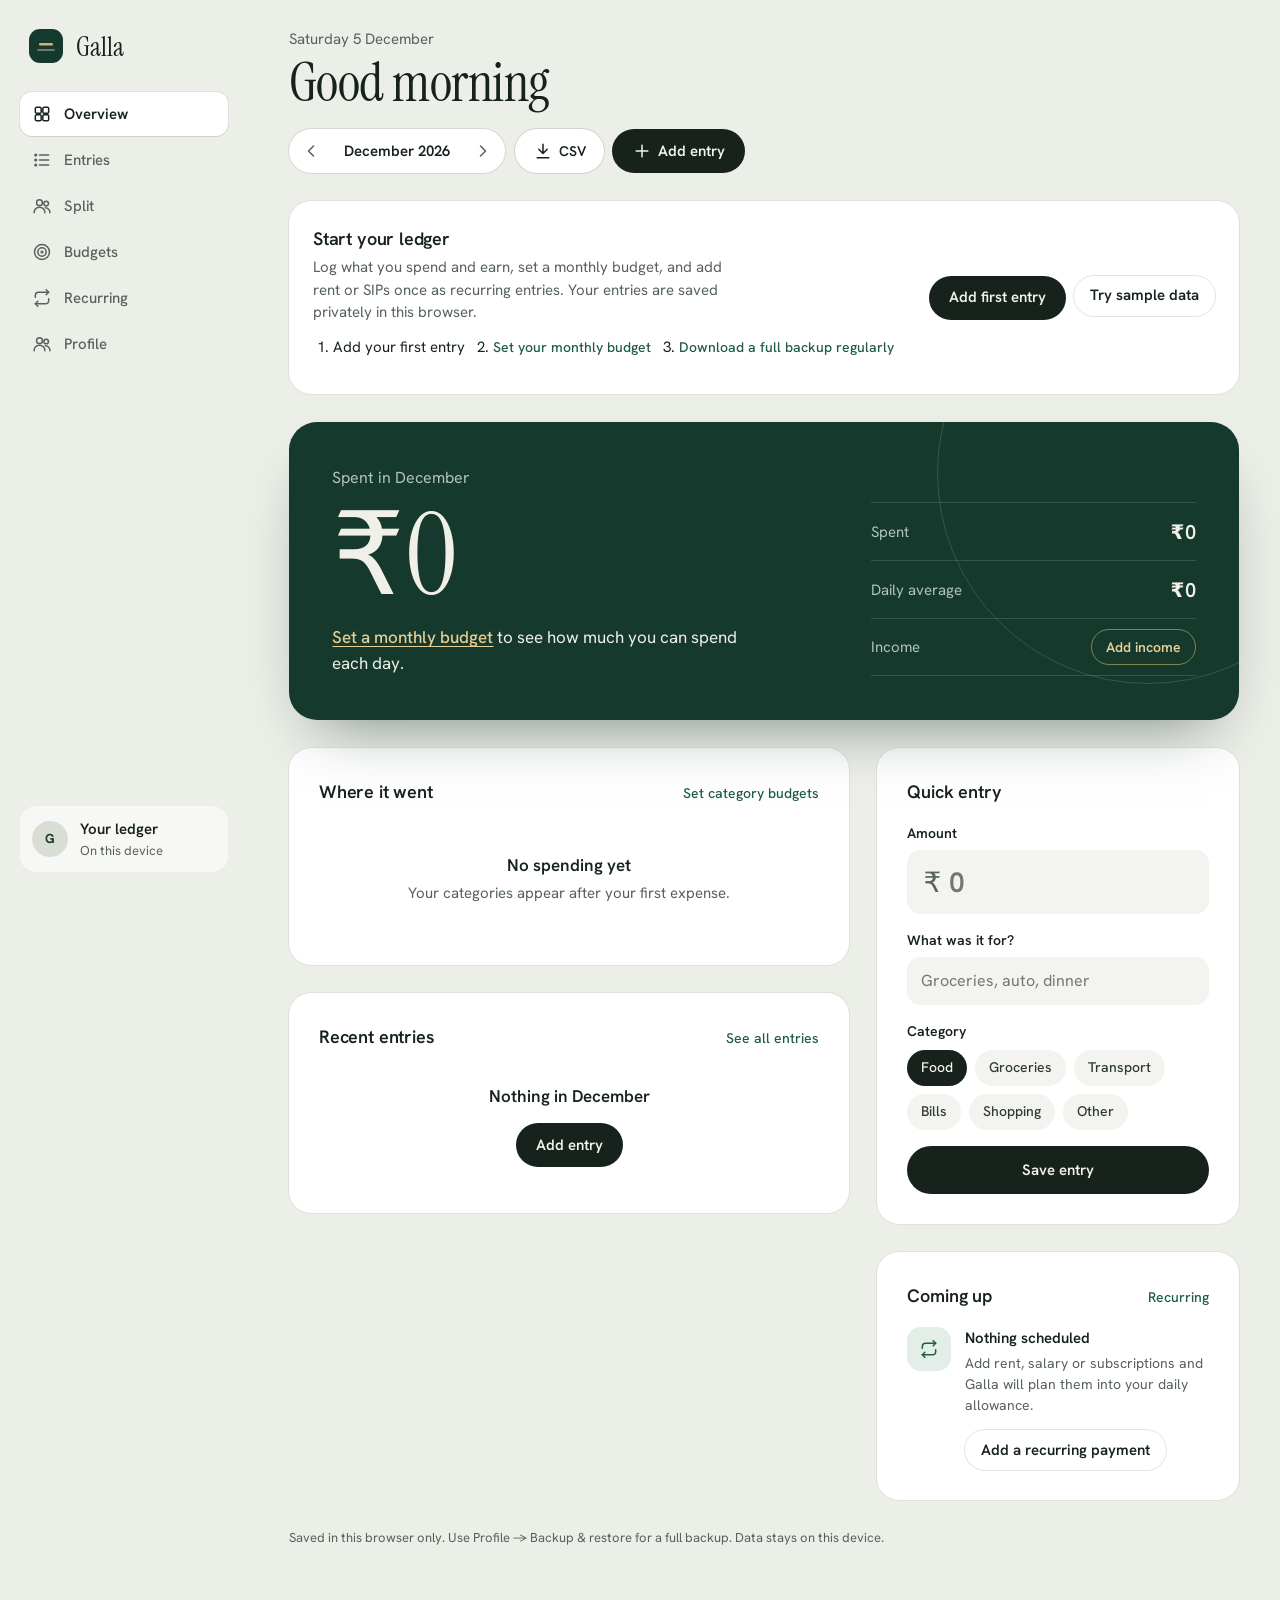
<file: index.html>
<!doctype html>
<html lang="en">
<head>
<meta charset="utf-8">
<meta name="viewport" content="width=device-width,initial-scale=1,viewport-fit=cover">
<meta name="description" content="Galla: track personal spending and split shared expenses with friends, in rupees.">
<meta name="theme-color" content="#ECEEE8">
<title>Galla — Expense Tracker, Budgets &amp; Bill Splitting</title>
<link rel="canonical" href="https://abhi23raj472.github.io/Galla/">
<meta name="robots" content="index,follow">
<meta property="og:type" content="website">
<meta property="og:title" content="Galla — Spend, Split, Settle">
<meta property="og:description" content="Track expenses in rupees, manage monthly budgets and split bills with friends. Your ledger stays in your browser.">
<meta property="og:url" content="https://abhi23raj472.github.io/Galla/">
<meta name="twitter:card" content="summary">
<meta name="twitter:title" content="Galla — Expense Tracker & Bill Splitting">
<meta name="twitter:description" content="A simpler way to track expenses, budget and settle shared bills in rupees.">
<script type="application/ld+json">{"@context":"https://schema.org","@type":"WebApplication","name":"Galla","url":"https://abhi23raj472.github.io/Galla/","description":"Personal expense tracking, monthly budgets and bill splitting in Indian rupees.","applicationCategory":"FinanceApplication","operatingSystem":"Any","browserRequirements":"Requires JavaScript","offers":{"@type":"Offer","price":"0","priceCurrency":"INR"}}</script>
<link rel="icon" type="image/svg+xml" href="assets/galla-logo.svg">
<link rel="preconnect" href="https://fonts.googleapis.com">
<link rel="preconnect" href="https://fonts.gstatic.com" crossorigin>
<link rel="stylesheet" href="https://fonts.googleapis.com/css2?family=Hanken+Grotesk:wght@400;500;600;700&family=Instrument+Serif:ital@0;1&display=swap">
<style>:root{color-scheme:light}body{margin:0;font:14px system-ui}img{max-width:100%}[hidden]{display:none!important}</style>
</head>
<body>

<style>
/* Layout: light, airy app shell — pastel hero card, white floating cards, pill tabs; bottom nav + add button on phones, top tabs on desktop; add/edit in a bottom sheet. Single light theme by design. */
:root{
  color-scheme:light;
  --bg:#F4F6FB; --surface:#FFFFFF; --surface-2:#F2F4F9; --ink:#141A2B; --muted:#6A7288; --line:#E5E8F0;
  --accent:#2F5BEA; --accent-ink:#FFFFFF; --accent-soft:#EAF0FF; --hero:#EAF7F1; --hero-ink:#141A2B;
  --mint:#DDF6EA; --sky:#E3ECFF; --marigold:#F5A524; --income:#12A150; --danger:#E5484D; --warn:#D98A06;
  --shadow:0 1px 2px rgba(20,26,43,.04),0 6px 20px rgba(20,26,43,.06);
  --display:"Plus Jakarta Sans",ui-sans-serif,system-ui,sans-serif;
  --body:"Plus Jakarta Sans",ui-sans-serif,system-ui,sans-serif;
  --mono:"Plus Jakarta Sans",ui-sans-serif,system-ui,sans-serif;
}
*{box-sizing:border-box}
body{background:var(--bg);color:var(--ink);font:15px/1.5 var(--body);font-feature-settings:'tnum' 1;-webkit-tap-highlight-color:transparent}
h1,h2,h3{font-family:var(--display);margin:0;text-wrap:balance}
h2{font-size:18px;font-weight:700;letter-spacing:-.02em}
h3{font-size:15px;font-weight:700}
.num{font-family:var(--mono);font-variant-numeric:tabular-nums;letter-spacing:-.01em}
.eyebrow{font-size:11px;letter-spacing:.12em;text-transform:uppercase;color:var(--muted);font-weight:600}
button,input,select{font:inherit;color:inherit}
button{cursor:pointer}
:focus-visible{outline:2px solid var(--accent);outline-offset:2px}
svg.i{width:20px;height:20px;flex:none}

.app{max-width:1080px;margin:0 auto;padding:18px 16px 110px;display:grid;grid-template-columns:minmax(0,1fr);gap:18px}
@media (min-width:1060px){.app{padding-bottom:48px}}

/* header */
.top{display:grid;gap:14px}
.top-row{display:flex;justify-content:space-between;align-items:center;gap:12px}
.top-row .brand{flex:1 1 auto;min-width:0}
.top-row .brand h1,.top-row .tagline{white-space:nowrap;overflow:hidden;text-overflow:ellipsis}
@media (max-width:520px){#exportBtn span{display:none}#exportBtn{padding:0;width:40px}.logo svg{width:40px;height:40px}}
@media (max-width:360px){.tagline{display:none}}
.brand{display:flex;align-items:center;gap:10px}
.logo{display:inline-flex;flex:none}
.logo svg{display:block;width:44px;height:44px;filter:drop-shadow(0 4px 10px rgba(47,91,234,.25))}
.tagline{font-size:12px;color:var(--muted);font-weight:600;letter-spacing:.02em}
.lock .logo svg{width:72px;height:72px}
.lock-brand{display:flex;align-items:center;gap:8px;font-weight:800;font-size:18px;letter-spacing:-.03em;color:var(--ink)}
.lock-brand .logo svg{width:28px;height:28px;filter:none}
.brand h1{font-size:clamp(24px,5vw,30px);font-weight:800;letter-spacing:-.035em;line-height:1.1}
.top-actions{display:flex;gap:8px;align-items:center;flex:none}
.iconbtn{display:inline-flex;align-items:center;justify-content:center;gap:6px;height:40px;min-width:40px;padding:0 14px;border:1px solid var(--line);background:var(--surface);border-radius:99px;box-shadow:var(--shadow);font-weight:500;font-size:14px}
.iconbtn:hover{background:var(--surface-2)}
.primary{display:inline-flex;align-items:center;justify-content:center;gap:6px;background:var(--accent);color:var(--accent-ink);border:0;border-radius:99px;padding:0 18px;height:42px;font-weight:600;white-space:nowrap;box-shadow:0 6px 16px rgba(47,91,234,.25)}
.primary:hover{filter:brightness(1.06)}
.desk{display:none}
@media (min-width:1060px){.desk{display:inline-flex}}
.month-bar{display:flex;align-items:center;justify-content:space-between;gap:10px;flex-wrap:wrap}
.month-nav{display:flex;align-items:center;gap:4px;background:var(--surface);border:1px solid var(--line);border-radius:99px;padding:4px;box-shadow:var(--shadow)}
.month-nav button{border:0;background:var(--surface-2);width:34px;height:34px;border-radius:50%;display:grid;place-items:center}
.month-nav button:hover{background:var(--surface-2)}
.month-nav span{min-width:140px;text-align:center;font-weight:600;font-size:15px}
.tabs{flex:none;display:none;gap:4px;background:var(--surface);border:1px solid var(--line);border-radius:99px;padding:4px;box-shadow:var(--shadow)}
@media (min-width:1060px){.tabs{display:flex}}
.tabs button{border:0;background:none;border-radius:99px;padding:7px 14px;font-weight:500;color:var(--muted);display:flex;gap:6px;align-items:center}
.tabs button[aria-selected="true"]{background:var(--accent);color:var(--accent-ink)}
.tabs svg.i{width:17px;height:17px}
@media (min-width:1060px){.tabs svg.i{display:none}.tabs button{padding:7px 13px}.acct .nm{display:none}.acct{padding:0 4px}}

/* bottom nav + fab */
.bottom-nav{position:fixed;left:0;right:0;bottom:0;z-index:20;background:rgba(255,255,255,.92);backdrop-filter:blur(14px);-webkit-backdrop-filter:blur(14px);border-top:1px solid var(--line);display:grid;grid-template-columns:repeat(5,1fr);padding:6px 4px calc(6px + env(safe-area-inset-bottom,0px))}
@media (min-width:1060px){.bottom-nav{display:none}}
.bottom-nav button{border:0;background:none;display:grid;justify-items:center;gap:2px;font-size:11px;font-weight:500;color:var(--muted);padding:6px 0;border-radius:10px}
.bottom-nav button[aria-selected="true"]{color:var(--accent)}
.bottom-nav button[aria-selected="true"] svg{background:var(--accent-soft);color:var(--accent);border-radius:99px;padding:2px 12px;width:44px;box-sizing:content-box}
.fab{position:fixed;right:16px;bottom:calc(78px + env(safe-area-inset-bottom,0px));z-index:21;width:58px;height:58px;border-radius:50%;border:0;background:var(--accent);color:var(--accent-ink);box-shadow:0 10px 24px rgba(47,91,234,.4);display:grid;place-items:center}
.fab svg{width:26px;height:26px}
@media (min-width:1060px){.fab{display:none}}

/* cards */
.card{background:var(--surface);border:1px solid rgba(229,232,240,.7);border-radius:22px;padding:20px;box-shadow:var(--shadow);min-width:0}
.card-h{display:flex;justify-content:space-between;align-items:center;gap:10px;margin-bottom:12px;flex-wrap:wrap}
.card-h .sub{font-size:13px;color:var(--muted)}
.grid2{display:grid;grid-template-columns:1fr;gap:18px}
@media (min-width:760px){.grid2{grid-template-columns:1fr 1fr}}
.grid3{display:grid;grid-template-columns:1fr;gap:12px}
@media (min-width:640px){.grid3{grid-template-columns:repeat(3,1fr)}}
.panel{display:grid;gap:18px}

/* hero */
.hero{background:linear-gradient(135deg,var(--mint) 0%,#E9F4FF 55%,var(--sky) 100%);color:var(--hero-ink);border-radius:26px;padding:22px;display:grid;gap:18px;position:relative;overflow:hidden;box-shadow:var(--shadow)}
.hero::after{content:"";position:absolute;right:-60px;top:-70px;width:220px;height:220px;border-radius:50%;background:radial-gradient(circle,rgba(47,91,234,.14),transparent 70%);pointer-events:none}
.hero>*{position:relative;z-index:1}
.hero .lbl{font-size:12.5px;color:var(--muted);font-weight:600}
.hero .big{font-family:var(--display);font-weight:800;font-size:clamp(36px,9vw,52px);line-height:1.05;letter-spacing:-.045em;margin-top:4px}
.hero .big.neg{color:var(--danger)}
.hero-stats{display:grid;grid-template-columns:repeat(3,1fr);gap:10px}
.hero-stat{background:rgba(255,255,255,.72);border:1px solid rgba(255,255,255,.9);border-radius:16px;padding:10px 12px;min-width:0;backdrop-filter:blur(6px)}
.hero-stat .v{font-weight:700;font-size:clamp(14px,3.6vw,18px);white-space:nowrap;overflow:hidden;text-overflow:ellipsis;letter-spacing:-.02em}
.hero-stat .l{font-size:11.5px;color:var(--muted);display:flex;align-items:center;gap:5px;font-weight:500}
.hero-stat .l i{width:7px;height:7px;border-radius:50%;display:inline-block}
.meter{height:10px;border-radius:99px;background:rgba(255,255,255,.8);overflow:hidden}
.meter i{display:block;height:100%;background:linear-gradient(90deg,var(--income),var(--marigold));border-radius:99px;transition:width .5s}
.meter.over i{background:var(--danger)}
.budget-line{display:flex;flex-wrap:wrap;justify-content:space-between;gap:6px 12px;font-size:13px;margin-top:8px;color:var(--muted);font-weight:500}
.hero .linkbtn{color:var(--accent);font-weight:600}
.linkbtn{background:none;border:0;padding:0;text-decoration:underline;text-underline-offset:3px;font-size:13px;color:var(--accent)}

/* welcome */
.welcome{display:flex;flex-wrap:wrap;gap:14px;align-items:center;justify-content:space-between}
.welcome p{margin:4px 0 0;color:var(--muted);max-width:52ch}
.welcome .btns{display:flex;gap:8px;flex-wrap:wrap}
.ghost{display:inline-flex;align-items:center;gap:6px;background:var(--surface);border:1px solid var(--line);border-radius:99px;padding:0 14px;height:40px;font-weight:500}
.ghost:hover{background:var(--surface-2)}

/* insights */
.insight{display:grid;gap:4px}
.insight .v{font-family:var(--display);font-weight:700;font-size:20px;letter-spacing:-.01em;overflow-wrap:anywhere}
.insight .d{font-size:13px;color:var(--muted)}
.up{color:var(--danger)} .down{color:var(--income)}

/* donut */
.donut-wrap{display:grid;grid-template-columns:150px 1fr;gap:18px;align-items:center}
@media (max-width:420px){.donut-wrap{grid-template-columns:1fr;justify-items:center}}
.donut svg{width:150px;height:150px;display:block}
.legend{display:grid;gap:8px;width:100%;min-width:0}
.legend-row{display:grid;grid-template-columns:12px 1fr auto;gap:8px;align-items:center;font-size:13.5px}
.legend-row .sw{width:10px;height:10px;border-radius:3px}
.legend-row .n{overflow:hidden;text-overflow:ellipsis;white-space:nowrap}
.legend-row .a{color:var(--muted)}

/* calendar */
.cal{display:grid;grid-template-columns:repeat(7,1fr);gap:5px}
.cal .dow{font-size:10.5px;color:var(--muted);text-align:center;font-weight:600;letter-spacing:.04em}
.cal button{aspect-ratio:1;border:0;border-radius:8px;background:var(--surface-2);font-size:12px;font-family:var(--mono);display:grid;place-items:center;color:var(--ink);padding:0;max-width:100%}
.cal button.today{outline:2px solid var(--marigold);outline-offset:-2px}
.cal button.future{opacity:.4}
.cal button.hot{color:var(--accent-ink)}
.cal-key{display:flex;align-items:center;gap:6px;font-size:11.5px;color:var(--muted);margin-top:10px}
.cal-key i{width:14px;height:10px;border-radius:3px;display:inline-block}

/* trend */
.trend svg{width:100%;height:auto;display:block}
.key{display:flex;gap:14px;font-size:12px;color:var(--muted)}
.key span{display:flex;align-items:center;gap:5px}
.key i{width:10px;height:10px;border-radius:3px;display:inline-block}

/* transactions */
.filters{display:flex;gap:8px;flex-wrap:wrap;align-items:center}
.search{position:relative;flex:1 1 200px;min-width:0}
.search svg{position:absolute;left:10px;top:50%;transform:translateY(-50%);width:17px;height:17px;color:var(--muted)}
.search input{width:100%;padding:9px 10px 9px 34px;border:1px solid var(--line);border-radius:99px;background:var(--surface)}
select.sel{padding:9px 10px;border:1px solid var(--line);border-radius:10px;background:var(--surface);min-width:0;max-width:100%}
.seg{display:inline-flex;background:var(--surface-2);border:1px solid var(--line);border-radius:99px;padding:3px;gap:2px}
.seg button{border:0;background:none;padding:6px 13px;border-radius:99px;font-size:13.5px;font-weight:500;color:var(--muted)}
.seg button[aria-pressed="true"]{background:var(--surface);color:var(--ink);box-shadow:0 1px 2px rgba(0,0,0,.08)}
.chip{display:inline-flex;align-items:center;gap:6px;background:var(--accent-soft);border-radius:99px;padding:4px 6px 4px 12px;font-size:13px;font-weight:500}
.chip button{border:0;background:none;display:grid;place-items:center;width:22px;height:22px;border-radius:50%}
.chip svg{width:14px;height:14px}
.filter-sum{display:flex;justify-content:space-between;flex-wrap:wrap;gap:8px;font-size:13px;color:var(--muted);margin-top:12px}
.day{margin-top:16px}
.day-h{display:flex;justify-content:space-between;font-size:12px;color:var(--muted);font-weight:600;letter-spacing:.04em;text-transform:uppercase;padding-bottom:6px;border-bottom:1px solid var(--line)}
.tx{display:grid;grid-template-columns:42px 1fr auto;gap:12px;align-items:center;padding:10px 4px;border-bottom:1px solid var(--line);border-radius:10px;cursor:pointer;width:100%;background:none;border-left:0;border-right:0;border-top:0;text-align:left}
.tx:hover{background:var(--surface-2)}
.tx:last-child{border-bottom:0}
.cat-ic{width:42px;height:42px;border-radius:14px;display:grid;place-items:center}
.cat-ic svg{width:20px;height:20px}
.tx .t{min-width:0}
.tx .d{font-weight:500;overflow-wrap:anywhere;display:flex;align-items:center;gap:6px;flex-wrap:wrap}
.tx .m{font-size:12.5px;color:var(--muted)}
.tx .amt{font-family:var(--mono);font-weight:600;font-variant-numeric:tabular-nums;white-space:nowrap}
.tx .amt.in{color:var(--income)}
.tag{font-size:10.5px;padding:1px 7px;border-radius:99px;background:var(--surface-2);border:1px solid var(--line);color:var(--muted);font-weight:500;display:inline-flex;gap:3px;align-items:center}
.tag svg{width:11px;height:11px}
.empty{text-align:center;padding:30px 12px;color:var(--muted)}
.empty strong{display:block;color:var(--ink);font-family:var(--display);font-size:18px;margin-bottom:4px}
.empty .btns{display:flex;gap:8px;justify-content:center;flex-wrap:wrap;margin-top:14px}

/* budgets */
.bud{display:grid;grid-template-columns:40px 1fr;gap:12px;padding:12px 0;border-bottom:1px solid var(--line);align-items:center}
.bud:last-child{border-bottom:0}
.bud .top{display:flex;justify-content:space-between;gap:8px;align-items:center;flex-wrap:wrap}
.bud .n{font-weight:500}
.bud .bar{height:8px;border-radius:99px;background:var(--surface-2);overflow:hidden;margin:7px 0 4px}
.bud .bar i{display:block;height:100%;border-radius:99px}
.bud .meta{display:flex;justify-content:space-between;gap:8px;font-size:12.5px;color:var(--muted);flex-wrap:wrap}
.limit{display:flex;align-items:center;gap:4px;font-size:13px;color:var(--muted)}
.limit input{width:96px;padding:5px 8px;border:1px solid var(--line);border-radius:8px;background:var(--surface-2);text-align:right;font-family:var(--mono)}
.status{font-size:11px;font-weight:600;padding:2px 8px;border-radius:99px}
.status.ok{background:color-mix(in srgb,var(--income) 16%,transparent);color:var(--income)}
.status.near{background:color-mix(in srgb,var(--warn) 18%,transparent);color:var(--warn)}
.status.over{background:color-mix(in srgb,var(--danger) 16%,transparent);color:var(--danger)}
.overall{display:flex;gap:10px;align-items:center;flex-wrap:wrap}
.overall input{width:150px;padding:9px 10px;border:1px solid var(--line);border-radius:10px;background:var(--surface-2);font-family:var(--mono)}

/* recurring */
.rule{display:grid;grid-template-columns:40px 1fr auto;gap:12px;align-items:center;padding:12px 0;border-bottom:1px solid var(--line)}
.rule:last-child{border-bottom:0}
.rule .d{font-weight:500;overflow-wrap:anywhere}
.rule .m{font-size:12.5px;color:var(--muted)}
.rule .acts{display:flex;gap:6px;align-items:center}
.rule.paused{opacity:.55}
.smallbtn{border:1px solid var(--line);background:var(--surface);border-radius:8px;padding:4px 10px;font-size:13px}
.smallbtn.danger{color:var(--danger)}
.note{font-size:13.5px;color:var(--muted);margin:0 0 6px;max-width:62ch}

/* sheet */
.scrim{position:fixed;inset:0;z-index:40;background:rgba(6,20,17,.45);display:flex;align-items:flex-end;justify-content:center}
@media (min-width:640px){.scrim{align-items:center;padding:16px}}
.sheet{background:var(--surface);width:100%;max-width:540px;border-radius:28px 28px 0 0;max-height:92dvh;overflow:auto;padding:10px 18px calc(18px + env(safe-area-inset-bottom,0px));animation:up .22s ease-out}
@media (min-width:640px){.sheet{border-radius:20px;padding:18px 22px 22px}}
@keyframes up{from{transform:translateY(24px);opacity:.4}to{transform:none;opacity:1}}
.grab{width:40px;height:4px;border-radius:99px;background:var(--line);margin:0 auto 12px}
@media (min-width:640px){.grab{display:none}}
.sheet-h{display:flex;justify-content:space-between;align-items:center;margin-bottom:14px}
.sheet form{display:grid;gap:14px}
.amount-field{display:flex;align-items:baseline;gap:6px;border-bottom:2px solid var(--line);padding-bottom:6px}
.amount-field:focus-within{border-color:var(--accent)}
.amount-field span{font-family:var(--display);font-size:30px;font-weight:700;color:var(--muted)}
.amount-field input::-webkit-outer-spin-button,.amount-field input::-webkit-inner-spin-button{-webkit-appearance:none;margin:0}
.amount-field input{letter-spacing:-.04em;-moz-appearance:textfield;appearance:textfield;border:0;background:none;font-family:var(--display);font-size:40px;font-weight:800;width:100%;min-width:0;letter-spacing:-.02em;outline:none}
.quick{display:flex;gap:6px;flex-wrap:wrap}
.quick button{border:1px solid var(--line);background:var(--surface-2);border-radius:99px;padding:4px 12px;font-size:13px;font-family:var(--mono)}
.fl{display:grid;gap:5px;font-size:12.5px;color:var(--muted);font-weight:500;min-width:0}
.fl input,.fl select{padding:10px 11px;border:1px solid var(--line);border-radius:10px;background:var(--surface-2);width:100%;min-width:0;font-size:15px;color:var(--ink)}
.row2{display:grid;grid-template-columns:1fr 1fr;gap:10px}
.catgrid{display:grid;grid-template-columns:repeat(auto-fill,minmax(88px,1fr));gap:6px}
.catgrid label{display:grid;justify-items:center;gap:4px;padding:8px 4px;border:1px solid var(--line);border-radius:12px;font-size:11.5px;text-align:center;cursor:pointer;line-height:1.2;color:var(--ink)}
.catgrid input{position:absolute;opacity:0;pointer-events:none}
.catgrid label:has(input:checked){border-color:var(--accent);background:var(--accent-soft)}
.catgrid label:has(input:focus-visible){outline:2px solid var(--accent)}
.catgrid .cat-ic{width:34px;height:34px;border-radius:10px}
.check{display:flex;gap:10px;align-items:flex-start;font-size:14px;padding:10px 12px;border:1px solid var(--line);border-radius:12px;background:var(--surface-2);cursor:pointer}
.check input{margin-top:3px;accent-color:var(--accent);width:17px;height:17px}
.check small{display:block;color:var(--muted);font-size:12.5px}
.sheet-actions{display:flex;gap:8px}
.sheet-actions .primary{flex:1;height:48px;font-size:16px}
.dangerbtn{border:1px solid var(--line);background:none;color:var(--danger);border-radius:10px;padding:0 14px;height:48px;font-weight:500}
.dangerbtn.confirm{background:var(--danger);color:#fff;border-color:var(--danger)}

/* split */
.av{width:40px;height:40px;border-radius:50%;display:grid;place-items:center;font-weight:700;font-family:var(--display);font-size:14px;flex:none;letter-spacing:-.02em}
.av.sm{width:28px;height:28px;font-size:10.5px}
.av.lg{width:52px;height:52px;font-size:18px}
.person{display:grid;grid-template-columns:40px 1fr auto;gap:12px;align-items:center;padding:10px 4px;width:100%;background:none;border:0;border-bottom:1px solid var(--line);text-align:left;border-radius:10px}
.person:hover{background:var(--surface-2)}
.person:last-child{border-bottom:0}
.person .n{font-weight:500;overflow-wrap:anywhere}
.person .m{font-size:12.5px;color:var(--muted)}
.bal{text-align:right;font-size:11.5px;color:var(--muted);white-space:nowrap}
.bal b{display:block;font-family:var(--mono);font-size:15px;font-weight:600;color:var(--ink)}
.bal.pos b{color:var(--income)} .bal.neg b{color:var(--danger)}
.groups{display:grid;gap:10px;grid-template-columns:repeat(auto-fill,minmax(230px,1fr))}
.group{border:1px solid var(--line);border-radius:18px;padding:16px;background:linear-gradient(160deg,var(--surface-2),var(--surface));text-align:left;display:grid;gap:10px;width:100%}
.group:hover{border-color:var(--accent)}
.group .gn{font-family:var(--display);font-weight:700;font-size:16px;overflow-wrap:anywhere}
.group .gm{display:flex;justify-content:space-between;align-items:center;gap:8px;font-size:12.5px;color:var(--muted)}
.stack{display:flex}
.stack .av{margin-left:-4px;box-shadow:0 0 0 2px var(--surface)}
.stack .av:first-child{margin-left:0}
.pos-t{color:var(--income)} .neg-t{color:var(--danger)}
.splitbox{display:grid;gap:12px;padding:12px;border:1px solid var(--line);border-radius:12px;background:var(--surface-2)}
.pchips{display:flex;flex-wrap:wrap;gap:6px}
.pchips label{display:inline-flex;align-items:center;gap:6px;border:1px solid var(--line);border-radius:99px;padding:3px 11px 3px 3px;font-size:13px;cursor:pointer;background:var(--surface);color:var(--ink)}
.pchips input{position:absolute;opacity:0;pointer-events:none}
.pchips label:has(input:checked){border-color:var(--accent);background:var(--accent-soft)}
.pchips label:has(input:focus-visible){outline:2px solid var(--accent)}
.shares{display:grid;gap:6px}
.share-row{display:grid;grid-template-columns:1fr 110px;gap:8px;align-items:center;font-size:14px;color:var(--ink)}
.share-row>span{display:flex;gap:8px;align-items:center;min-width:0}
.share-row input{padding:7px 9px;border:1px solid var(--line);border-radius:8px;background:var(--surface);text-align:right;font-family:var(--mono);width:100%}
.share-row .calc{font-family:var(--mono);text-align:right;color:var(--muted)}
.remain{font-size:12.5px;color:var(--muted)} .remain.bad{color:var(--danger)}
.inline-add{display:flex;gap:6px;flex-wrap:wrap}
.inline-add input{flex:1 1 140px;min-width:0;padding:8px 10px;border:1px solid var(--line);border-radius:8px;background:var(--surface)}
.dsec{display:grid;gap:8px;padding:14px 0;border-top:1px solid var(--line)}
.dsec:first-of-type{border-top:0}
.dsec h3{font-size:14px}
.dhead{display:flex;gap:12px;align-items:center;min-width:0}
.dhead .t{min-width:0}
.dhead h2{overflow-wrap:anywhere}
.dstatus{font-size:14px;color:var(--muted)}
.hist{display:grid;grid-template-columns:1fr auto;gap:10px;align-items:center;padding:8px 0;border-bottom:1px dashed var(--line);font-size:14px}
.hist:last-child{border-bottom:0}
.hist .m{font-size:12px;color:var(--muted)}
.hist .r{display:flex;gap:6px;align-items:center;font-family:var(--mono);white-space:nowrap}
.suggest{display:grid;grid-template-columns:auto 1fr auto;gap:10px;align-items:center;padding:8px 0;border-bottom:1px dashed var(--line);font-size:14px}
.suggest:last-child{border-bottom:0}
.upi{display:flex;gap:8px;align-items:center;font-size:13px;color:var(--muted);flex-wrap:wrap}
.upi code{font-family:var(--mono);color:var(--ink);background:var(--surface-2);padding:2px 6px;border-radius:6px;overflow-wrap:anywhere}
.acct{display:inline-flex;align-items:center;gap:8px;height:40px;padding:0 12px 0 4px;border:1px solid var(--line);background:var(--surface);border-radius:99px;box-shadow:var(--shadow);font-weight:600;font-size:14px;max-width:190px}
.acct .av{width:32px;height:32px;font-size:12px}
.acct .nm{overflow:hidden;text-overflow:ellipsis;white-space:nowrap}
.acct svg.i{width:16px;height:16px;color:var(--muted)}
@media (max-width:420px){.acct .nm{display:none}.acct{padding:0 4px}}
.lock{position:fixed;inset:0;z-index:80;background:linear-gradient(160deg,var(--mint),#EEF5FF 50%,var(--sky));display:grid;place-items:center;padding:24px 16px calc(24px + env(safe-area-inset-bottom,0px))}
.lock-box{width:100%;max-width:340px;display:grid;gap:18px;justify-items:center;text-align:center}
.lock-box h1{font-size:26px;font-weight:800;letter-spacing:-.035em}
.lock-box p{margin:0;color:var(--muted);font-size:14px}
.lock .av.lg{width:64px;height:64px;font-size:22px;box-shadow:0 6px 18px rgba(20,26,43,.1)}
.dots{display:flex;gap:14px;height:18px}
.dots i{width:14px;height:14px;border-radius:50%;border:2px solid var(--accent);transition:background .15s}
.dots i.on{background:var(--accent)}
.dots.err{animation:shake .35s}
.dots.err i{border-color:var(--danger)}
@keyframes shake{25%{transform:translateX(-8px)}50%{transform:translateX(8px)}75%{transform:translateX(-4px)}}
.keypad{display:grid;grid-template-columns:repeat(3,72px);gap:14px;justify-content:center}
.keypad button{width:72px;height:72px;border-radius:50%;border:0;background:rgba(255,255,255,.85);font-size:26px;font-weight:600;box-shadow:var(--shadow);color:var(--ink)}
.keypad button:active{background:var(--accent-soft)}
.keypad button.blank{visibility:hidden}
.keypad button.bk{background:none;box-shadow:none;font-size:15px;color:var(--muted)}
.lock-msg{min-height:20px;font-size:13.5px;color:var(--danger);font-weight:500}
.lock-loading{color:var(--muted);font-weight:500}
.pinrow{display:grid;grid-template-columns:1fr 1fr;gap:10px}
.pinrow input{padding:10px 12px;border:1px solid var(--line);border-radius:12px;background:var(--surface-2);font-size:18px;letter-spacing:.4em;text-align:center;width:100%;min-width:0}
.statusline{font-size:12px;color:var(--muted);text-align:center}
.toast{position:fixed;left:50%;top:calc(12px + env(safe-area-inset-top,0px));bottom:auto;transform:translate(-50%,-8px);max-width:calc(100% - 32px);text-align:center;box-shadow:0 8px 24px rgba(20,26,43,.18);border-radius:99px;background:var(--ink);color:var(--bg);padding:9px 16px;border-radius:10px;font-size:14px;opacity:0;transition:opacity .2s,transform .2s;pointer-events:none;z-index:90;white-space:normal}
.toast.show{transform:translate(-50%,0)}
.toast.show{opacity:1}
@media (prefers-reduced-motion:reduce){*{transition:none!important;animation:none!important}}
</style>

<link rel="stylesheet" href="premium.css">
<noscript><p class="card">Galla helps you track expenses, manage budgets and split bills in rupees. Enable JavaScript to use your private ledger.</p></noscript>
<a class="skip-link" href="#mainContent">Skip to dashboard</a>
<aside class="sidebar" aria-label="Galla navigation">
 <a class="sidebar-brand" href="./" aria-label="Galla home"><svg class="mark" width="36" height="36" viewBox="0 0 36 36" aria-hidden="true"><rect x="1" y="1" width="34" height="34" rx="11" fill="#16392D"/><rect x="11" y="15" width="14" height="2.4" rx="1.2" fill="#D4B26A"/><path d="M10 22h16" stroke="#F1F0E8" stroke-width="1.6" stroke-linecap="round" opacity=".5"/></svg><strong>Galla</strong></a>
 <nav class="tabs" id="topTabs" role="tablist" aria-label="Sections"></nav>
 <button class="sidebar-foot" data-goto="profile"><span class="side-av" id="sideAv" aria-hidden="true">G</span><span class="side-who"><strong id="sideName">Your ledger</strong><small id="sideSync">On this device</small></span></button>
</aside>
<div class="app">
  <header class="top"><div class="page-intro"><p class="page-date" id="pageDate" hidden></p><h1 id="pageTitle">Overview</h1><p id="pageSubtitle">A little clarity for your everyday money.</p></div>
    <div class="top-row">
      <div class="brand"><svg class="mark" width="30" height="30" viewBox="0 0 36 36" aria-hidden="true"><rect x="1" y="1" width="34" height="34" rx="11" fill="#16392D"/><rect x="11" y="15" width="14" height="2.4" rx="1.2" fill="#D4B26A"/><path d="M10 22h16" stroke="#F1F0E8" stroke-width="1.6" stroke-linecap="round" opacity=".5"/></svg><span class="mobile-brand-name">Galla</span><span class="logo" id="brandLogo" hidden></span></div>

      <div class="top-actions">

        <button class="iconbtn" id="exportBtn" hidden title="Export all entries as CSV" aria-label="Export CSV"><svg class="i" data-i="download"></svg><span>CSV</span></button>
        <button class="primary desk" id="addBtnDesk"><svg class="i" data-i="plus"></svg>Add entry</button>
      </div>
    </div>
    <div class="month-bar" id="monthBar">
      <div class="month-nav" aria-label="Choose month">
        <button id="prevM" aria-label="Previous month"><svg class="i" data-i="chevL"></svg></button>
        <span id="monthLabel">—</span>
        <button id="nextM" aria-label="Next month"><svg class="i" data-i="chevR"></svg></button>
      </div>
      <button class="linkbtn" id="thisMonth" hidden>Back to this month</button>
    </div>
  </header>

  <main id="mainContent">
    <!-- OVERVIEW -->
    <section class="panel" data-panel="overview">
      <div class="card welcome" id="welcome" hidden>
        <div><h2>Start your ledger</h2><p>Log what you spend and earn, set a monthly budget, and add rent or SIPs once as recurring entries. Your entries are saved privately in this browser.</p><ol class="setup-list"><li>Add your first entry</li><li><button class="linkbtn" data-goto="budgets">Set your monthly budget</button></li><li><button class="linkbtn" data-goto="profile">Download a full backup regularly</button></li></ol></div>
        <div class="btns"><button class="primary" data-add>Add first entry</button><button class="ghost" data-sample>Try sample data</button></div>
      </div>

      <section class="vault" aria-labelledby="balLbl">
        <div class="vault-grid">
          <div>
            <h2 class="vault-lbl" id="balLbl">Left this month</h2>
            <div class="figure num" id="balance">₹0</div>
            <p class="vault-note" id="budgetText">Set a monthly budget to see how much you can spend each day.</p>
            <ul class="cat-alerts" id="catAlerts" hidden></ul>
          </div>
          <div class="facts">
            <div class="fact"><span class="fact-l">Spent</span><span class="num"><strong id="hSpent">₹0</strong><span class="fact-of" id="hSpentOf"></span></span></div>
            <div class="fact" title="Daily spending excludes rent, investments and recurring entries"><span class="fact-l">Daily average</span><strong class="num" id="hDaily">₹0</strong></div>
            <div class="fact"><span class="fact-l">Income</span><span><strong class="num" id="hIncome">—</strong><button type="button" class="gold-btn" id="addIncome" hidden>Add income</button></span></div>
          </div>
        </div>
        <div class="runway" id="pace"></div>
      </section>

      <div class="ov-cols">
        <div class="ov-col">
          <section class="pcard" aria-labelledby="whereTitle"><div class="card-h"><h2 id="whereTitle">Where it went</h2><button class="linkbtn" data-goto="budgets">Set category budgets</button></div><div id="donut"></div></section>
          <section class="pcard" aria-labelledby="recentTitle"><div class="card-h"><h2 id="recentTitle">Recent entries</h2><button class="linkbtn" data-goto="transactions">See all entries</button></div><div id="recent"></div></section>
        </div>
        <div class="ov-col">
          <section class="pcard" aria-labelledby="quickTitle">
            <div class="card-h"><h2 id="quickTitle">Quick entry</h2></div>
            <form id="quickForm" class="quick-form" autocomplete="off" novalidate>
              <label class="qf" for="qAmount">Amount<span class="q-amount"><span aria-hidden="true">₹</span><input id="qAmount" type="number" inputmode="decimal" min="0" step="0.01" placeholder="0"></span></label>
              <label class="qf" for="qDesc">What was it for?<input id="qDesc" type="text" maxlength="80" placeholder="Groceries, auto, dinner"></label>
              <fieldset class="qf q-cats"><legend>Category</legend><div class="q-chips" id="qCats"></div></fieldset>
              <button class="q-save" type="submit" id="qSave">Save entry</button>
              <p class="q-status" id="qStatus" role="status" aria-live="polite"></p>
            </form>
          </section>
          <section class="pcard" aria-labelledby="upTitle"><div class="card-h"><h2 id="upTitle">Coming up</h2><button class="linkbtn" data-goto="recurring">Recurring</button></div><div id="upcomingPreview"></div></section>
        </div>
      </div>

      <details class="card spending-details"><summary>History and insights<span>Six months, daily spending and comparisons</span></summary><div class="details-content"><div class="grid3" id="insights"></div><div class="card-h"><h2>Income and spending, six months</h2><div class="key"><span><i style="background:var(--income)"></i>Income</span><span><i style="background:var(--accent)"></i>Spending</span></div></div><div class="trend" id="trend"></div><div class="card-h" style="margin-top:28px"><h2>Daily spending</h2><span class="sub">Choose a day to see its entries</span></div><div id="cal"></div></div></details>

    </section>

    <!-- TRANSACTIONS -->
    <section class="panel" data-panel="transactions" hidden>
      <section class="card">
        <div class="filters">
          <div class="search"><svg class="i" data-i="search"></svg><input id="search" type="search" placeholder="Search description or category" aria-label="Search entries"></div>
          <div class="seg" id="typeSeg" role="group" aria-label="Entry type">
            <button data-type="" aria-pressed="true">All</button><button data-type="expense" aria-pressed="false">Spent</button><button data-type="income" aria-pressed="false">Income</button>
          </div>
          <select class="sel" id="catFilter" aria-label="Filter by category"><option value="">All categories</option></select>
          <button class="ghost" id="importBtn" type="button"><svg class="i" data-i="download"></svg>Import statement</button>
        </div>
        <details class="entry-options"><summary>Date range &amp; sorting</summary><div class="range-filters"><label class="fl">From<input type="date" id="filterFrom"></label><label class="fl">To<input type="date" id="filterTo"></label><label class="fl">Sort entries<select id="entrySort"><option value="newest">Newest first</option><option value="oldest">Oldest first</option><option value="largest">Largest amount</option><option value="smallest">Smallest amount</option></select></label></div><p class="note">A date range searches across months.</p></details><p id="rangeStatus" role="status"></p><div id="recurringFilter" hidden><span class="chip">Generated recurring entries <button id="clearRecurring" aria-label="Show all entries">×</button></span></div><div id="dayChip"></div>
        <div class="filter-sum" id="filterSum"></div>
        <div id="list"></div>
        <div id="sampleRemove" hidden style="margin-top:14px;text-align:center"><button class="linkbtn" id="removeSamples">Remove all sample entries</button></div>
      </section>
    </section>

    <!-- SPLIT -->
    <section class="panel" data-panel="split" hidden><p class="card split-guide">Start with <button class="linkbtn" id="guideFriend">a friend</button>, optionally <button class="linkbtn" id="guideGroup">create a group</button>, then <button class="linkbtn" id="guideExpense">add a shared expense</button>. Recording a settlement does not send money.</p>
      <div class="hero">
        <div><div class="lbl">Across all friends, you are</div><div class="big" id="sNet" style="font-size:clamp(30px,7vw,44px)">all settled up</div></div>
        <div class="hero-stats" style="grid-template-columns:repeat(2,1fr)">
          <div class="hero-stat"><div class="l"><i style="background:var(--income)"></i>Owed to you</div><div class="v" id="sOwed">₹0</div></div>
          <div class="hero-stat"><div class="l"><i style="background:var(--danger)"></i>You owe</div><div class="v" id="sOwe">₹0</div></div>
        </div>
      </div>
      <section class="card">
        <div class="card-h"><h2>Groups</h2><button class="ghost" id="newGroup"><svg class="i" data-i="plus"></svg>New group</button></div>
        <div id="groups"></div>
      </section>
      <section class="card">
        <div class="card-h"><h2>Friends</h2><button class="ghost" id="newFriend"><svg class="i" data-i="plus"></svg>Add friend</button></div>
        <div id="friends"></div>
      </section>
      <section class="card">
        <div class="card-h"><h2>Recent activity</h2><button class="primary" id="addShared"><svg class="i" data-i="plus"></svg>Add shared expense</button></div>
        <div id="splitActivity"></div>
      </section>
    </section>

    <!-- BUDGETS -->
    <section class="panel" data-panel="budgets" hidden>
      <section class="card">
        <div class="card-h"><h2>Monthly budget</h2><span class="sub">Applies to every month</span></div>
        <div class="overall">
          <label class="limit" for="overallBudget">₹ <input id="overallBudget" type="number" min="0" step="500" inputmode="numeric" placeholder="No budget" aria-label="Monthly budget for every month"></label>
          <span class="note" id="overallNote" style="margin:0"></span>
        </div>
      </section>
      <section class="card">
        <div class="card-h"><h2>Category limits</h2><span class="sub" id="budMonth"></span></div>
        <p class="note">Limits apply to every month. The selected month changes spending totals only. Changes save when you leave a field; leave a limit blank to remove it.</p>
        <p id="budgetStatus" role="status" aria-live="polite">All changes saved</p><div id="budList"></div>
      </section>
    </section>

    <!-- RECURRING -->
    <section class="panel" data-panel="profile" hidden><div id="profileContent"></div></section>
    <section class="panel" data-panel="recurring" hidden>
      <section class="card">
        <div class="card-h"><h2>Recurring every month</h2><button class="primary" id="addRule"><svg class="i" data-i="plus"></svg>New</button></div>
        <p class="note">Rent, salary, SIPs, subscriptions and EMIs. Due entries are added when you open Galla, including missed months from the last 12 months. No payment is made. Pause a rule to stop future entries. Review generated entries below.</p>
        <div id="recurringStatus" role="status" aria-live="polite"></div><button class="ghost" id="reviewRecurring">Review generated entries</button><div id="rules"></div>
      </section>
    </section>
  </main>
  <div class="statusline" id="status">Loading your ledger…</div>
</div>

<nav class="bottom-nav" id="bottomNav" role="tablist" aria-label="Sections"></nav>
<button class="fab" id="fab" aria-label="Add entry"><svg class="i" data-i="plus"></svg></button>

<div class="scrim" id="scrim" hidden>
  <div class="sheet" role="dialog" aria-modal="true" aria-labelledby="sheetTitle">
    <div class="grab"></div>
    <div class="sheet-h"><h2 id="sheetTitle">Add entry</h2><button class="iconbtn" id="closeSheet" aria-label="Close"><svg class="i" data-i="x"></svg></button></div>
    <form id="form" autocomplete="off">
      <div class="seg" id="formType" role="group" aria-label="Entry type" style="justify-self:start">
        <button type="button" data-type="expense" aria-pressed="true">Expense</button><button type="button" data-type="income" aria-pressed="false">Income</button>
      </div>
      <div>
        <label class="amount-field" for="fAmount"><span>₹</span><input id="fAmount" type="number" inputmode="decimal" min="0" step="0.01" placeholder="0" required aria-label="Amount in rupees"></label>
        <div class="quick" id="quick" style="margin-top:10px"></div>
      </div>
      <label class="fl">What for<input id="fDesc" type="text" maxlength="80" placeholder="Lunch at office canteen" required></label>
      <div class="fl"><span>Category</span><div class="catgrid" id="catGrid" role="radiogroup" aria-label="Category"></div></div>
      <div id="splitWrap" style="display:grid;gap:10px">
        <label class="check"><input type="checkbox" id="fSplit"><span>Split with friends<small>Share this with a group or friends. Only your share counts as your spending.</small></span></label>
        <div class="splitbox" id="splitBox" hidden>
          <div class="row2">
            <label class="fl">Group<select id="fGroup"></select></label>
            <label class="fl">Paid by<select id="fPaidBy"></select></label>
          </div>
          <div class="fl"><span>Split between</span><div class="pchips" id="pChips"></div></div>
          <div class="inline-add"><input id="quickFriend" placeholder="Add someone new by name" maxlength="40" aria-label="New friend name"><button type="button" class="smallbtn" id="quickFriendBtn">Add</button></div>
          <div class="seg" id="splitMode" role="group" aria-label="How to split" style="justify-self:start"><button type="button" data-m="equal" aria-pressed="true">Equally</button><button type="button" data-m="exact" aria-pressed="false">Exact ₹</button><button type="button" data-m="pct" aria-pressed="false">Percent</button></div>
          <div class="shares" id="shares"></div>
          <div class="remain" id="remain"></div>
        </div>
      </div>
      <details class="entry-options" id="entryOptions"><summary>Payment, date &amp; repeat options</summary><div class="row2">
        <label class="fl">Paid via<select id="fPay"><option>UPI</option><option>Card</option><option>Cash</option><option>Net banking</option><option>Auto-debit</option></select></label>
        <label class="fl">Date<input id="fDate" type="date" required></label>
      </div>
      <label class="check" id="repeatWrap"><input type="checkbox" id="fRepeat"><span>Repeat every month<small id="repeatHint">Added when you open Galla after the due date</small></span></label>
      </details>
    </form><div class="entry-footer"><p id="entrySaveStatus" class="note" role="status" aria-live="polite"></p><div class="sheet-actions"><button type="button" class="dangerbtn" id="deleteBtn" hidden>Delete</button><button class="primary" id="submitBtn" type="submit" form="form">Add expense</button></div></div>
  </div>
</div>
<div class="scrim" id="scrim2" hidden>
  <div class="sheet" role="dialog" aria-modal="true" aria-label="Details"><div class="grab"></div><div id="detail"></div></div>
</div>

</div>
<div class="toast" id="toast" role="status" aria-live="polite"></div>

<script src="config.js"></script>
<script>
// ---------- constants ----------
const ICONS={
  food:'<path d="M7 3v8M5 3v5a2 2 0 0 0 4 0V3M7 11v10M17 3c-2 0-3 2-3 5s1 4 3 4v9"/>',
  basket:'<path d="M3 9h18l-2 11H5z"/><path d="M8 9l4-6 4 6M9 13v4M15 13v4"/>',
  car:'<path d="M4 16v-4l2-5h12l2 5v4z"/><circle cx="8" cy="16.5" r="1.8"/><circle cx="16" cy="16.5" r="1.8"/><path d="M4 12h16"/>',
  home:'<path d="M3 11l9-7 9 7"/><path d="M5 10v10h14V10"/><path d="M10 20v-6h4v6"/>',
  bolt:'<path d="M13 2L4 14h7l-1 8 9-12h-7z"/>',
  bag:'<path d="M5 8h14l-1 13H6z"/><path d="M9 8a3 3 0 0 1 6 0"/>',
  heart:'<path d="M12 20s-8-4.8-8-10.5A4.5 4.5 0 0 1 12 7a4.5 4.5 0 0 1 8 2.5C20 15.2 12 20 12 20z"/>',
  film:'<rect x="3" y="5" width="18" height="14" rx="2"/><path d="M7 5v14M17 5v14M3 12h4M17 12h4"/>',
  globe:'<circle cx="12" cy="12" r="9"/><path d="M3 12h18M12 3c3 3 3 15 0 18M12 3c-3 3-3 15 0 18"/>',
  book:'<path d="M4 5a2 2 0 0 1 2-2h14v16H6a2 2 0 0 0-2 2z"/><path d="M4 21V5M9 7h7"/>',
  chart:'<path d="M4 20V10M10 20V4M16 20v-7M22 20H2"/>',
  dots:'<circle cx="6" cy="12" r="1.3"/><circle cx="12" cy="12" r="1.3"/><circle cx="18" cy="12" r="1.3"/>',
  brief:'<rect x="3" y="7" width="18" height="13" rx="2"/><path d="M9 7V5h6v2M3 13h18"/>',
  laptop:'<rect x="5" y="5" width="14" height="10" rx="1.5"/><path d="M3 19h18"/>',
  pct:'<path d="M19 5L5 19"/><circle cx="7" cy="7" r="2.2"/><circle cx="17" cy="17" r="2.2"/>',
  back:'<path d="M9 14L4 9l5-5"/><path d="M4 9h11a5 5 0 0 1 0 10h-3"/>',
  gift:'<rect x="3" y="8" width="18" height="5" rx="1"/><path d="M5 13v8h14v-8M12 8v13M12 8S10 3 7.5 4.5 9 8 12 8zM12 8s2-5 4.5-3.5S15 8 12 8z"/>',
  plus:'<path d="M12 5v14M5 12h14"/>',
  grid:'<rect x="4" y="4" width="7" height="7" rx="1.5"/><rect x="13" y="4" width="7" height="7" rx="1.5"/><rect x="4" y="13" width="7" height="7" rx="1.5"/><rect x="13" y="13" width="7" height="7" rx="1.5"/>',
  list:'<path d="M9 6h11M9 12h11M9 18h11"/><circle cx="4.5" cy="6" r="1"/><circle cx="4.5" cy="12" r="1"/><circle cx="4.5" cy="18" r="1"/>',
  target:'<circle cx="12" cy="12" r="9"/><circle cx="12" cy="12" r="5"/><circle cx="12" cy="12" r="1"/>',
  repeat:'<path d="M17 2l3 3-3 3"/><path d="M4 11V9a4 4 0 0 1 4-4h12"/><path d="M7 22l-3-3 3-3"/><path d="M20 13v2a4 4 0 0 1-4 4H4"/>',
  download:'<path d="M12 4v11M7 10l5 5 5-5M5 20h14"/>',
  search:'<circle cx="11" cy="11" r="7"/><path d="M20 20l-4-4"/>',
  chevL:'<path d="M15 6l-6 6 6 6"/>', chevR:'<path d="M9 6l6 6-6 6"/>',
  x:'<path d="M6 6l12 12M18 6L6 18"/>',
  lock:'<rect x="5" y="11" width="14" height="10" rx="2"/><path d="M8 11V8a4 4 0 0 1 8 0v3"/>',
  users:'<circle cx="9" cy="8" r="3.5"/><path d="M2.5 20a6.5 6.5 0 0 1 13 0"/><circle cx="17" cy="9" r="2.8"/><path d="M16 14.2A5.5 5.5 0 0 1 21.5 20"/>',
  swap:'<path d="M7 4L3 8l4 4M3 8h14M17 12l4 4-4 4M21 16H7"/>'
};
let _logoN=0;
const LOGO_INNER='<defs><linearGradient id="gBg" x1="4" y1="2" x2="44" y2="46" gradientUnits="userSpaceOnUse"><stop offset="0" stop-color="#3B6BFF"/><stop offset=".55" stop-color="#2F5BEA"/><stop offset="1" stop-color="#14B87A"/></linearGradient><linearGradient id="gCoin" x1="17" y1="8" x2="31" y2="24" gradientUnits="userSpaceOnUse"><stop offset="0" stop-color="#FFD866"/><stop offset="1" stop-color="#F5A524"/></linearGradient></defs><rect width="48" height="48" rx="13" fill="url(#gBg)"/><circle cx="38" cy="9" r="14" fill="#FFFFFF" opacity=".08"/><circle cx="24" cy="16.5" r="7.6" fill="url(#gCoin)"/><circle cx="24" cy="16.5" r="5.9" fill="none" stroke="#FFF3C4" stroke-width=".8" opacity=".8"/><path d="M21.3 12.9h5.4M21.3 15h5.4M22.3 12.9c2.9 0 2.9 4.3 0 4.3h-1l3.9 3.3" fill="none" stroke="#8A5300" stroke-width="1.35" stroke-linecap="round" stroke-linejoin="round"/><rect x="9.5" y="21.5" width="29" height="17" rx="4.5" fill="#FFFFFF"/><rect x="16.5" y="20.3" width="15" height="3" rx="1.5" fill="#173A9E"/><path d="M9.5 28.4h29" stroke="#DCE6FF" stroke-width="1.2"/><rect x="19.5" y="31.4" width="9" height="3" rx="1.5" fill="#2F5BEA"/>';
function logo(label="Galla"){const n=++_logoN;return `<svg viewBox="0 0 48 48" role="img" aria-label="${label}">${LOGO_INNER.replace(/gBg/g,'gBg'+n).replace(/gCoin/g,'gCoin'+n)}</svg>`}
const svg=(n,cls="i")=>`<svg class="${cls}" viewBox="0 0 24 24" fill="none" stroke="currentColor" stroke-width="1.8" stroke-linecap="round" stroke-linejoin="round" aria-hidden="true">${ICONS[n]||ICONS.dots}</svg>`;
document.querySelectorAll("svg[data-i]").forEach(s=>s.outerHTML=svg(s.dataset.i));
document.getElementById("brandLogo").innerHTML=logo();


const EXP=[
  {n:"Food & dining",c:"#E0901B",i:"food"},{n:"Groceries",c:"#2F8F55",i:"basket"},{n:"Transport",c:"#3B7DD8",i:"car"},
  {n:"Rent & housing",c:"#8A5CC7",i:"home"},{n:"Bills & recharge",c:"#12867A",i:"bolt"},{n:"Shopping",c:"#D2557A",i:"bag"},
  {n:"Health",c:"#C9483A",i:"heart"},{n:"Entertainment",c:"#B37A1F",i:"film"},{n:"Travel",c:"#2AA0B8",i:"globe"},
  {n:"Education",c:"#5467C9",i:"book"},{n:"Investments",c:"#4E8F2A",i:"chart"},{n:"Other",c:"#7C8B87",i:"dots"}
];
const INC=[
  {n:"Salary",c:"#2E8B57",i:"brief"},{n:"Freelance",c:"#3B7DD8",i:"laptop"},{n:"Interest",c:"#8A5CC7",i:"pct"},
  {n:"Refund",c:"#12867A",i:"back"},{n:"Gift",c:"#D2557A",i:"gift"},{n:"Other income",c:"#7C8B87",i:"plus"}
];
const cat=n=>[...EXP,...INC].find(x=>x.n===n)||{n,c:"#7C8B87",i:"dots"};
const catIcon=(n,cls="cat-ic")=>{const c=cat(n);return `<span class="${cls}" style="background:color-mix(in srgb,${c.c} 16%,transparent);color:${c.c}">${svg(c.i)}</span>`};
const TABS=[["overview","Overview","grid"],["transactions","Entries","list"],["split","Split","users"],["budgets","Budgets","target"],["recurring","Recurring","repeat"],["profile","Profile","users"]];

const inr=new Intl.NumberFormat("en-IN",{style:"currency",currency:"INR",minimumFractionDigits:0,maximumFractionDigits:2});
const inr2=new Intl.NumberFormat("en-IN",{style:"currency",currency:"INR",minimumFractionDigits:0,maximumFractionDigits:2});
const $=id=>document.getElementById(id);
const esc=s=>String(s??"").replace(/[&<>"']/g,c=>({"&":"&amp;","<":"&lt;",">":"&gt;",'"':"&quot;","'":"&#39;"}[c]));
const pad=n=>String(n).padStart(2,"0");
const todayISO=()=>{const d=new Date();return `${d.getFullYear()}-${pad(d.getMonth()+1)}-${pad(d.getDate())}`};
const mKey=iso=>iso.slice(0,7);
const shiftM=(k,d)=>{const [y,m]=k.split("-").map(Number);const t=new Date(y,m-1+d,1);return `${t.getFullYear()}-${pad(t.getMonth()+1)}`};
const dim=k=>{const [y,m]=k.split("-").map(Number);return new Date(y,m,0).getDate()};
const mName=(k,o={month:"long",year:"numeric"})=>{const [y,m]=k.split("-").map(Number);return new Date(y,m-1,1).toLocaleDateString("en-IN",o)};
const dName=(iso,o={weekday:"short",day:"numeric",month:"short"})=>{const [y,m,d]=iso.split("-").map(Number);return new Date(y,m-1,d).toLocaleDateString("en-IN",o)};
const typeOf=t=>t.type==="income"?"income":t.type==="settle"?"settle":"expense";
const newId=p=>p+Date.now().toString(36)+Math.random().toString(36).slice(2,6);
const compact=v=>v>=100000?(v/100000).toFixed(v>=1000000?0:1)+"L":v>=1000?(v/1000).toFixed(v>=10000?0:1)+"k":String(Math.round(v));

// ---------- state ----------
let txns=[], rules=[], people=[], groups=[], settings={budget:0,catBudgets:{}};
let sf={on:false,group:"",paidBy:"me",parts:new Set(["me"]),mode:"equal",vals:{}}, detailState=null;
let cur=todayISO().slice(0,7), tab="overview";
let filt={q:"",type:"",cat:"",day:"",from:"",to:"",sort:"newest",recurring:false};
let form={mode:"txn",id:null,type:"expense"};
let entrySaving=false, recurringBusy=false;
let store=null, ready={txns:false,rules:false,settings:false};

function toast(msg){const t=$("toast");t.textContent=msg;t.classList.add("show");clearTimeout(toast._t);toast._t=setTimeout(()=>t.classList.remove("show"),2000)}
const saveErr=e=>toast(e?.name==="QuotaExceededError"||e?.code==="quota_exceeded"?"Storage is full. Export a full backup before freeing space.":"Couldn't save. Check storage access or your connection, then retry.");

// ---------- tabs ----------
function buildTabs(){
  const html=TABS.map(([k,l,i])=>`<button role="tab" data-tab="${k}" aria-selected="${k===tab}">${svg(i)}<span>${l}</span></button>`).join("");
  $("topTabs").innerHTML=html; $("bottomNav").innerHTML=html;
  document.querySelectorAll("[data-tab]").forEach(b=>b.onclick=()=>go(b.dataset.tab));
}
function go(t){
  tab=t; document.querySelectorAll("[data-panel]").forEach(p=>p.hidden=p.dataset.panel!==t);
  document.querySelectorAll("[data-tab]").forEach(b=>b.setAttribute("aria-selected",b.dataset.tab===t));
  render(); window.scrollTo({top:0});
}
buildTabs();
document.addEventListener("click",e=>{
  const g=e.target.closest("[data-goto]"); if(g){go(g.dataset.goto);return}
  if(e.target.closest("[data-add]")){openSheet();return}
  if(e.target.closest("[data-sample]")){addSamples();return}
});

// ---------- profile ----------
function renderProfile(){
  const p=settings.profile||{};
  const fields=[["name","Display name","text","name",80]];
  const initials=(p.name||"Your profile").trim().split(/\s+/).slice(0,2).map(n=>n[0]).join("").toUpperCase();
  $("profileContent").innerHTML=`<div class="profile-grid"><aside class="card profile-summary"><div class="profile-avatar" aria-hidden="true">${esc(initials)}</div><h2>${esc(p.name||"Your profile")}</h2><p id="profileWhere">Your ledger is stored on this device.</p></aside><div class="card"><h2>Profile & preferences</h2><p class="note">Your display name personalizes the overview. Choose the payment method you use most often.</p><form id="profileForm"><div class="profile-fields">${fields.map(([k,l,t,a,m])=>`<label class="fl">${l}<input name="${k}" type="${t}" autocomplete="${a}" maxlength="${m}" value="${esc(p[k]||"")}"></label>`).join("")}<label class="fl">Default payment method<select name="defaultPay">${["UPI","Card","Cash","Net banking","Auto-debit"].map(v=>`<option ${v===(settings.preferences?.defaultPay||"UPI")?"selected":""}>${v}</option>`).join("")}</select></label></div><details class="optional-profile"><summary>Optional personal details</summary><p class="note">These details are kept for your reference only and are included in full backups. They do not enable syncing or contact anyone.</p><div class="profile-fields">${[["email","Email address","email"],["phone","Phone number","tel"],["city","City","text"],["occupation","Occupation","text"]].map(([k,l,t])=>`<label class="fl">${l}<input name="${k}" type="${t}" maxlength="120" value="${esc(p[k]||"")}"></label>`).join("")}</div></details><div class="profile-actions"><button class="primary" type="submit">Save profile</button><span id="profileStatus" role="status" aria-live="polite"></span></div></form></div></div><section class="card data-card"><h2>Backup & restore</h2><p class="note">Clearing browser data or changing devices can remove your ledger. Download a full backup to keep entries, friends, groups, recurring rules, budgets and profile together. Keep the file private: it contains your personal data.</p><div class="profile-actions"><button class="primary" id="backupBtn">Download full backup</button><label class="ghost file-label">Choose backup to restore<input id="restoreFile" type="file" accept="application/json,.json"></label></div><p id="backupStatus" role="status" aria-live="polite"></p><div id="restorePreview" hidden></div></section>`;
  bindBackupControls();
  $("profileContent").insertAdjacentHTML("afterbegin",'<section class="card account-card" id="accountCard" aria-labelledby="acctTitle"></section>'); renderAccount();
  $("profileForm").onsubmit=async e=>{
    e.preventDefault(); if(!store||!ready.settings){toast("Your ledger is still loading. Try again shortly.");return}
    const button=e.currentTarget.querySelector('[type="submit"]');button.disabled=true;
    const profile=Object.fromEntries(["name","email","phone","city","occupation"].map(k=>[k,e.currentTarget.elements.namedItem(k).value.trim()]));
    const preferences={...(settings.preferences||{}),defaultPay:e.currentTarget.elements.namedItem("defaultPay").value};
    const previous=settings;settings={...settings,profile,preferences};
    try{await store.saveSettings(settings);renderProfile();$("profileStatus").textContent="Profile saved";toast("Profile saved")}
    catch(error){settings=previous;button.disabled=false;$("profileStatus").textContent="Could not save. Please try again.";saveErr(error)}
  };
}

// ---------- dialog keyboard access ----------
const modalOpeners=new Map();
function updateModalBackground(){
  const active=!$("scrim2").hidden?"scrim2":!$("scrim").hidden?"scrim":null;
  document.querySelectorAll(".app,.sidebar,#bottomNav,#fab,.skip-link").forEach(el=>el.inert=!!active);
  $("scrim").inert=active==="scrim2";
}
function activateModal(id){
  if($(id).hidden)modalOpeners.set(id,document.activeElement);
  $(id).hidden=false;updateModalBackground();
  const dialog=$(id).querySelector('[role="dialog"]');dialog.tabIndex=-1;
  requestAnimationFrame(()=>{if(!dialog.contains(document.activeElement))dialog.focus()});
}
function deactivateModal(id){
  updateModalBackground();const opener=modalOpeners.get(id);modalOpeners.delete(id);
  if(opener?.isConnected&&!opener.closest('[inert]'))opener.focus({preventScroll:true});
}
document.addEventListener("keydown",e=>{
  if(e.key!=="Tab")return;
  const root=!$("scrim2").hidden?$("scrim2"):!$("scrim").hidden?$("scrim"):null;if(!root)return;
  const items=[...root.querySelectorAll('button,input,select,textarea,summary,a[href],[tabindex="0"]')].filter(el=>!el.disabled&&el.getClientRects().length&&!el.closest('[hidden],[inert]'));
  if(!items.length){e.preventDefault();return}
  const first=items[0],last=items.at(-1);
  if(!root.contains(document.activeElement)){e.preventDefault();(e.shiftKey?last:first).focus()}
  else if(e.shiftKey&&document.activeElement===first){e.preventDefault();last.focus()}
  else if(!e.shiftKey&&document.activeElement===last){e.preventDefault();first.focus()}
});

// ---------- complete backups ----------
const ledgerData=()=>({txns,rules,people,groups,settings});
function backupDocument(){return {app:"Galla",version:1,exportedAt:new Date().toISOString(),data:JSON.parse(JSON.stringify(ledgerData()))}}
function validateBackup(value){
  const fail=()=>{throw new Error("This is not a valid Galla backup. No data was changed.")};
  const obj=v=>v&&typeof v==="object"&&!Array.isArray(v);
  const str=(v,max=200)=>typeof v==="string"&&v.length<=max;
  const id=v=>str(v,100)&&/^[A-Za-z0-9_-]+$/.test(v);
  const money=v=>typeof v==="number"&&Number.isFinite(v)&&v>=0&&v<=1e12&&Math.abs(v*100-Math.round(v*100))<.01;
  const month=v=>str(v,7)&&/^\d{4}-(0[1-9]|1[0-2])$/.test(v)&&+v.slice(0,4)>=1900&&+v.slice(0,4)<=2200;
  const date=v=>str(v,10)&&month(v.slice(0,7))&&/^\d{4}-\d{2}-\d{2}$/.test(v)&&+v.slice(8)>=1&&+v.slice(8)<=dim(v.slice(0,7));
  if(!obj(value)||value.app!=="Galla"||value.version!==1||!obj(value.data))fail();
  const d=JSON.parse(JSON.stringify(value.data));
  for(const k of ["txns","rules","people","groups"]){
    if(!Array.isArray(d[k])||d[k].length>20000)fail();const ids=new Set();
    for(const v of d[k]){if(!obj(v)||!id(v.id)||ids.has(v.id))fail();ids.add(v.id)}
  }
  const persons=new Set(["me",...d.people.map(p=>p.id)]), groupIds=new Set(d.groups.map(g=>g.id));
  for(const p of d.people)if(p.id==="me"||!str(p.name,80)||!p.name.trim()||(p.upi!==undefined&&!str(p.upi,120)))fail();
  for(const g of d.groups)if(!str(g.name,100)||!g.name.trim()||!Array.isArray(g.members)||g.members.some(m=>!persons.has(m)))fail();
  for(const r of d.rules)if(!money(r.amount)||!r.amount||!str(r.desc,80)||!str(r.cat,80)||!str(r.pay,40)||!["expense","income"].includes(r.type||"expense")||!month(r.start)||!Number.isInteger(r.day)||r.day<1||r.day>31||typeof r.active!=="boolean"||(r.skip!==undefined&&(!Array.isArray(r.skip)||r.skip.some(m=>!month(m)))))fail();
  for(const t of d.txns){
    if(!money(t.amount)||!date(t.date)||!str(t.desc,200)||!["expense","income","settle"].includes(t.type||"expense")||(t.created!==undefined&&(!Number.isFinite(t.created)||t.created<0)))fail();
    if(t.type==="settle"){if(!id(t.from)||!id(t.to)||t.from===t.to||!t.amount)fail()}
    else if(!str(t.cat,80)||!str(t.pay,40))fail();
    if(t.group&&!groupIds.has(t.group))fail();
    if(t.recurId&&!id(t.recurId))fail(); // deleted rules may retain historical entries
    if(t.split){const sp=t.split;
      if(!obj(sp)||!money(sp.total)||!sp.total||!id(sp.paidBy)||!obj(sp.shares)||!["equal","exact","pct"].includes(sp.mode)||(sp.group&&!groupIds.has(sp.group)))fail();
      const shares=Object.entries(sp.shares);if(!shares.length||shares.some(([k,v])=>!id(k)||!money(v))||Math.abs(shares.reduce((n,[,v])=>n+v,0)-sp.total)>.011||Math.abs((sp.shares.me||0)-t.amount)>.011)fail();
      if(sp.vals!==undefined&&(!obj(sp.vals)||Object.values(sp.vals).some(v=>!Number.isFinite(+v)||+v<0)))fail();
    }
  }
  if(!obj(d.settings)||!money(d.settings.budget||0)||!obj(d.settings.catBudgets||{})||Object.entries(d.settings.catBudgets||{}).some(([k,v])=>!str(k,80)||!money(v)))fail();
  if(d.settings.profile!==undefined&&(!obj(d.settings.profile)||Object.values(d.settings.profile).some(v=>!str(v,120))))fail();
  if(d.settings.preferences!==undefined&&(!obj(d.settings.preferences)||(d.settings.preferences.defaultPay&&!['UPI','Card','Cash','Net banking','Auto-debit'].includes(d.settings.preferences.defaultPay))))fail();
  return {txns:d.txns,rules:d.rules,people:d.people,groups:d.groups,settings:{budget:d.settings.budget||0,catBudgets:d.settings.catBudgets||{},profile:d.settings.profile||{},preferences:d.settings.preferences||{}}};
}
async function downloadBackup(){
  if(!store||!Object.values(ready).every(Boolean))throw new Error("Wait for your ledger to finish loading.");
  if(entrySaving||recurringBusy)throw new Error("Wait for pending saves to finish.");
  await budgetQueue;
  await downloads.save({filename:`galla-full-${todayISO()}.json`,data:JSON.stringify(backupDocument(),null,2)});
}
function bindBackupControls(){
  const status=$("backupStatus"),preview=$("restorePreview");
  $("backupBtn").onclick=async()=>{try{await downloadBackup();status.textContent="Full backup downloaded."}catch(e){status.textContent=e.message||"Backup could not be downloaded. Try again."}};
  $("restoreFile").disabled=!store?.replaceLedger;
  if(!store?.replaceLedger)status.textContent="Restore is available in browser storage mode. Account restoration is not supported here.";
  $("restoreFile").onchange=async e=>{
    preview.hidden=true;preview.replaceChildren();const file=e.target.files[0];if(!file)return;
    try{
      if(file.size>10*1024*1024)throw new Error("Choose a backup smaller than 10 MB.");
      const data=validateBackup(JSON.parse(await file.text()));
      preview.hidden=false;
      preview.innerHTML=`<h3>Review before restoring</h3><p>${data.txns.length} entries · ${data.people.length} friends · ${data.groups.length} groups · ${data.rules.length} recurring rules</p><p>This replaces this browser's current ledger, budgets and profile. Download a backup of your current data first.</p><div class="profile-actions"><button class="ghost" id="backupBeforeRestore">Back up current data</button><button class="dangerbtn" id="confirmRestore">Replace ledger with this backup</button><button class="ghost" id="cancelRestore">Cancel</button></div>`;
      status.textContent="Valid backup. Review the contents before replacing your ledger.";
      $("backupBeforeRestore").onclick=()=>$("backupBtn").click();
      $("cancelRestore").onclick=()=>{preview.hidden=true;preview.replaceChildren();$("restoreFile").value="";status.textContent="Restore cancelled."};
      $("confirmRestore").onclick=async()=>{
        const button=$("confirmRestore");button.disabled=true;
        try{if(entrySaving||recurringBusy)throw new Error("Wait for pending saves to finish.");await budgetQueue;await store.replaceLedger(data);filt={q:"",type:"",cat:"",day:""};go("profile");renderProfile();$("backupStatus").textContent="Backup restored. Due recurring entries will be checked the next time you open Galla.";toast("Full backup restored")}
        catch(e){button.disabled=false;status.textContent="Restore failed. Your current ledger was kept. Try again."}
      };
    }catch(e){status.textContent=e instanceof SyntaxError?"This file is not valid JSON. No data was changed.":e.message;$("restoreFile").value=""}
  };
}
$("guideFriend").onclick=()=>$("newFriend").click();
$("guideGroup").onclick=()=>$("newGroup").click();
$("guideExpense").onclick=()=>$("addShared").click();
$("reviewRecurring").onclick=()=>{filt={q:"",type:"",cat:"",day:"",recurring:true,sort:"newest",from:shiftM(todayISO().slice(0,7),-11)+"-01",to:todayISO()};go("transactions")};
$("clearRecurring").onclick=()=>{filt.recurring=false;renderTx()};
for(const [id,key] of [["filterFrom","from"],["filterTo","to"],["entrySort","sort"]])$(id).onchange=()=>{filt[key]=$(id).value;filt.day="";renderTx()};

// ---------- derived ----------
const inMonth=k=>txns.filter(t=>mKey(t.date)===k);
const sum=(arr,type)=>arr.filter(t=>typeOf(t)===type).reduce((s,t)=>s+t.amount,0);

// ---------- render ----------
function render(){
  const section=TABS.find(x=>x[0]===tab);
  $("pageTitle").textContent=section?section[1]:"Overview";
  const subtitles={overview:"A little clarity for your everyday money.",transactions:"Every entry, organized and easy to find.",split:"Shared expenses. Clear balances. Happier friends.",budgets:"Give every rupee a little direction.",recurring:"Set it once. Keep life moving.",profile:"Your details, all in one place."};
  $("pageSubtitle").textContent=subtitles[tab];
  const ovw=tab==="overview", nm=(settings.profile?.name||"").trim().split(/\s+/)[0], hr=new Date().getHours();
  $("pageDate").hidden=!ovw; $("pageSubtitle").hidden=ovw;
  if(ovw){$("pageDate").textContent=new Date().toLocaleDateString("en-IN",{weekday:"long",day:"numeric",month:"long"});$("pageTitle").textContent=`${hr<12?"Good morning":hr<17?"Good afternoon":"Good evening"}${nm?`, ${nm}`:""}`}
  const full=(settings.profile?.name||"").trim(); $("sideName").textContent=full||"Your ledger"; $("sideAv").textContent=(full.match(/\b\w/g)||["G"]).slice(0,2).join("").toUpperCase();
  const isNow=cur===todayISO().slice(0,7);
  $("monthLabel").textContent=mName(cur);
  $("thisMonth").hidden=isNow;
  $("monthBar").hidden=tab==="split"||tab==="profile";
  if(tab==="overview") renderOverview();
  if(tab==="transactions") renderTx();
  if(tab==="budgets") renderBudgets();
  if(tab==="recurring") renderRules();
  if(tab==="split") renderSplit();
  if(tab==="profile"&&!$("profileContent").contains(document.activeElement)) renderProfile();
  if(!$("scrim2").hidden&&!$("detail").contains(document.activeElement)) renderDetail();
}

function renderOverview(){
  const today=todayISO(), isNow=cur===today.slice(0,7);
  const mt=inMonth(cur), inc=sum(mt,"income"), exp=sum(mt,"expense");
  $("welcome").hidden=txns.length>0||!ready.txns;
  document.querySelector(".app").classList.toggle("empty-ledger",ready.txns&&!txns.length);
  const b=settings.budget||0, pct=b?exp/b*100:0, monthName=mName(cur,{month:"long"});
  const bal=b?b-exp:inc-exp;
  if(b){$("balLbl").textContent=bal>=0?`Left to spend in ${monthName}`:`Over budget in ${monthName}`}
  else if(inc>0){$("balLbl").textContent=`Left from income in ${monthName}`}
  else{$("balLbl").textContent=`Spent in ${monthName}`}
  const showAmt=b||inc>0?Math.abs(bal):exp;
  $("balance").textContent=((b||inc>0)&&bal<0?"−":"")+inr.format(showAmt); $("balance").classList.toggle("neg",(b||inc>0)&&bal<0);
  $("hIncome").textContent=inc>0?inr.format(inc):"—"; $("hIncome").hidden=!(inc>0); $("addIncome").hidden=inc>0;
  $("hSpent").textContent=inr.format(exp); $("hSpentOf").textContent=b?` of ${inr.format(b)}`:"";
  const daysSoFar=isNow?new Date().getDate():dim(cur);
  const FIXED=new Set(["Rent & housing","Investments"]);
  const everyday=mt.filter(t=>typeOf(t)==="expense"&&!t.recurId&&!FIXED.has(t.cat)).reduce((s,t)=>s+t.amount,0);
  $("hDaily").textContent=inr.format(Math.round(everyday/Math.max(1,daysSoFar)));
  const nb=$("budgetText");
  if(b){
    const left=b-exp, rem=dim(cur)-new Date().getDate()+1, due=isNow?dueLaterThisMonth():0, free=left-due;
    if(left<0) nb.textContent=`You're ${inr.format(-left)} over your ${inr.format(b)} budget this month.`;
    else if(isNow&&due&&free<=0) nb.textContent=`Your upcoming recurring payments (${inr.format(due)}) use up the rest of this month's budget.`;
    else if(isNow&&rem>1) nb.innerHTML=`Spend up to <strong>${inr.format(Math.floor(free/rem))} a day</strong> for the next ${rem} days and you'll finish the month on budget${due?`, after ${inr.format(due)} of upcoming recurring payments`:""}.`;
    else if(isNow) nb.textContent="Today is the last day of the month.";
    else nb.textContent=`${inr.format(left)} of your ${inr.format(b)} budget was left.`;
  } else nb.innerHTML=`<button class="linkbtn" data-goto="budgets">Set a monthly budget</button> to see how much you can spend each day.`;
  renderRunway(mt,b,isNow);

  // insights
  const prev=shiftM(cur,-1), cutoff=isNow?new Date().getDate():31;
  const prevSame=txns.filter(t=>mKey(t.date)===prev&&typeOf(t)==="expense"&&+t.date.slice(8)<=cutoff).reduce((s,t)=>s+t.amount,0);
  let vs='<div class="v">—</div><div class="d">No spending last month to compare</div>';
  if(prevSame>0){const ch=(exp-prevSame)/prevSame*100;vs=`<div class="v ${ch>0?"up":"down"}">${ch>0?"▲":"▼"} ${Math.abs(Math.round(ch))}%</div><div class="d">${isNow?"vs the same point in":"vs"} ${mName(prev,{month:"long"})} (${inr.format(prevSame)})</div>`}
  const big=mt.filter(t=>typeOf(t)==="expense").sort((a,b)=>b.amount-a.amount)[0];
  const bigH=big?`<div class="v">${inr.format(big.amount)}</div><div class="d">${esc(big.desc)} · ${dName(big.date,{day:"numeric",month:"short"})}</div>`:'<div class="v">—</div><div class="d">Nothing logged this month</div>';
  const nx=nextRecurring();
  const nxH=nx?`<div class="v">${esc(nx.r.desc)}</div><div class="d">${typeOf(nx.r)==="income"?"+":""}${inr.format(nx.r.amount)} on ${dName(nx.date,{day:"numeric",month:"short"})}</div>`:'<div class="v">None set</div><div class="d"><button class="linkbtn" data-goto="recurring">Add rent, salary or SIPs</button></div>';
  $("insights").innerHTML=`<div class="card insight"><div class="eyebrow">Spending pace</div>${vs}</div><div class="card insight"><div class="eyebrow">Biggest expense</div>${bigH}</div><div class="card insight"><div class="eyebrow">Next recurring</div>${nxH}</div>`;

  // categories
  const by={}; mt.filter(t=>typeOf(t)==="expense").forEach(t=>by[t.cat]=(by[t.cat]||0)+t.amount);
  const rows=Object.entries(by).sort((a,b)=>b[1]-a[1]);
  const al=Object.entries(settings.catBudgets||{}).filter(([c,l])=>l>0&&(by[c]||0)/l>=.8)
    .map(([c,l])=>({c,l,v:by[c]||0,r:(by[c]||0)/l})).sort((x,y)=>y.r-x.r);
  $("catAlerts").hidden=!al.length;
  $("catAlerts").innerHTML=al.slice(0,3).map(a=>`<li class="${a.v>a.l?"over":"near"}"><span class="dot" aria-hidden="true"></span>${a.v>a.l?`${esc(a.c)} is ${inr.format(r2(a.v-a.l))} over its ${inr.format(a.l)} limit`:`${esc(a.c)} is at ${Math.round(a.r*100)}% of its ${inr.format(a.l)} limit`}</li>`).join("")
    +(al.length>3?`<li><button class="linkbtn" data-goto="budgets">${al.length-3} more categories near their limit</button></li>`:"");

  $("donut").innerHTML=rows.length?rows.slice(0,4).map(([name,value])=>`<div class="category-row">${catIcon(name)}<div class="category-mid"><div class="category-top"><span>${esc(name)}</span><span class="pct num">${Math.round(value/exp*100)}%</span></div><div class="category-progress"><i style="width:${value/exp*100}%"></i></div></div><span class="category-amt num">${inr.format(value)}</span></div>`).join(""):'<div class="empty"><strong>No spending yet</strong>Your categories appear after your first expense.</div>';
  const upcoming=rules.filter(r=>r.active).map(r=>{let k=today.slice(0,7);if(k<r.start)k=r.start;let date=`${k}-${pad(Math.min(r.day,dim(k)))}`;if(date<=today){k=shiftM(k,1);date=`${k}-${pad(Math.min(r.day,dim(k)))}`;}return {r,date}}).sort((a,b)=>a.date.localeCompare(b.date)).slice(0,3);
  $("upcomingPreview").innerHTML=upcoming.length?upcoming.map(({r,date})=>`<div class="upcoming-row">${catIcon(r.cat)}<div><strong>${esc(r.desc)}</strong><small>${dName(date,{day:"numeric",month:"short"})}</small></div><span class="num">${typeOf(r)==="income"?"+":"−"}${inr.format(r.amount)}</span></div>`).join(""):'<div class="up-empty"><span class="up-ic" aria-hidden="true">'+svg("repeat")+'</span><div><strong>Nothing scheduled</strong><p>Add rent, salary or subscriptions and Galla will plan them into your daily allowance.</p><button class="ghost" data-goto="recurring">Add a recurring payment</button></div></div>';
  // calendar
  const days=dim(cur), [yy,mm]=cur.split("-").map(Number), start=(new Date(yy,mm-1,1).getDay()+6)%7;
  const perDay={}; mt.filter(t=>typeOf(t)==="expense").forEach(t=>perDay[t.date]=(perDay[t.date]||0)+t.amount);
  const mx=Math.max(1,...Object.values(perDay));
  let cal=["M","T","W","T","F","S","S"].map(d=>`<div class="dow">${d}</div>`).join("")+"<div></div>".repeat(start);
  for(let d=1;d<=days;d++){
    const iso=`${cur}-${pad(d)}`, v=perDay[iso]||0, k=v?0.18+0.82*(v/mx):0;
    const bg=v?`background:color-mix(in srgb,var(--accent) ${Math.round(k*100)}%,var(--surface-2))`:"";
    cal+=`<button style="${bg}" class="${iso===today?"today ":""}${iso>today?"future ":""}${k>0.55?"hot":""}" data-day="${iso}" aria-label="${dName(iso)}: ${v?inr.format(v):"nothing spent"}" title="${v?inr.format(v):"—"}">${d}</button>`;
  }
  $("cal").innerHTML=`<div class="cal">${cal}</div><div class="cal-key">Less <i style="background:var(--surface-2)"></i><i style="background:color-mix(in srgb,var(--accent) 35%,var(--surface-2))"></i><i style="background:color-mix(in srgb,var(--accent) 70%,var(--surface-2))"></i><i style="background:var(--accent)"></i> More</div>`;
  $("cal").querySelectorAll("[data-day]").forEach(b=>b.onclick=()=>{filt={q:"",type:"",cat:"",day:b.dataset.day};$("search").value="";$("catFilter").value="";syncSeg();go("transactions")});

  // trend
  const ms=[];for(let i=5;i>=0;i--)ms.push(shiftM(cur,-i));
  const vals=ms.map(k=>{const a=inMonth(k);return [sum(a,"income"),sum(a,"expense")]});
  const top=Math.max(1,...vals.flat(),b||0);
  const W=Math.max(300,Math.round($("trend").clientWidth||600)),H=W<500?190:210,T=24,B=28,bw=W/6,sc=v=>(H-B)-(v/top)*(H-B-T);
  let s=`<svg viewBox="0 0 ${W} ${H}" role="img" aria-label="Income and spending over six months">`;
  for(let g=1;g<=3;g++){const y=sc(top*g/3);s+=`<line x1="0" x2="${W}" y1="${y}" y2="${y}" stroke="var(--line)" stroke-dasharray="2 4"/>`}
  s+=`<line x1="0" x2="${W}" y1="${H-B}" y2="${H-B}" stroke="var(--line)"/>`;
  if(b){s+=`<line x1="0" x2="${W}" y1="${sc(b)}" y2="${sc(b)}" stroke="var(--marigold)" stroke-width="1.5" stroke-dasharray="6 5"/><rect x="${W-78}" y="${sc(b)-17}" width="78" height="14" fill="var(--surface)"/><text x="${W-2}" y="${sc(b)-6}" text-anchor="end" font-size="11" fill="var(--muted)" font-family="inherit">budget ${compact(b)}</text>`}
  ms.forEach((k,i)=>{
    const cx=i*bw+bw/2, w=Math.min(26,bw/3.2), on=k===cur;
    const [vi,ve]=vals[i];
    [[vi,cx-w-2,"var(--income)"],[ve,cx+2,"var(--accent)"]].forEach(([v,x,c])=>{const y=sc(v);s+=`<rect x="${x}" y="${y}" width="${w}" height="${Math.max(0,H-B-y)}" rx="4" fill="${c}" opacity="${on?1:.45}"/>`;if(v>0&&on)s+=`<text x="${x+w/2}" y="${y-6}" text-anchor="middle" font-size="11" fill="var(--ink)" font-family="inherit">${compact(v)}</text>`});
    s+=`<text x="${cx}" y="${H-9}" text-anchor="middle" font-size="12" font-weight="${on?600:400}" fill="${on?"var(--ink)":"var(--muted)"}" font-family="inherit">${mName(k,{month:"short"})}</text>`;
  });
  $("trend").innerHTML=s+"</svg>";

  // recent
  const rec=mt.filter(t=>typeOf(t)!=="settle").sort((a,b)=>b.date.localeCompare(a.date)||(b.created||0)-(a.created||0)).slice(0,3);
  let lastDay=""; $("recent").innerHTML=rec.length?rec.map(t=>{const h=t.date!==lastDay?`<p class="rec-day">${dName(t.date,{weekday:"long",day:"numeric",month:"long"})}</p>`:"";lastDay=t.date;return h+txRow(t)}).join(""):`<div class="empty" style="padding:16px"><strong>Nothing in ${mName(cur,{month:"long"})}</strong><div class="btns"><button class="primary" data-add>Add entry</button></div></div>`;
  bindTx($("recent"));
}

// Recurring expenses that are still due later this month and not yet logged.
function dueLaterThisMonth(){
  const today=todayISO(), k=today.slice(0,7);
  return r2(rules.filter(r=>r.active&&typeOf(r)==="expense"&&r.start<=k&&!(r.skip||[]).includes(k))
    .filter(r=>`${k}-${pad(Math.min(r.day,dim(k)))}`>today&&!txns.some(t=>t.id===`r-${r.id}-${k}`))
    .reduce((s,r)=>s+r.amount,0));
}

function renderRunway(mt,b,isNow){
  const el=$("pace"); if(!el)return;
  const today=todayISO(), days=dim(cur), nowKey=today.slice(0,7);
  const upto=cur>nowKey?0:isNow?+today.slice(8):days;
  const per=Array(days+1).fill(0); mt.filter(t=>typeOf(t)==="expense").forEach(t=>per[+t.date.slice(8)]+=t.amount);
  const pace=b?b/days:0, top=Math.max(1,...per,pace*2);
  let bars="";
  for(let d=1;d<=days;d++){
    const v=per[d], cls=d>upto?"f":isNow&&d===upto?"today":"";
    const h=d>upto?18:v?Math.max(8,Math.round(v/top*72)):4;
    bars+=`<span class="${cls}${v?" hit":""}" style="height:${isNow&&d===upto&&!v?18:h}px" title="${dName(`${cur}-${pad(d)}`,{day:"numeric",month:"short"})}: ${v?inr.format(v):"nothing spent"}"></span>`;
  }
  const paceLine=b?`<i class="pace" style="bottom:${Math.round(pace/top*72)}px"></i>`:"";
  const spentDays=per.slice(1,upto+1).filter(Boolean).length;
  el.innerHTML=`<div class="days" role="img" aria-label="${esc(mName(cur,{month:"long"}))}: spending on ${spentDays} of ${upto} days so far${b?`, against an even pace of ${inr.format(pace)} a day`:""}">${bars}${paceLine}</div><div class="rlabels"><span>${dName(`${cur}-01`,{day:"numeric",month:"short"})}</span>${isNow?`<span class="r-today" style="left:${((upto-.5)/days*100).toFixed(2)}%">Today</span>`:""}<span>${dName(`${cur}-${pad(days)}`,{day:"numeric",month:"short"})}</span></div><p class="r-cap">Each bar is a day.${b?` The dashed line is the even daily pace for your budget, ${inr.format(Math.round(pace))}.`:""}</p>`;
}

const QUICK_CATS=[["Food","Food & dining"],["Groceries","Groceries"],["Transport","Transport"],["Bills","Bills & recharge"],["Shopping","Shopping"],["Other","Other"]];
$("qCats").innerHTML=QUICK_CATS.map(([l,n],i)=>`<label><input type="radio" name="qCat" value="${esc(n)}"${i===0?" checked":""}><span>${esc(l)}</span></label>`).join("");
let quickSaving=false;
$("quickForm").addEventListener("submit",async ev=>{
  ev.preventDefault(); if(quickSaving)return;
  const st=$("qStatus");
  if(!store||!ready.txns){st.textContent="Your ledger is still loading. Try again shortly.";return}
  const amount=Math.round(parseFloat($("qAmount").value)*100)/100;
  if(!Number.isFinite(amount)||!(amount>0)){st.textContent="Enter an amount above ₹0.";$("qAmount").focus();return}
  const desc=$("qDesc").value.trim(); if(!desc){st.textContent="Add what it was for.";$("qDesc").focus();return}
  const catv=document.querySelector('input[name="qCat"]:checked')?.value||"Other";
  const date=cur===todayISO().slice(0,7)?todayISO():`${cur}-01`;
  const t={id:newId("e"),amount,desc,cat:catv,pay:settings.preferences?.defaultPay||"UPI",type:"expense",date,created:Date.now()};
  const previous=txns; quickSaving=true; $("qSave").disabled=true; st.textContent="Saving…";
  txns=txns.concat(t);
  try{
    if(store.commitLedger) await store.commitLedger(); else await store.saveTxn(t);
    $("qAmount").value=""; $("qDesc").value=""; st.textContent=""; render(); toast("Expense added");
  }catch(e){txns=previous; st.textContent="Not saved. Try again."; saveErr(e)}
  finally{quickSaving=false;$("qSave").disabled=false}
});
$("addIncome").onclick=()=>{openSheet();setFormType("income");$("submitBtn").textContent="Add income"};
let runT;addEventListener("resize",()=>{clearTimeout(runT);runT=setTimeout(()=>{if(tab==="overview")renderOverview()},150)});

function txRow(t){
  const inc=typeOf(t)==="income", sp=t.split;
  let meta=`${esc(t.cat)} · ${esc(t.pay)} · ${dName(t.date,{day:"numeric",month:"short"})}`, tag="";
  if(sp){
    const g=sp.group&&groups.find(x=>x.id===sp.group);
    tag=`<span class="tag">${svg("users")}${g?esc(g.name):"split"}</span>`;
    meta=sp.paidBy==="me"?`You paid ${inr.format(sp.total)} · lent ${inr.format(sp.total-(sp.shares.me||0))}`:`${esc(pName(sp.paidBy))} paid ${inr.format(sp.total)} · you owe ${inr.format(sp.shares.me||0)}`;
    meta+=` · ${dName(t.date,{day:"numeric",month:"short"})}`;
  }
  const amt=sp&&!t.amount?`<div class="amt" style="color:var(--muted);font-size:12px">not your share</div>`:`<div class="amt ${inc?"in":""}">${inc?"+":"−"}${inr2.format(t.amount)}</div>`;
  return `<button class="tx" data-id="${esc(t.id)}">${catIcon(t.cat)}<div class="t"><div class="d">${esc(t.desc)}${tag}${t.recurId?`<span class="tag">${svg("repeat")}monthly</span>`:""}${t.sample?'<span class="tag">sample</span>':""}</div><div class="m">${meta}</div></div>${amt}</button>`;
}
function bindTx(root){root.querySelectorAll(".tx").forEach(b=>b.onclick=()=>{const t=txns.find(x=>x.id===b.dataset.id);if(t)openSheet(t)})}

function syncSeg(){document.querySelectorAll("#typeSeg button").forEach(b=>b.setAttribute("aria-pressed",b.dataset.type===filt.type))}
function renderTx(){
  const mt=filt.from||filt.to?txns:inMonth(cur), q=filt.q.toLowerCase();
  $("recurringFilter").hidden=!filt.recurring;
  $("filterFrom").value=filt.from||"";$("filterTo").value=filt.to||"";$("entrySort").value=filt.sort||"newest";
  $("rangeStatus").textContent=filt.from&&filt.to&&filt.from>filt.to?"Choose an end date on or after the start date.":"";
  const rows=mt.filter(t=>typeOf(t)!=="settle"&&(!filt.type||typeOf(t)===filt.type)&&(!filt.cat||t.cat===filt.cat)&&(!filt.day||t.date===filt.day)&&(!filt.from||t.date>=filt.from)&&(!filt.to||t.date<=filt.to)&&(!filt.recurring||t.recurId)&&(!q||t.desc.toLowerCase().includes(q)||t.cat.toLowerCase().includes(q)))
    .sort((a,b)=>filt.sort==="largest"?b.amount-a.amount:filt.sort==="smallest"?a.amount-b.amount:filt.sort==="oldest"?a.date.localeCompare(b.date):b.date.localeCompare(a.date)||(b.created||0)-(a.created||0));
  $("dayChip").innerHTML=filt.day?`<div style="margin-top:12px"><span class="chip">${dName(filt.day,{weekday:"long",day:"numeric",month:"long"})}<button id="clearDay" aria-label="Show all days">${svg("x")}</button></span></div>`:"";
  if(filt.day) $("clearDay").onclick=()=>{filt.day="";renderTx()};
  const fi=sum(rows,"income"), fe=sum(rows,"expense");
  $("filterSum").innerHTML=rows.length?`<span>${rows.length} entr${rows.length>1?"ies":"y"}</span><span class="num">${fi?`<span style="color:var(--income)">+${inr.format(fi)}</span> · `:""}−${inr.format(fe)}</span>`:"";
  const list=$("list");
  if(!rows.length){
    list.innerHTML=mt.length?'<div class="empty"><strong>No matches</strong>Try a different search or filter.</div>'
      :`<div class="empty"><strong>Nothing logged for ${mName(cur)}</strong>Add an entry with the + button.<div class="btns"><button class="primary" data-add>Add entry</button>${txns.length?"":'<button class="ghost" data-sample>Try sample data</button>'}</div></div>`;
  } else {
    const g={}; rows.forEach(t=>(g[t.date]??=[]).push(t));
    list.innerHTML=["largest","smallest"].includes(filt.sort)?rows.map(txRow).join(""):Object.entries(g).map(([d,items])=>{const e=sum(items,"expense");return `<div class="day"><div class="day-h"><span>${dName(d)}</span><span class="num">${e?"−"+inr.format(e):""}</span></div>${items.map(txRow).join("")}</div>`}).join("");
    bindTx(list);
  }
  $("sampleRemove").hidden=!txns.some(t=>t.sample)&&!people.some(p=>p.sample);
}

function renderBudgets(){
  const oi=$("overallBudget"); if(document.activeElement!==oi) oi.value=settings.budget||"";
  const exp=sum(inMonth(cur),"expense");
  $("overallNote").textContent=settings.budget?`${inr.format(exp)} spent in ${mName(cur,{month:"long"})}`:"Set one to see a meter on the overview";
  $("budMonth").textContent="Limits for every month · spending in "+mName(cur);
  const by={}; inMonth(cur).filter(t=>typeOf(t)==="expense").forEach(t=>by[t.cat]=(by[t.cat]||0)+t.amount);
  const cb=settings.catBudgets||{};
  const list=EXP.slice().sort((a,b)=>((cb[b.n]?1:0)-(cb[a.n]?1:0))||((by[b.n]||0)-(by[a.n]||0)));
  const el=$("budList"), focusedId=document.activeElement?.id;
  el.innerHTML=list.map(c=>{
    const s=by[c.n]||0, l=cb[c.n]||0, p=l?s/l*100:0;
    const st=!l?"":p>100?'<span class="status over">Over</span>':p>=80?'<span class="status near">Near limit</span>':'<span class="status ok">On track</span>';
    const color=p>100?"var(--danger)":p>=80?"var(--warn)":c.c;
    return `<div class="bud">${catIcon(c.n)}<div style="min-width:0"><div class="top"><span class="n">${esc(c.n)} ${st}</span><label class="limit">Limit ₹<input id="lim-${EXP.indexOf(c)}" data-cat="${esc(c.n)}" type="number" min="0" step="100" inputmode="numeric" placeholder="—" value="${l||""}" aria-label="Monthly limit for ${esc(c.n)}"></label></div>
      <div class="bar"><i style="width:${l?Math.min(100,p):0}%;background:${color}"></i></div>
      <div class="meta"><span class="num">${inr.format(s)} spent</span><span class="num">${l?(l-s>=0?`${inr.format(l-s)} left`:`${inr.format(s-l)} over`):"No limit"}</span></div></div></div>`;
  }).join("");
  el.querySelectorAll("input[data-cat]").forEach(i=>i.onchange=()=>{
    const v=Math.max(0,Math.round(parseFloat(i.value)||0));
    saveSettings({category:i.dataset.cat,limit:v});
  });
  if(focusedId&&$(focusedId)) $(focusedId).focus();
}
$("overallBudget").onchange=()=>saveSettings({budget:Math.max(0,Math.round(parseFloat($("overallBudget").value)||0))});
let budgetQueue=Promise.resolve();
function saveSettings(next){
  budgetQueue=budgetQueue.then(async()=>{
    if(!store||!ready.settings){toast("Your ledger is still loading.");return}
    const previous=settings;const limits={...(settings.catBudgets||{})};
    if(next.category){if(next.limit)limits[next.category]=next.limit;else delete limits[next.category]}
    settings={...settings,budget:next.budget??settings.budget,catBudgets:limits};
    $("budgetStatus").textContent="Saving…";
    try{await store.saveSettings(settings);$("budgetStatus").textContent="All changes saved";toast("Budget saved")}
    catch(e){settings=previous;$("budgetStatus").textContent="Not saved. Re-enter your change to retry.";saveErr(e)}
    render();
  });return budgetQueue;
}

function nextRecurring(){
  const today=todayISO(); let best=null;
  for(const r of rules){ if(!r.active) continue;
    for(const k of [today.slice(0,7),shiftM(today.slice(0,7),1)]){
      if(k<r.start) continue; const d=`${k}-${pad(Math.min(r.day,dim(k)))}`;
      if(d>today&&(!best||d<best.date)){best={r,date:d};break}
    }}
  return best;
}
function renderRules(){
  const el=$("rules");
  if(!rules.length){el.innerHTML=`<div class="empty"><strong>No recurring entries</strong>Add rent, salary or a SIP once. Due entries appear when you open Galla.<div class="btns"><button class="primary" id="addRule2">Add recurring entry</button></div></div>`;$("addRule2").onclick=()=>openSheet(null,true);return}
  const inc=rules.filter(r=>r.active&&typeOf(r)==="income").reduce((s,r)=>s+r.amount,0), exp=rules.filter(r=>r.active&&typeOf(r)==="expense").reduce((s,r)=>s+r.amount,0);
  el.innerHTML=`<div class="filter-sum" style="margin:0 0 6px"><span>${rules.length} rule${rules.length>1?"s":""}</span><span class="num">${inc?`<span style="color:var(--income)">+${inr.format(inc)}</span> · `:""}−${inr.format(exp)} / month</span></div>`+
    rules.slice().sort((a,b)=>a.day-b.day).map(r=>`<div class="rule ${r.active?"":"paused"}" data-id="${esc(r.id)}">${catIcon(r.cat)}<div style="min-width:0"><div class="d">${esc(r.desc)}</div><div class="m"><span class="num" style="color:${typeOf(r)==="income"?"var(--income)":"inherit"}">${typeOf(r)==="income"?"+":"−"}${inr.format(r.amount)}</span> · day ${r.day} of each month · ${esc(r.cat)}${r.active?"":" · paused"}</div></div>
      <div class="acts"><button class="smallbtn" data-act="toggle">${r.active?"Pause":"Resume"}</button><button class="smallbtn danger" data-act="del">Delete</button></div></div>`).join("");
  el.querySelectorAll(".rule").forEach(row=>{
    const r=rules.find(x=>x.id===row.dataset.id);
    row.querySelector('[data-act="toggle"]').onclick=async()=>{r.active=!r.active;renderRules();try{await store.saveRule(r);if(r.active)materialize();toast(r.active?"Resumed":"Paused")}catch(e){saveErr(e)}};
    const del=row.querySelector('[data-act="del"]');
    del.onclick=async()=>{
      if(!del.dataset.c){del.dataset.c=1;del.textContent="Confirm";setTimeout(()=>{if(del.isConnected){delete del.dataset.c;del.textContent="Delete"}},3000);return}
      rules=rules.filter(x=>x.id!==r.id);renderRules();
      try{await store.removeRule(r.id);toast("Recurring entry deleted. Past entries stay.")}catch(e){saveErr(e)}
    };
  });
}
$("addRule").onclick=()=>openSheet(null,true);

// ---------- recurring materialization ----------
async function materialize(){
  if(!ready.txns||!ready.rules||!store||recurringBusy||entrySaving) return;
  recurringBusy=true; let failed=0;
  const today=todayISO(), now=today.slice(0,7), have=new Set(txns.map(t=>t.id)); let added=0;
  for(const r of rules){ if(!r.active) continue;
    let m=r.start<shiftM(now,-11)?shiftM(now,-11):r.start;
    for(let g=0;m<=now&&g<13;g++,m=shiftM(m,1)){
      const id=`r-${r.id}-${m}`, d=`${m}-${pad(Math.min(r.day,dim(m)))}`;
      if(d>today||have.has(id)||(r.skip||[]).includes(m)) continue;
      const t={id,amount:r.amount,desc:r.desc,cat:r.cat,pay:r.pay,type:typeOf(r),date:d,created:Date.now(),recurId:r.id};
      txns.push(t); have.add(id);
      try{await store.saveTxn(t);added++}catch(e){txns=txns.filter(x=>x.id!==id);failed++;saveErr(e)}
    }}
  recurringBusy=false; render();
  $("recurringStatus").textContent=failed?`${failed} due entries could not be saved. Retry below.`:added?`${added} due entries added. Review them before editing.`:"";
  if(failed){const retry=document.createElement("button");retry.className="ghost";retry.textContent="Retry recurring saves";retry.onclick=()=>materialize();$("recurringStatus").append(retry)}
  if(added)toast(`Logged ${added} recurring entr${added>1?"ies":"y"}`);
}

// ---------- sheet ----------
function setFormType(tp,keepCat){
  form.type=tp;
  document.querySelectorAll("#formType button").forEach(b=>b.setAttribute("aria-pressed",b.dataset.type===tp));
  const cats=tp==="income"?INC:EXP, prev=keepCat;
  $("catGrid").innerHTML=cats.map((c,i)=>`<label>${catIcon(c.n)}<input type="radio" name="fCat" value="${esc(c.n)}" ${(prev?c.n===prev:i===0)?"checked":""}>${esc(c.n)}</label>`).join("");
  if(prev&&!cats.some(c=>c.n===prev)) $("catGrid").querySelector("input").checked=true;
  $("quick").innerHTML=(tp==="income"?[1000,5000,25000,50000]:[50,100,250,500,1000]).map(v=>`<button type="button" data-v="${v}">₹${v.toLocaleString("en-IN")}</button>`).join("");
  $("quick").querySelectorAll("button").forEach(b=>b.onclick=()=>{$("fAmount").value=b.dataset.v;$("fDesc").focus()});
  $("fDesc").placeholder=tp==="income"?"September salary":"Lunch at office canteen";
  if(!form.id) $("submitBtn").textContent=tp==="income"?"Add income":"Add expense";
  $("splitWrap").hidden=tp==="income";
  if(tp==="income"){sf.on=false;$("fSplit").checked=false;renderSplitForm()}
}
document.querySelectorAll("#formType button").forEach(b=>b.onclick=()=>setFormType(b.dataset.type,null));
$("fDate").onchange=()=>{const d=$("fDate").value;if(d)$("repeatHint").textContent=`Due on day ${+d.slice(8)}; added when you open Galla`};

function openSheet(t=null,repeat=false,opts={}){
  form={mode:"txn",id:t?.id||null,type:t?typeOf(t):"expense"};
  $("form").reset(); $("entryOptions").open=!!t||repeat; $("entrySaveStatus").textContent="";
  setFormType(form.type,t?.cat);
  $("sheetTitle").textContent=t?"Edit entry":repeat?"New recurring entry":"Add entry";
  $("fDate").value=t?.date||(cur===todayISO().slice(0,7)?todayISO():`${cur}-01`);
  $("fDate").onchange();
  if(t){$("fAmount").value=t.split?t.split.total:t.amount;$("fDesc").value=t.desc;$("fPay").value=t.pay;$("submitBtn").textContent="Save changes"}
  $("fPay").value=t?.pay||(repeat?"Auto-debit":settings.preferences?.defaultPay||"UPI");
  $("fRepeat").checked=repeat; $("repeatWrap").hidden=!!t;
  const s0=t?.split;
  sf={on:!!s0||!!opts.split,group:s0?.group||opts.group||"",paidBy:s0?.paidBy||"me",parts:new Set(s0?Object.keys(s0.shares):["me"]),mode:s0?.mode||"equal",vals:{...(s0?.vals||{})}};
  if(!s0&&opts.split) sf.parts=new Set(memberPool());
  $("fSplit").checked=sf.on; $("quickFriend").value="";
  renderSplitForm();
  if(opts.split&&!t) $("sheetTitle").textContent="Add shared expense";
  const del=$("deleteBtn"); del.hidden=!t; del.classList.remove("confirm"); del.textContent="Delete";
  activateModal("scrim"); $("scrim").hidden=false; document.body.style.overflow="hidden";
  requestAnimationFrame(()=>{if(!$("scrim").hidden){$("form").scrollTop=0;$("fAmount").focus({preventScroll:true})}});
}
function closeSheet(){if(entrySaving)return;$("scrim").hidden=true;deactivateModal("scrim");document.body.style.overflow=""}
$("closeSheet").onclick=closeSheet;
$("scrim").onclick=e=>{if(e.target===$("scrim"))closeSheet()};
document.addEventListener("keydown",e=>{if(e.key==="Escape"&&!$("scrim").hidden&&$("scrim2").hidden)closeSheet()});
$("fab").onclick=()=>openSheet(); $("addBtnDesk").onclick=()=>openSheet();

$("form").addEventListener("submit",async ev=>{
  ev.preventDefault();
  if(entrySaving)return;
  if(!store||!ready.txns||!ready.rules){toast("Your ledger is still loading. Try again shortly.");return}
  const amount=Math.round(parseFloat($("fAmount").value)*100)/100;
  if(!Number.isFinite(amount)||!(amount>0)){toast("Enter an amount above ₹0");$("fAmount").focus();return}
  const desc=$("fDesc").value.trim(); if(!desc){$("fDesc").focus();return}
  const catv=document.querySelector('input[name="fCat"]:checked')?.value||"Other";
  const date=$("fDate").value, pay=$("fPay").value, type=form.type;
  const prev=form.id?txns.find(x=>x.id===form.id):null;
  let t, rule=null, split=null;
  if(sf.on&&type==="expense"){
    const r=computeShares(); if(r.err){toast(r.err);return}
    split={group:sf.group||null,paidBy:sf.paidBy,total:amount,shares:r.shares,mode:sf.mode,vals:sf.mode==="equal"?{}:{...sf.vals}};
  }
  if(split){
    t={...(prev||{}),id:prev?.id||newId("x"),amount:split.shares.me||0,desc,cat:catv,pay,type,date,created:prev?.created||Date.now(),split};
    delete t.sample; delete t.recurId;
  } else if($("fRepeat").checked&&!prev){
    rule={id:newId("rule"),desc,amount,cat:catv,pay,type,day:+date.slice(8),start:mKey(date),active:true,skip:[]};
    t={id:`r-${rule.id}-${mKey(date)}`,amount,desc,cat:catv,pay,type,date,created:Date.now(),recurId:rule.id};
    // Commit the rule together with its first entry below.
  } else {
    t={...(prev||{}),id:prev?.id||newId("e"),amount,desc,cat:catv,pay,type,date,created:prev?.created||Date.now()};
    delete t.sample; delete t.split;
  }
  const previousTxns=txns, previousRules=rules;
  entrySaving=true; $("submitBtn").disabled=true; $("closeSheet").disabled=true;
  $("entrySaveStatus").textContent="Saving…";
  txns=txns.filter(x=>x.id!==t.id).concat(t); if(rule)rules=rules.concat(rule);
  try{
    if(store.commitLedger) await store.commitLedger();
    else {if(rule) await store.saveRule(rule);await store.saveTxn(t)}
    entrySaving=false; closeSheet();cur=mKey(date);render();
    toast(rule?"Added. Due entries appear when you open Galla.":prev?"Saved":split?"Shared expense added":type==="income"?"Income added":"Expense added");
    if(rule)materialize();
  }catch(e){
    txns=previousTxns;rules=previousRules;
    if(rule&&!store.commitLedger)try{await store.removeRule(rule.id)}catch{}
    $("entrySaveStatus").textContent="Not saved. Your form is kept here; try Save again.";saveErr(e);
  }finally{entrySaving=false;$("submitBtn").disabled=false;$("closeSheet").disabled=false}

});

$("deleteBtn").onclick=async()=>{
  const b=$("deleteBtn");
  if(!b.classList.contains("confirm")){b.classList.add("confirm");b.textContent="Tap again to delete";return}
  const t=txns.find(x=>x.id===form.id); if(!t) return closeSheet();
  txns=txns.filter(x=>x.id!==t.id); closeSheet(); render();
  try{
    await store.removeTxn(t.id);
    const r=t.recurId&&rules.find(x=>x.id===t.recurId);
    if(r){r.skip=[...new Set([...(r.skip||[]),mKey(t.date)])];await store.saveRule(r)}
    toast("Deleted");
  }catch(e){saveErr(e)}
};

// ---------- split: people & helpers ----------
const pName=id=>id==="me"?"You":(people.find(p=>p.id===id)?.name||"Removed friend");
const PAL=["#E0901B","#3B7DD8","#8A5CC7","#D2557A","#2AA0B8","#4E8F2A","#C9483A","#5467C9"];
function avatar(id,size=""){
  let h=0;for(const ch of String(id))h=(h*31+ch.charCodeAt(0))>>>0;
  const c=id==="me"?"var(--accent)":PAL[h%PAL.length];
  const ini=id==="me"?(size==="sm"?"Me":"You"):pName(id).trim().split(/\s+/).map(w=>w[0]||"").slice(0,2).join("").toUpperCase();
  return `<span class="av ${size}" style="background:color-mix(in srgb,${c} 22%,var(--surface));color:${c}">${esc(ini)}</span>`;
}
const r2=v=>Math.round(v*100)/100;
const UPI_RE=/^[a-z0-9._-]{2,256}@[a-z][a-z0-9.-]{1,63}$/i;
const validUpi=v=>UPI_RE.test((v||"").trim());
const upiLink=(p,amt)=>`upi://pay?pa=${encodeURIComponent(p.upi.trim())}&pn=${encodeURIComponent(p.name)}&am=${r2(amt).toFixed(2)}&cu=INR&tn=${encodeURIComponent("Galla settle-up")}`;
function memberPool(){
  if(sf.group){const g=groups.find(x=>x.id===sf.group);return ["me",...(g?.members||[])]}
  return ["me",...people.map(p=>p.id)];
}
async function copyText(txt,ok,anchor){
  try{await navigator.clipboard.writeText(txt);toast(ok)}
  catch{
    if(!anchor){toast("Copy isn't available here.");return}
    let ta=anchor.parentElement.querySelector("textarea.fallback");
    if(!ta){ta=document.createElement("textarea");ta.className="fallback";ta.readOnly=true;ta.rows=4;ta.setAttribute("aria-label","Text to copy");
      ta.style.cssText="width:100%;padding:10px;border:1px solid var(--line);border-radius:10px;background:var(--surface-2);color:var(--ink);font:inherit;font-size:13.5px;resize:vertical";
      anchor.insertAdjacentElement("afterend",ta)}
    ta.value=txt; ta.focus(); ta.select(); toast("Copy isn't allowed here. The text is selected below.");
  }
}

// ---------- split: form ----------
function renderSplitForm(){
  $("splitBox").hidden=!sf.on;
  if(!form.id) $("repeatWrap").hidden=sf.on;
  if(!sf.on) return;
  $("fGroup").innerHTML='<option value="">No group · pick friends</option>'+groups.map(g=>`<option value="${esc(g.id)}">${esc(g.name)}</option>`).join("");
  $("fGroup").value=sf.group;
  const pool=memberPool();
  sf.parts=new Set([...sf.parts].filter(p=>pool.includes(p)));
  if(!pool.includes(sf.paidBy)) sf.paidBy="me";
  $("pChips").innerHTML=pool.map(id=>`<label>${avatar(id,"sm")}<input type="checkbox" value="${esc(id)}" ${sf.parts.has(id)?"checked":""}>${esc(pName(id))}</label>`).join("")
    +(pool.length<2?'<span class="remain">Add a friend below to split with.</span>':"");
  $("pChips").querySelectorAll("input").forEach(i=>i.onchange=()=>{i.checked?sf.parts.add(i.value):sf.parts.delete(i.value);resetVals();renderShares()});
  $("fPaidBy").innerHTML=pool.map(id=>`<option value="${esc(id)}">${esc(pName(id))}</option>`).join("");
  $("fPaidBy").value=sf.paidBy;
  document.querySelectorAll("#splitMode button").forEach(b=>b.setAttribute("aria-pressed",b.dataset.m===sf.mode));
  renderShares();
}
function resetVals(){
  if(sf.mode==="pct"){sf.vals={};const n=sf.parts.size;[...sf.parts].forEach((p,i,a)=>sf.vals[p]=i===a.length-1?r2(100-r2(100/n)*(n-1)):r2(100/n))}
  else if(sf.mode==="exact"){for(const k in sf.vals) if(!sf.parts.has(k)) delete sf.vals[k]}
  else sf.vals={};
}
function computeShares(){
  const total=r2(parseFloat($("fAmount").value)||0), parts=[...sf.parts], sh={};
  if(parts.length<2&&!(parts.length===1&&parts[0]!==sf.paidBy)) return {err:"Pick at least two people, or someone other than the payer"};
  if(!total) return {err:"Enter the total amount first"};
  if(sf.mode==="equal"){
    const base=Math.floor(total/parts.length*100)/100; let rem=Math.round((total-base*parts.length)*100);
    parts.forEach(p=>{sh[p]=r2(base+(rem-->0?0.01:0))});
  } else if(sf.mode==="exact"){
    let s=0; parts.forEach(p=>{sh[p]=r2(parseFloat(sf.vals[p])||0);s+=sh[p]});
    const diff=r2(total-s); if(Math.abs(diff)>=0.01) return {shares:sh,err:diff>0?`${inr2.format(diff)} still to assign`:`${inr2.format(-diff)} more than the total`};
  } else {
    let s=0; parts.forEach(p=>s+=parseFloat(sf.vals[p])||0);
    if(Math.abs(s-100)>0.01) return {err:`Percentages add up to ${r2(s)}%. They need to make 100%.`};
    let acc=0; parts.forEach((p,i)=>{sh[p]=i===parts.length-1?r2(total-acc):r2(total*(parseFloat(sf.vals[p])||0)/100);acc=r2(acc+sh[p])});
  }
  return {shares:sh};
}
function renderShares(){
  const parts=[...sf.parts], {shares}=computeShares();
  $("shares").innerHTML=parts.map(p=>`<div class="share-row"><span>${avatar(p,"sm")}<span style="overflow-wrap:anywhere">${esc(pName(p))}</span></span>${sf.mode==="equal"?`<span class="calc">${inr2.format(shares?.[p]||0)}</span>`:`<input type="number" inputmode="decimal" min="0" step="${sf.mode==="pct"?"1":"0.01"}" data-p="${esc(p)}" value="${esc(sf.vals[p]??"")}" placeholder="${sf.mode==="pct"?"%":"₹"}" aria-label="${esc(pName(p))} ${sf.mode==="pct"?"percent":"amount"}">`}</div>`).join("");
  $("shares").querySelectorAll("input").forEach(i=>i.oninput=()=>{sf.vals[i.dataset.p]=i.value;updateRemain()});
  updateRemain();
}
function updateRemain(){
  const {shares,err}=computeShares(), r=$("remain");
  r.classList.toggle("bad",!!err);
  if(err){r.textContent=err;return}
  const me=shares.me||0, total=r2(parseFloat($("fAmount").value)||0);
  r.textContent=sf.paidBy==="me"?`Your share ${inr2.format(me)} · others owe you ${inr2.format(r2(total-me))}`:`Your share ${inr2.format(me)} · you owe ${pName(sf.paidBy)} ${inr2.format(me)}`;
}
$("fSplit").onchange=()=>{sf.on=$("fSplit").checked;if(sf.on&&sf.parts.size<2)sf.parts=new Set(memberPool());renderSplitForm()};
$("fGroup").onchange=()=>{sf.group=$("fGroup").value;sf.parts=new Set(memberPool());sf.vals={};resetVals();renderSplitForm()};
$("fPaidBy").onchange=()=>{sf.paidBy=$("fPaidBy").value;updateRemain()};
document.querySelectorAll("#splitMode button").forEach(b=>b.onclick=()=>{
  sf.mode=b.dataset.m; sf.vals={}; resetVals(); renderSplitForm();
});
$("fAmount").addEventListener("input",()=>{if(sf.on)sf.mode==="equal"?renderShares():updateRemain()});
async function addPerson(name,upi=""){
  const x={id:newId("p"),name:name.trim().slice(0,40),upi:upi.trim().slice(0,60),created:Date.now()};
  people.push(x); try{await store.savePerson(x)}catch(e){saveErr(e)} return x;
}
$("quickFriendBtn").onclick=async()=>{
  const n=$("quickFriend").value.trim(); if(!n){$("quickFriend").focus();return}
  const x=await addPerson(n); $("quickFriend").value="";
  if(sf.group){const g=groups.find(y=>y.id===sf.group); if(g){g.members=[...(g.members||[]),x.id]; store.saveGroup(g).catch(saveErr)}}
  sf.parts.add(x.id); resetVals(); renderSplitForm(); toast(`${x.name} added`);
};
$("quickFriend").onkeydown=e=>{if(e.key==="Enter"){e.preventDefault();$("quickFriendBtn").click()}};

// ---------- split: balances ----------
function balancesWithMe(){
  const b={};
  for(const t of txns){
    if(t.split){const s=t.split;
      if(s.paidBy==="me"){for(const [p,v] of Object.entries(s.shares)) if(p!=="me") b[p]=(b[p]||0)+v}
      else if(s.shares.me) b[s.paidBy]=(b[s.paidBy]||0)-s.shares.me;
    } else if(typeOf(t)==="settle"){
      if(t.from==="me") b[t.to]=(b[t.to]||0)+t.amount;
      else if(t.to==="me") b[t.from]=(b[t.from]||0)-t.amount;
    }}
  for(const k in b) b[k]=r2(b[k]);
  return b;
}
function groupBal(g){
  const b={me:0}; (g.members||[]).forEach(m=>b[m]=0);
  for(const t of txns){
    if(t.split&&t.split.group===g.id){b[t.split.paidBy]=(b[t.split.paidBy]||0)+t.split.total;for(const [p,v] of Object.entries(t.split.shares))b[p]=(b[p]||0)-v}
    else if(typeOf(t)==="settle"&&t.group===g.id){b[t.from]=(b[t.from]||0)+t.amount;b[t.to]=(b[t.to]||0)-t.amount}
  }
  for(const k in b) b[k]=r2(b[k]);
  return b;
}
function groupPairs(g){
  const m={}, add=(a,b,v)=>{if(a===b)return;const k=a<b?a+"|"+b:b+"|"+a;m[k]=(m[k]||0)+(a<b?v:-v)}; // a owes b v
  for(const t of txns){
    if(t.split&&t.split.group===g.id){for(const [p,v] of Object.entries(t.split.shares)) add(p,t.split.paidBy,v)}
    else if(typeOf(t)==="settle"&&t.group===g.id) add(t.to,t.from,t.amount);
  }
  return Object.entries(m).map(([k,v])=>{const [a,b]=k.split("|");v=r2(v);return v>0.009?{from:a,to:b,amount:v}:v<-0.009?{from:b,to:a,amount:-v}:null}).filter(Boolean)
    .sort((x,y)=>(y.from==="me"||y.to==="me")-(x.from==="me"||x.to==="me")||y.amount-x.amount);
}
function simplify(b){
  const cr=[],db=[]; for(const [k,v] of Object.entries(b)){if(v>0.009)cr.push([k,v]);else if(v<-0.009)db.push([k,-v])}
  cr.sort((a,c)=>c[1]-a[1]); db.sort((a,c)=>c[1]-a[1]);
  const out=[]; let i=0,j=0;
  while(i<db.length&&j<cr.length){const a=Math.min(db[i][1],cr[j][1]);out.push({from:db[i][0],to:cr[j][0],amount:r2(a)});db[i][1]-=a;cr[j][1]-=a;if(db[i][1]<0.01)i++;if(cr[j][1]<0.01)j++}
  return out;
}
const balLabel=v=>v>0.009?`<div class="bal pos">owes you<b>${inr.format(v)}</b></div>`:v<-0.009?`<div class="bal neg">you owe<b>${inr.format(-v)}</b></div>`:`<div class="bal">settled<b>—</b></div>`;
const meInGroup=v=>v>0.009?`<span class="pos-t">you get back ${inr.format(v)}</span>`:v<-0.009?`<span class="neg-t">you owe ${inr.format(-v)}</span>`:"settled up";

// ---------- split: tab ----------
function renderSplit(){
  const b=balancesWithMe(); let owed=0,owe=0; Object.values(b).forEach(v=>v>0?owed+=v:owe-=v);
  const net=r2(owed-owe);
  $("sNet").textContent=Math.abs(net)<0.01?"all settled up":net>0?`owed ${inr.format(net)}`:`owing ${inr.format(-net)}`;
  $("sOwed").textContent=inr.format(owed); $("sOwe").textContent=inr.format(owe);
  $("groups").innerHTML=groups.length?`<div class="groups">${groups.slice().sort((a,c)=>(c.created||0)-(a.created||0)).map(g=>{
      const tot=txns.filter(t=>t.split?.group===g.id).reduce((s,t)=>s+t.split.total,0);
      return `<button class="group" data-g="${esc(g.id)}"><div class="gn">${esc(g.name)}${g.sample?' <span class="tag">sample</span>':""}</div><div class="stack">${["me",...(g.members||[])].slice(0,6).map(m=>avatar(m,"sm")).join("")}</div><div class="gm"><span class="num">${inr.format(tot)} total</span><span>${meInGroup(groupBal(g).me)}</span></div></button>`}).join("")}</div>`
    :'<div class="empty" style="padding:16px"><strong>No groups yet</strong>Make one for a trip, your flat or office lunches.</div>';
  $("groups").querySelectorAll("[data-g]").forEach(x=>x.onclick=()=>openDetail({kind:"group",id:x.dataset.g}));
  const ppl=people.slice().sort((a,c)=>Math.abs(b[c.id]||0)-Math.abs(b[a.id]||0)||a.name.localeCompare(c.name));
  $("friends").innerHTML=ppl.length?ppl.map(p=>{const gs=groups.filter(g=>(g.members||[]).includes(p.id)).map(g=>g.name);
      return `<button class="person" data-p="${esc(p.id)}">${avatar(p.id)}<div style="min-width:0"><div class="n">${esc(p.name)}</div><div class="m">${gs.length?esc(gs.join(", ")):"No group"}</div></div>${balLabel(b[p.id]||0)}</button>`}).join("")
    :'<div class="empty" style="padding:16px"><strong>No friends added</strong>Add the people you share costs with.</div>';
  $("friends").querySelectorAll("[data-p]").forEach(x=>x.onclick=()=>openDetail({kind:"friend",id:x.dataset.p}));
  const act=txns.filter(t=>t.split||typeOf(t)==="settle").sort((a,c)=>c.date.localeCompare(a.date)||(c.created||0)-(a.created||0)).slice(0,8);
  const el=$("splitActivity");
  el.innerHTML=act.length?act.map(t=>typeOf(t)==="settle"?settleRow(t):txRow(t)).join(""):'<div class="empty" style="padding:16px"><strong>No shared expenses yet</strong>Tick "Split with friends" when adding an expense.</div>';
  bindTx(el);
  el.querySelectorAll("[data-settle]").forEach(x=>x.onclick=()=>{const t=txns.find(y=>y.id===x.dataset.settle);if(!t)return;
    if(t.group)openDetail({kind:"group",id:t.group});else openDetail({kind:"friend",id:t.from==="me"?t.to:t.from})});
}
function settleRow(t){
  return `<button class="tx" data-settle="${esc(t.id)}"><span class="cat-ic" style="background:var(--accent-soft);color:var(--accent)">${svg("swap")}</span><div class="t"><div class="d">${esc(pName(t.from))} paid ${esc(pName(t.to))}${t.sample?'<span class="tag">sample</span>':""}</div><div class="m">Settle-up · ${dName(t.date,{day:"numeric",month:"short"})}</div></div><div class="amt">${inr2.format(t.amount)}</div></button>`;
}
$("newGroup").onclick=()=>openDetail({kind:"newGroup"});
$("newFriend").onclick=()=>openDetail({kind:"newFriend"});
$("addShared").onclick=()=>openSheet(null,false,{split:true});

// ---------- split: detail sheet ----------
function openDetail(st){activateModal("scrim2");detailState=st;$("detail").closest(".sheet").classList.toggle("wide",st.kind==="import");renderDetail();$("scrim2").hidden=false;document.body.style.overflow="hidden";requestAnimationFrame(()=>{if(detailState===st&&!$("scrim2").hidden)$("detail").querySelector("input")?.focus({preventScroll:true})})}
function closeDetail(){$("scrim2").hidden=true;deactivateModal("scrim2");detailState=null;if($("scrim").hidden)document.body.style.overflow=""}
$("scrim2").onclick=e=>{if(e.target===$("scrim2"))closeDetail()};
document.addEventListener("keydown",e=>{if(e.key==="Escape"&&!$("scrim2").hidden)closeDetail()});
const closeBtn=`<button class="iconbtn" data-close aria-label="Close">${svg("x")}</button>`;

async function recordSettle(from,to,amount,group,date){
  const t={id:newId("s"),type:"settle",from,to,amount:r2(amount),group:group||null,date:date||todayISO(),created:Date.now(),desc:`${pName(from)} paid ${pName(to)}`};
  txns.push(t); render(); renderDetail();
  try{await store.saveTxn(t);toast("Payment recorded")}catch(e){saveErr(e)}
}
function histFor(pred){return txns.filter(pred).sort((a,c)=>c.date.localeCompare(a.date)||(c.created||0)-(a.created||0))}

function renderDetail(){
  const st=detailState, el=$("detail"); if(!st) return;
  if(st.kind==="newFriend"){
    el.innerHTML=`<div class="sheet-h"><h2>Add friend</h2>${closeBtn}</div><form id="dForm" style="display:grid;gap:12px">
      <label class="fl">Name<input id="dName" maxlength="40" required placeholder="Rahul Sharma"></label>
      <label class="fl">UPI ID (optional)<input id="dUpi" maxlength="60" placeholder="name@okaxis"></label>
      <div class="sheet-actions"><button class="primary" type="submit">Add friend</button></div></form>`;
    $("dForm").onsubmit=async e=>{e.preventDefault();const n=$("dName").value.trim();if(!n)return;const u=$("dUpi").value.trim();if(u&&!validUpi(u)){toast("That doesn't look like a UPI ID. It should look like name@bank.");$("dUpi").focus();return}const x=await addPerson(n,u);toast(`${x.name} added`);openDetail({kind:"friend",id:x.id});render()};
  }
  else if(st.kind==="newGroup"||st.kind==="editGroup"){
    const g=st.kind==="editGroup"?groups.find(x=>x.id===st.id):null;
    st.sel=st.sel||new Set(g?.members||[]);
    el.innerHTML=`<div class="sheet-h"><h2>${g?"Edit group":"New group"}</h2>${closeBtn}</div><form id="dForm" style="display:grid;gap:12px">
      <label class="fl">Group name<input id="dName" maxlength="40" required placeholder="Goa trip, Flatmates, Office lunch" value="${esc(g?.name||st.name||"")}"></label>
      <div class="fl"><span>Members (you're always in)</span><div class="pchips" id="dMembers">${people.map(p=>`<label>${avatar(p.id,"sm")}<input type="checkbox" value="${esc(p.id)}" ${st.sel.has(p.id)?"checked":""}>${esc(p.name)}</label>`).join("")||'<span class="remain">No friends yet. Add them below.</span>'}</div></div>
      <div class="inline-add"><input id="dNew" maxlength="40" placeholder="Add someone new by name" aria-label="New member name"><button type="button" class="smallbtn" id="dNewBtn">Add</button></div>
      <div class="sheet-actions">${g?'<button type="button" class="dangerbtn" id="dDel">Delete group</button>':""}<button class="primary" type="submit">${g?"Save":"Create group"}</button></div></form>`;
    $("dMembers").querySelectorAll("input").forEach(i=>i.onchange=()=>{i.checked?st.sel.add(i.value):st.sel.delete(i.value)});
    const addNew=async()=>{const n=$("dNew").value.trim();if(!n)return;st.name=$("dName").value;const x=await addPerson(n);st.sel.add(x.id);renderDetail();$("dNew").focus()};
    $("dNewBtn").onclick=addNew; $("dNew").onkeydown=e=>{if(e.key==="Enter"){e.preventDefault();addNew()}};
    $("dForm").onsubmit=async e=>{e.preventDefault();const n=$("dName").value.trim();if(!n)return;
      const x=g?{...g,name:n,members:[...st.sel]}:{id:newId("g"),name:n,members:[...st.sel],created:Date.now()};
      groups=groups.filter(y=>y.id!==x.id).concat(x); render();
      try{await store.saveGroup(x);toast(g?"Group saved":"Group created")}catch(err){saveErr(err)}
      openDetail({kind:"group",id:x.id})};
    const dd=$("dDel"); if(dd) dd.onclick=async()=>{
      if(!dd.classList.contains("confirm")){dd.classList.add("confirm");dd.textContent="Tap again to delete";return}
      groups=groups.filter(y=>y.id!==g.id);
      const moved=txns.filter(t=>t.split?.group===g.id||(typeOf(t)==="settle"&&t.group===g.id)).map(t=>t.split?{...t,split:{...t.split,group:null}}:{...t,group:null});
      txns=txns.map(t=>moved.find(m=>m.id===t.id)||t);
      closeDetail(); render();
      try{await store.removeGroup(g.id);for(const t of moved)await store.saveTxn(t);toast("Group deleted. Its expenses and balances are kept.")}catch(err){saveErr(err)}};
  }
  else if(st.kind==="import"){ renderImport(st,el); }
  else if(st.kind==="friend"){
    const p=people.find(x=>x.id===st.id); if(!p){closeDetail();return}
    const bal=balancesWithMe()[p.id]||0;
    const hist=histFor(t=>(t.split&&(t.split.paidBy===p.id||(t.split.paidBy==="me"&&t.split.shares[p.id]!=null)))||(typeOf(t)==="settle"&&(t.from===p.id||t.to===p.id)));
    const dir=bal<0?"me":"them";
    const reminder=`Hi ${p.name}, quick reminder from Galla: you owe me ${inr2.format(bal)}. ${hist.filter(t=>t.split&&t.split.paidBy==="me").slice(0,3).map(t=>`${t.desc} (${inr.format(t.split.shares[p.id])})`).join(", ")}. Thanks!`;
    el.innerHTML=`<div class="sheet-h"><div class="dhead">${avatar(p.id,"lg")}<div class="t"><h2>${esc(p.name)}</h2><div class="dstatus">${bal>0.009?`<span class="pos-t">owes you ${inr2.format(bal)}</span>`:bal<-0.009?`<span class="neg-t">you owe ${inr2.format(-bal)}</span>`:"All settled up"}</div></div></div>${closeBtn}</div>
      ${p.upi?`<div class="upi">UPI <code>${esc(p.upi)}</code><button class="smallbtn" id="dCopyUpi">Copy</button></div>`:""}
      ${bal<-0.009?(validUpi(p.upi)?`<div class="upi-pay"><a class="primary" id="dUpiPay" href="${esc(upiLink(p,-bal))}">Pay ${inr2.format(-bal)} with UPI</a><p class="note">Opens GPay, PhonePe or another UPI app on your phone with ${esc(p.name)}'s UPI ID and the amount filled in. Galla doesn't send money itself.</p><button class="ghost" id="dUpiDone" hidden>I've paid, record ${inr2.format(-bal)}</button></div>`:`<p class="note">Add ${esc(p.name)}'s UPI ID below to pay them from here.</p>`):""}
      <div class="dsec"><h3>Record a payment</h3>
        <form id="dSettle" style="display:grid;gap:10px">
          <div class="seg" id="dDir" role="group" aria-label="Who paid" style="justify-self:start"><button type="button" data-d="them" aria-pressed="${dir==="them"}">${esc(p.name)} paid you</button><button type="button" data-d="me" aria-pressed="${dir==="me"}">You paid ${esc(p.name)}</button></div>
          <div class="row2"><label class="fl">Amount (₹)<input id="dAmt" type="number" inputmode="decimal" min="0" step="0.01" value="${Math.abs(bal)>0.009?Math.abs(bal):""}" required></label><label class="fl">Date<input id="dDate" type="date" value="${todayISO()}" required></label></div>
          <div class="sheet-actions"><button class="primary" type="submit">${Math.abs(bal)>0.009?"Settle up":"Record payment"}</button></div>
        </form>
        ${bal>0.009?`<button class="ghost" id="dRemind" style="justify-self:start">Copy reminder message</button>`:""}
      </div>
      <div class="dsec"><h3>History</h3>${hist.length?hist.map(t=>{
          if(typeOf(t)==="settle"){const pos=t.from===p.id;return `<div class="hist"><div><div>${esc(pName(t.from))} paid ${esc(pName(t.to))}</div><div class="m">Settle-up · ${dName(t.date,{day:"numeric",month:"short",year:"numeric"})}</div></div><div class="r"><span class="${pos?"neg-t":"pos-t"}">${inr2.format(t.amount)}</span><button class="smallbtn danger" data-delsettle="${esc(t.id)}">Delete</button></div></div>`}
          const s=t.split, eff=s.paidBy==="me"?s.shares[p.id]:-(s.shares.me||0);
          return `<div class="hist"><div><div>${esc(t.desc)}</div><div class="m">${esc(pName(s.paidBy))} paid ${inr.format(s.total)} · ${dName(t.date,{day:"numeric",month:"short"})}</div></div><div class="r"><span class="${eff>=0?"pos-t":"neg-t"}">${eff>=0?"lent":"owe"} ${inr2.format(Math.abs(eff))}</span><button class="smallbtn" data-edit="${esc(t.id)}">Edit</button></div></div>`}).join(""):'<div class="remain">Nothing shared with this friend yet.</div>'}
      </div>
      <div class="dsec"><div class="inline-add"><input id="dUpiEdit" maxlength="60" placeholder="UPI ID" value="${esc(p.upi||"")}" aria-label="UPI ID"><button class="smallbtn" id="dSaveUpi">Save UPI</button>${hist.length?"":'<button class="smallbtn danger" id="dRemove">Remove friend</button>'}</div></div>`;
    let d=dir;
    el.querySelectorAll("#dDir button").forEach(b=>b.onclick=()=>{d=b.dataset.d;el.querySelectorAll("#dDir button").forEach(x=>x.setAttribute("aria-pressed",x===b))});
    $("dSettle").onsubmit=e=>{e.preventDefault();const a=parseFloat($("dAmt").value);if(!(a>0)){toast("Enter an amount above ₹0");return}
      d==="them"?recordSettle(p.id,"me",a,null,$("dDate").value):recordSettle("me",p.id,a,null,$("dDate").value)};
    const rb=$("dRemind"); if(rb) rb.onclick=()=>copyText(reminder,"Reminder copied. Paste it in WhatsApp.",rb);
    const cu=$("dCopyUpi"); if(cu) cu.onclick=()=>copyText(p.upi,"UPI ID copied",cu.parentElement);
    const up=$("dUpiPay"); if(up) up.onclick=()=>{const dn=$("dUpiDone");dn.hidden=false;dn.onclick=()=>recordSettle("me",p.id,-bal,null,todayISO())};
    $("dSaveUpi").onclick=async()=>{const v=$("dUpiEdit").value.trim();if(v&&!validUpi(v)){toast("That doesn't look like a UPI ID. It should look like name@bank.");$("dUpiEdit").focus();return}p.upi=v;try{await store.savePerson(p);toast("UPI ID saved")}catch(e){saveErr(e)}renderDetail()};
    const rm=$("dRemove"); if(rm) rm.onclick=async()=>{
      if(!rm.dataset.c){rm.dataset.c=1;rm.textContent="Tap again to remove";return}
      people=people.filter(x=>x.id!==p.id);
      for(const g of groups.filter(g=>(g.members||[]).includes(p.id))){g.members=g.members.filter(m=>m!==p.id);store.saveGroup(g).catch(()=>{})}
      closeDetail();render();try{await store.removePerson(p.id);toast("Friend removed")}catch(e){saveErr(e)}};
  }
  else if(st.kind==="group"){
    const g=groups.find(x=>x.id===st.id); if(!g){closeDetail();return}
    const b=groupBal(g), sug=groupPairs(g), exps=histFor(t=>t.split?.group===g.id||(typeOf(t)==="settle"&&t.group===g.id));
    const tot=exps.filter(t=>t.split).reduce((s,t)=>s+t.split.total,0);
    el.innerHTML=`<div class="sheet-h"><div class="dhead"><span class="cat-ic" style="background:var(--accent-soft);color:var(--accent);width:52px;height:52px;border-radius:14px">${svg("users")}</span><div class="t"><h2>${esc(g.name)}</h2><div class="dstatus">${inr.format(tot)} spent · ${meInGroup(b.me)}</div></div></div>${closeBtn}</div>
      <div class="sheet-actions"><button class="ghost" id="gEdit" style="height:48px">Edit</button><button class="primary" id="gAdd">${svg("plus")}Add expense</button></div>
      <div class="dsec"><h3>Balances</h3>${["me",...(g.members||[])].map(m=>`<div class="suggest">${avatar(m,"sm")}<span>${esc(pName(m))}</span><span class="num ${b[m]>0.009?"pos-t":b[m]<-0.009?"neg-t":""}">${b[m]>0.009?"gets back "+inr2.format(b[m]):b[m]<-0.009?"owes "+inr2.format(-b[m]):"settled"}</span></div>`).join("")}</div>
      <div class="dsec"><h3>Who owes whom</h3>${sug.length?sug.map((x,i)=>`<div class="suggest">${avatar(x.from,"sm")}<span>${esc(pName(x.from))} ${x.from==="me"?"owe":"owes"} ${esc(x.to==="me"?"you":pName(x.to))} <b class="num">${inr2.format(x.amount)}</b></span>${x.from==="me"&&validUpi(people.find(q=>q.id===x.to)?.upi)?`<a class="smallbtn" href="${esc(upiLink(people.find(q=>q.id===x.to),x.amount))}">Pay via UPI</a>`:""}<button class="smallbtn" data-sug="${i}">Mark paid</button></div>`).join(""):'<div class="remain">Everyone is settled up in this group.</div>'}</div>
      <div class="dsec"><h3>Expenses</h3>${exps.length?exps.map(t=>typeOf(t)==="settle"
          ?`<div class="hist"><div><div>${esc(pName(t.from))} paid ${esc(pName(t.to))}</div><div class="m">Settle-up · ${dName(t.date,{day:"numeric",month:"short"})}</div></div><div class="r">${inr2.format(t.amount)}<button class="smallbtn danger" data-delsettle="${esc(t.id)}">Delete</button></div></div>`
          :`<div class="hist"><div><div>${esc(t.desc)}</div><div class="m">${esc(pName(t.split.paidBy))} paid · ${dName(t.date,{day:"numeric",month:"short"})} · your share ${inr.format(t.split.shares.me||0)}</div></div><div class="r">${inr2.format(t.split.total)}<button class="smallbtn" data-edit="${esc(t.id)}">Edit</button></div></div>`).join(""):'<div class="remain">No expenses yet. Add the first one.</div>'}</div>`;
    $("gAdd").onclick=()=>{closeDetail();openSheet(null,false,{split:true,group:g.id})};
    $("gEdit").onclick=()=>openDetail({kind:"editGroup",id:g.id});
    el.querySelectorAll("[data-sug]").forEach(x=>x.onclick=()=>{const s=sug[+x.dataset.sug];recordSettle(s.from,s.to,s.amount,g.id)});
  }
  el.querySelectorAll("[data-close]").forEach(x=>x.onclick=closeDetail);
  el.querySelectorAll("[data-edit]").forEach(x=>x.onclick=()=>{const t=txns.find(y=>y.id===x.dataset.edit);if(t){closeDetail();openSheet(t)}});
  el.querySelectorAll("[data-delsettle]").forEach(x=>x.onclick=async()=>{
    if(!x.dataset.c){x.dataset.c=1;x.textContent="Confirm";return}
    const id=x.dataset.delsettle; txns=txns.filter(t=>t.id!==id); render(); renderDetail();
    try{await store.removeTxn(id);toast("Payment deleted")}catch(e){saveErr(e)}});
}


// ---------- filters & nav ----------
$("search").oninput=()=>{filt.q=$("search").value.trim();renderTx()};
$("catFilter").onchange=()=>{filt.cat=$("catFilter").value;renderTx()};
document.querySelectorAll("#typeSeg button").forEach(b=>b.onclick=()=>{filt.type=b.dataset.type;syncSeg();renderTx()});
[...EXP,...INC].forEach(c=>$("catFilter").add(new Option(c.n,c.n)));
$("prevM").onclick=()=>{cur=shiftM(cur,-1);filt.day="";render()};
$("nextM").onclick=()=>{cur=shiftM(cur,1);filt.day="";render()};
$("thisMonth").onclick=()=>{cur=todayISO().slice(0,7);filt.day="";render()};

// ---------- samples ----------
async function addSamples(){
  const now=todayISO(), k=cur, lim=k===now.slice(0,7)?+now.slice(8):dim(k), d=n=>`${k}-${pad(Math.min(n,lim))}`;
  const s=[["income",85000,"Monthly salary","Salary","Net banking",1],["expense",18000,"Flat rent","Rent & housing","Net banking",1],
    ["expense",2340,"BigBasket weekly order","Groceries","UPI",2],["expense",480,"Ola to office","Transport","UPI",3],
    ["expense",799,"Jio recharge","Bills & recharge","UPI",4],["expense",5000,"Mutual fund SIP","Investments","Auto-debit",5],
    ["expense",1250,"Dinner with friends","Food & dining","Card",6],["expense",1999,"Running shoes","Shopping","Card",8],
    ["expense",350,"Pharmacy","Health","Cash",9],["expense",649,"Movie tickets","Entertainment","UPI",11],
    ["expense",1860,"Swiggy orders","Food & dining","UPI",13],["income",6500,"Freelance test automation gig","Freelance","UPI",15]];
  const docs=s.map((r,i)=>({id:`sample-${k}-${i}`,type:r[0],amount:r[1],desc:r[2],cat:r[3],pay:r[4],date:d(r[5]),created:Date.now()+i,sample:true}));
  txns=txns.filter(t=>!docs.some(x=>x.id===t.id)).concat(docs);
  if(!settings.budget){settings={...settings,budget:55000,catBudgets:{...(settings.catBudgets||{}),"Food & dining":5000,"Shopping":4000}};store.saveSettings(settings).catch(()=>{})}
  const P=[["sample-p1","Rahul","rahul.k@okaxis"],["sample-p2","Priya",""],["sample-p3","Aman",""]].filter(x=>!people.some(p=>p.id===x[0])).map(x=>({id:x[0],name:x[1],upi:x[2],sample:true}));
  people=people.concat(P);
  const G=groups.some(g=>g.id==="sample-g1")?[]:[{id:"sample-g1",name:"Goa trip",members:["sample-p1","sample-p2","sample-p3"],created:Date.now(),sample:true}];
  groups=groups.concat(G);
  const eq=(ids,tot)=>{const b=Math.round(tot/ids.length*100)/100;return Object.fromEntries(ids.map(i=>[i,b]))};
  const S=[[24000,"Villa booking","Travel","me",["me","sample-p1","sample-p2","sample-p3"],"sample-g1",2],
    [4800,"Beach shack dinner","Food & dining","sample-p1",["me","sample-p1","sample-p2","sample-p3"],"sample-g1",3],
    [2400,"Scooter rental","Transport","sample-p3",["me","sample-p1","sample-p3"],"sample-g1",3],
    [3600,"Electricity bill (flat)","Bills & recharge","me",["me","sample-p2"],null,7]]
    .map((r,i)=>{const sh=eq(r[4],r[0]);return {id:`sample-${k}-s${i}`,type:"expense",amount:sh.me||0,desc:r[1],cat:r[2],pay:"UPI",date:d(r[6]),created:Date.now()+50+i,sample:true,split:{group:r[5],paidBy:r[3],total:r[0],shares:sh,mode:"equal",vals:{}}}});
  const ST=[{id:`sample-${k}-settle`,type:"settle",from:"sample-p2",to:"me",amount:1000,group:null,date:d(8),created:Date.now()+90,sample:true,desc:"Priya paid You"}];
  const more=S.concat(ST).filter(t=>!txns.some(x=>x.id===t.id)); txns=txns.concat(more);
  render(); toast("Sample data added");
  for(const x of P){try{await store.savePerson(x)}catch{}}
  for(const x of G){try{await store.saveGroup(x)}catch{}}
  for(const t of docs.concat(more)){try{await store.saveTxn(t)}catch{}}
}
$("removeSamples").onclick=async()=>{
  const s=txns.filter(t=>t.sample), sp=people.filter(x=>x.sample), sg=groups.filter(x=>x.sample);
  txns=txns.filter(t=>!t.sample); people=people.filter(x=>!x.sample); groups=groups.filter(x=>!x.sample); render(); toast("Sample data removed");
  for(const t of s){try{await store.removeTxn(t.id)}catch{}}
  for(const x of sp){try{await store.removePerson(x.id)}catch{}}
  for(const x of sg){try{await store.removeGroup(x.id)}catch{}}
};

// ---------- export ----------
const browserDownloads={save:async({filename,data})=>{const url=URL.createObjectURL(new Blob([data],{type:filename.endsWith(".json")?"application/json;charset=utf-8":"text/csv;charset=utf-8"}));const a=document.createElement("a");a.href=url;a.download=filename;document.body.append(a);a.click();a.remove();setTimeout(()=>URL.revokeObjectURL(url),1000);return{status:"saved"}}};
let downloads=browserDownloads;
$("exportBtn").onclick=async()=>{
  const q=v=>`"${String(v).replace(/"/g,'""')}"`;
  const rows=[["Date","Type","Category","Description","Amount (INR)","Paid via"]].concat(txns.slice().sort((a,b)=>a.date.localeCompare(b.date)).map(t=>typeOf(t)==="settle"?[t.date,"settle-up","",`${pName(t.from)} paid ${pName(t.to)}`,t.amount,""]:[t.date,typeOf(t),t.cat,t.desc+(t.split?` (split, total ${t.split.total})`:""),t.amount,t.pay]));
  try{await downloads.save({filename:`galla-${todayISO()}.csv`,data:rows.map(r=>r.map(q).join(",")).join("\n")})}
  catch(e){if(e?.code!=="declined")toast("Couldn't export the file.")}
};

// ---------- bank statement import ----------
function parseCSV(text){
  text=String(text).replace(/^\uFEFF/,"");
  const head=text.split(/\r?\n/).slice(0,30).join("\n"), cnt=c=>head.split(c).length-1;
  const delim=cnt("\t")>cnt(",")&&cnt("\t")>cnt(";")?"\t":cnt(";")>cnt(",")?";":",";
  const rows=[]; let row=[], f="", q=false;
  for(let i=0;i<text.length;i++){const ch=text[i];
    if(q){if(ch==='"'){if(text[i+1]==='"'){f+='"';i++}else q=false}else f+=ch}
    else if(ch==='"'&&f==="")q=true;
    else if(ch===delim){row.push(f);f=""}
    else if(ch==="\n"||ch==="\r"){if(ch==="\r"&&text[i+1]==="\n")i++;row.push(f);rows.push(row);row=[];f=""}
    else f+=ch}
  if(f!==""||row.length){row.push(f);rows.push(row)}
  return rows.map(r=>r.map(c=>c.trim())).filter(r=>r.some(Boolean));
}
const MON={jan:1,feb:2,mar:3,apr:4,may:5,jun:6,jul:7,aug:8,sep:9,sept:9,oct:10,nov:11,dec:12};
function parseStmtDate(v){
  v=String(v||"").trim(); let m, y, mo, d;
  const yy=x=>x.length===2?2000+(+x):+x;
  if((m=v.match(/^(\d{4})[-\/.](\d{1,2})[-\/.](\d{1,2})/))){y=+m[1];mo=+m[2];d=+m[3]}
  else if((m=v.match(/^(\d{1,2})[-\/.](\d{1,2})[-\/.](\d{2,4})\b/))){d=+m[1];mo=+m[2];y=yy(m[3])}
  else if((m=v.match(/^(\d{1,2})[-\/ ]([A-Za-z]{3,9})[-\/ ,]+(\d{2,4})\b/))){d=+m[1];mo=MON[m[2].slice(0,m[2].toLowerCase().startsWith("sept")?4:3).toLowerCase()];y=yy(m[3])}
  else if((m=v.match(/^([A-Za-z]{3,9}) (\d{1,2}),? (\d{4})\b/))){mo=MON[m[1].slice(0,3).toLowerCase()];d=+m[2];y=+m[3]}
  else return "";
  if(!mo||mo>12||!d||y<1990||y>2200)return "";
  const k=`${y}-${pad(mo)}`; if(d>dim(k))return "";
  return `${k}-${pad(d)}`;
}
function parseStmtAmt(v){
  let s=String(v||"").trim(); if(!s)return null;
  const neg=/^\(.*\)$/.test(s)||/^-/.test(s)||/-$/.test(s), cr=/\bcr\.?$/i.test(s), dr=/\bdr\.?$/i.test(s);
  s=s.replace(/\b(cr|dr)\.?$/i,"").replace(/inr|rs\.?|₹|,|\s|[()+-]/gi,"");
  const n=parseFloat(s); return Number.isFinite(n)&&n>0?{n:r2(n),neg,cr,dr}:null;
}
const STMT_SKIP=/^(upi|imps|neft|rtgs|pos|ach|nach|ecs|mmt|dr|cr|p2m|p2a|pay|payment|paid|to|from|transfer|trf|txn|ref|ybl|ibl|axl|apl|paytm|okaxis|oksbi|okicici|okhdfcbank|sbin|hdfc|icic|utib|yesb|kkbk|barb|punb|ubin|cnrb|idfb|indb|bank|ltd|pvt|india)$/i;
function cleanStmtDesc(d){
  const raw=String(d||"").replace(/\s+/g," ").trim();
  if(/\batm\b.*\b(wdl|withdrawal|cash)\b|\bcash wdl\b/i.test(raw)) return "Cash withdrawal";
  const tc=w=>w===w.toUpperCase()?w.toLowerCase().replace(/\b\w/g,c=>c.toUpperCase()):w;
  const m=raw.replace(/^(by|to)\s+transfer\s*[-:]?\s*/i,"").match(/\b(upi|neft|imps|rtgs|pos|ach|nach|mmt)\b(.*)$/i);
  if(m){
    const parts=m[2].split(/[\/|:*-]+/).map(x=>x.trim().split(" ").filter(w=>!/\d/.test(w)&&!w.includes("@")).join(" ").trim())
      .filter(x=>/[a-z]{3,}/i.test(x)&&!STMT_SKIP.test(x));
    if(parts.length) return tc(parts[0]).slice(0,80);
  }
  return tc(raw).slice(0,80)||"Imported entry";
}
const STMT_CATS=[
  [/swiggy|zomato|restaurant|cafe|coffee|starbucks|domino|pizza|kfc|mcdonald|burger|eatsure|dining|food/i,"Food & dining"],
  [/bigbasket|blinkit|zepto|instamart|dmart|grofers|jiomart|grocery|supermarket|kirana|more retail|nature.?s basket/i,"Groceries"],
  [/uber|ola|rapido|irctc|metro|fuel|petrol|diesel|hpcl|bpcl|iocl|indian oil|fastag|parking|redbus|cab/i,"Transport"],
  [/rent|nobroker|housing|maintenance|society/i,"Rent & housing"],
  [/airtel|jio|vodafone|\bvi\b|bsnl|electricity|bescom|tata power|adani|mseb|water|gas|recharge|broadband|act fibernet|dth|bill/i,"Bills & recharge"],
  [/amazon|flipkart|myntra|ajio|nykaa|meesho|decathlon|croma|reliance digital|shopping/i,"Shopping"],
  [/pharma|apollo|medplus|1mg|netmeds|hospital|clinic|diagnostic|practo|health/i,"Health"],
  [/netflix|spotify|hotstar|prime video|youtube|bookmyshow|pvr|inox|sony liv|zee5|gaming|steam/i,"Entertainment"],
  [/makemytrip|goibibo|indigo|air india|vistara|akasa|spicejet|cleartrip|ixigo|oyo|airbnb|hotel|booking\.com/i,"Travel"],
  [/udemy|coursera|byju|unacademy|school|college|tuition|fees|books/i,"Education"],
  [/zerodha|groww|upstox|mutual fund|\bsip\b|\bmf\b|nps|ppf|indmoney|kuvera|coin/i,"Investments"]];
const STMT_INC=[[/salary|sal\b|payroll/i,"Salary"],[/interest|int\.? pd|int credit/i,"Interest"],[/refund|reversal|cashback/i,"Refund"]];
function guessStmtCat(text,type){
  for(const [re,c] of type==="income"?STMT_INC:STMT_CATS) if(re.test(text)) return c;
  return type==="income"?"Other income":"Other";
}
function guessStmtPay(text){
  if(/upi/i.test(text))return "UPI";
  if(/\b(pos|card|visa|mastercard|rupay|ecom)\b/i.test(text))return "Card";
  if(/\b(atm|cash)\b/i.test(text))return "Cash";
  if(/\b(nach|ach|ecs|si|autopay|auto ?debit|mandate)\b/i.test(text))return "Auto-debit";
  if(/\b(neft|imps|rtgs|net ?banking|ib|mmt)\b/i.test(text))return "Net banking";
  return settings.preferences?.defaultPay||"UPI";
}
function detectStmtColumns(rows){
  for(let i=0;i<Math.min(rows.length,40);i++){
    const h=rows[i].map(c=>c.toLowerCase());
    const hasDate=h.some(c=>/date/.test(c)), hasAmt=h.some(c=>/amount|debit|withdraw|credit|deposit|\bdr\b|\bcr\b/.test(c));
    if(!hasDate||!hasAmt)continue;
    const find=(re,not)=>h.findIndex(c=>re.test(c)&&!(not&&not.test(c)));
    let date=find(/(txn|transaction|tran|posting)\s*date/); if(date<0)date=find(/date/,/value/); if(date<0)date=find(/date/);
    const debit=find(/debit|withdraw|paid out|\bdr\b/,/date|cr\s*\/|\/\s*cr/), credit=find(/credit|deposit|paid in|\bcr\b/,/date|dr\s*\/|\/\s*dr|card/);
    const type=find(/dr\s*\/\s*cr|cr\s*\/\s*dr|^type$|transaction type|debit\/credit/);
    const amount=find(/amount|amt/,/withdraw|deposit|debit|credit|balance/);
    const desc=find(/narration|description|particular|remark|details|merchant|payee|beneficiary/);
    return {header:i,date,desc,debit,credit,amount,type,cols:rows[i]};
  }
  return null;
}
function readStmtRows(rows,map){
  const out=[];
  for(const r of rows.slice(map.header+1)){
    const date=parseStmtDate(r[map.date]); if(!date)continue;
    let amt=null,type="expense";
    const dv=map.debit>=0?parseStmtAmt(r[map.debit]):null, cv=map.credit>=0?parseStmtAmt(r[map.credit]):null;
    if(dv){amt=dv.n;type="expense"} else if(cv){amt=cv.n;type="income"}
    else if(map.amount>=0){const a=parseStmtAmt(r[map.amount]); if(a){amt=a.n;
      const t=map.type>=0?String(r[map.type]||"").toLowerCase():"";
      type=/cr|credit|deposit/.test(t)?"income":/dr|debit|withdraw/.test(t)?"expense":a.cr?"income":"expense"}}
    if(!amt)continue;
    const rawDesc=map.desc>=0?r[map.desc]:"", text=`${rawDesc}`;
    out.push({date,type,amount:amt,raw:rawDesc,desc:cleanStmtDesc(rawDesc),cat:guessStmtCat(text,type),pay:guessStmtPay(text)});
    if(out.length>=3000)break;
  }
  const have=new Set(txns.filter(t=>typeOf(t)!=="settle").map(t=>`${t.date}|${typeOf(t)}|${r2(t.split?t.split.total:t.amount)}`));
  out.forEach(x=>{x.dup=have.has(`${x.date}|${x.type}|${x.amount}`);x.on=!x.dup});
  return out;
}
function renderImport(st,el){
  const colOpts=(cur)=>`<option value="-1">None</option>`+st.map.cols.map((c,i)=>`<option value="${i}" ${i===cur?"selected":""}>${esc(c||`Column ${i+1}`)}</option>`).join("");
  if(!st.items){
    el.innerHTML=`<div class="sheet-h"><h2>Import a bank statement</h2>${closeBtn}</div>
      <p class="note">Download your statement from net banking or your UPI app as a <strong>CSV</strong> file, then choose it here. Galla reads it in this browser, guesses categories, and lets you check every row before anything is added. Excel files need to be saved as CSV first.</p>
      <label class="primary file-label imp-pick">Choose CSV file<input type="file" id="impFile" accept=".csv,text/csv,text/plain"></label>
      <p class="note" id="impMsg" role="status" aria-live="polite">${esc(st.msg||"")}</p>`;
    $("impFile").onchange=async e=>{
      const f=e.target.files[0]; if(!f)return;
      if(f.size>5*1024*1024){st.msg="That file is over 5 MB. Export a shorter date range.";renderDetail();return}
      const rows=parseCSV(await f.text()), map=detectStmtColumns(rows);
      if(!map){st.msg="Couldn't find the date and amount columns in that file. Check it's a CSV statement with a header row.";renderDetail();return}
      const items=readStmtRows(rows,map);
      if(!items.length){st.msg="No transactions with a date and amount were found in that file.";renderDetail();return}
      Object.assign(st,{rows,map,items,file:f.name,msg:""}); renderDetail();
    };
    return;
  }
  const on=st.items.filter(x=>x.on), dups=st.items.filter(x=>x.dup).length;
  const dates=st.items.map(x=>x.date).sort(), span=`${dName(dates[0],{day:"numeric",month:"short"})} to ${dName(dates[dates.length-1],{day:"numeric",month:"short",year:"numeric"})}`;
  const catSel=(x,i)=>`<select class="imp-cat" data-i="${i}" aria-label="Category for ${esc(x.desc)}">${(x.type==="income"?INC:EXP).map(c=>`<option ${c.n===x.cat?"selected":""}>${esc(c.n)}</option>`).join("")}</select>`;
  el.innerHTML=`<div class="sheet-h"><h2>Review ${st.items.length} transactions</h2>${closeBtn}</div>
    <p class="note">From <strong>${esc(st.file)}</strong>, ${span}.${dups?` ${dups} look like entries you already have, so they're unticked.`:""}</p>
    <details class="entry-options"><summary>Columns used</summary><div class="imp-map">
      ${[["date","Date"],["desc","Description"],["debit","Money out"],["credit","Money in"],["amount","Amount"],["type","Debit or credit"]].map(([k,l])=>`<label class="fl">${l}<select data-map="${k}">${colOpts(st.map[k])}</select></label>`).join("")}
    </div></details>
    <div class="imp-bar"><label class="imp-all"><input type="checkbox" id="impAll" ${on.length===st.items.length?"checked":""}> Select all</label><span class="num">${on.length} selected · −${inr.format(r2(on.filter(x=>x.type==="expense").reduce((a,x)=>a+x.amount,0)))} · +${inr.format(r2(on.filter(x=>x.type==="income").reduce((a,x)=>a+x.amount,0)))}</span></div>
    <div class="imp-list">${st.items.map((x,i)=>`<div class="imp-row${x.on?"":" off"}">
      <input type="checkbox" data-on="${i}" ${x.on?"checked":""} aria-label="Import ${esc(x.desc)}">
      <div class="imp-main"><input class="imp-desc" data-desc="${i}" value="${esc(x.desc)}" maxlength="80" aria-label="Description" title="${esc(x.raw)}"><div class="imp-meta">${dName(x.date,{day:"numeric",month:"short"})}, ${esc(x.pay)}${x.dup?' <span class="tag">already in Galla?</span>':""}</div></div>
      ${catSel(x,i)}
      <button type="button" class="imp-type ${x.type}" data-type="${i}" aria-label="Switch between money out and money in">${x.type==="income"?"+":"−"}${inr2.format(x.amount)}</button>
    </div>`).join("")}</div>
    <div class="sheet-actions imp-actions"><button type="button" class="ghost" id="impBack">Choose another file</button><button class="primary" id="impSave" ${on.length?"":"disabled"}>Add ${on.length} entr${on.length===1?"y":"ies"}</button></div>
    <p class="note" id="impMsg" role="status" aria-live="polite">${esc(st.msg||"")}</p>`;
  el.querySelectorAll("[data-on]").forEach(c=>c.onchange=()=>{st.items[+c.dataset.on].on=c.checked;renderDetail()});
  el.querySelectorAll("[data-desc]").forEach(c=>c.oninput=()=>{st.items[+c.dataset.desc].desc=c.value});
  el.querySelectorAll(".imp-cat").forEach(c=>c.onchange=()=>{st.items[+c.dataset.i].cat=c.value});
  el.querySelectorAll("[data-type]").forEach(b=>b.onclick=()=>{const x=st.items[+b.dataset.type];x.type=x.type==="income"?"expense":"income";x.cat=guessStmtCat(x.raw,x.type);renderDetail()});
  el.querySelectorAll("[data-map]").forEach(sel=>sel.onchange=()=>{st.map[sel.dataset.map]=+sel.value;st.items=readStmtRows(st.rows,st.map);if(!st.items.length){st.items=null;st.msg="No transactions found with those columns."}renderDetail()});
  $("impAll").onchange=e=>{st.items.forEach(x=>x.on=e.target.checked);renderDetail()};
  $("impBack").onclick=()=>{Object.assign(st,{items:null,rows:null,map:null,msg:""});renderDetail()};
  $("impSave").onclick=async()=>{
    if(!store||!ready.txns){st.msg="Your ledger is still loading. Try again shortly.";renderDetail();return}
    const pick=st.items.filter(x=>x.on), base=Date.now();
    const add=pick.map((x,i)=>({id:newId("e"),amount:x.amount,desc:(x.desc.trim()||"Imported entry").slice(0,80),cat:x.cat,pay:x.pay,type:x.type,date:x.date,created:base+i}));
    const previous=txns; txns=txns.concat(add); $("impSave").disabled=true; $("impMsg").textContent="Saving…";
    try{
      if(store.commitLedger) await store.commitLedger(); else for(const t of add) await store.saveTxn(t);
      cur=mKey(add.map(t=>t.date).sort().pop()); closeDetail(); render(); toast(`Added ${add.length} entr${add.length===1?"y":"ies"} from your statement`);
    }catch(e){txns=previous;st.msg="Not saved. Nothing was added; try again.";renderDetail();saveErr(e)}
  };
}
$("importBtn").onclick=()=>openDetail({kind:"import"});

// ---------- account and cloud sync (Supabase) ----------
// The ledger always lives in this browser first. When signed in, a copy is kept in the
// user's private Supabase row and devices merge changes entry by entry (three-way merge
// against the last version this device synced), so offline edits on two devices both survive.
const CLOUD_CFG=window.GALLA_CONFIG||{};
const cloud={on:!!(CLOUD_CFG.supabaseUrl&&CLOUD_CFG.supabaseAnonKey),local:false,client:null,user:null,version:0,state:"off",msg:"",busy:false,dirty:false,sentTo:"",loadErr:"",timer:null};
const SB_SRC="https://cdn.jsdelivr.net/npm/@supabase/supabase-js@2.119.0/dist/umd/supabase.js";
const canon=v=>Array.isArray(v)?`[${v.map(canon).join(",")}]`:v&&typeof v==="object"?`{${Object.keys(v).sort().filter(k=>v[k]!==undefined).map(k=>JSON.stringify(k)+":"+canon(v[k])).join(",")}}`:JSON.stringify(v);
const syncKey=n=>`galla-sync-${n}-${cloud.user.id}`;
const readBase=()=>{try{return JSON.parse(localStorage.getItem(syncKey("base")))}catch{return null}};
const writeBase=d=>{try{localStorage.setItem(syncKey("base"),JSON.stringify(d));localStorage.setItem(syncKey("version"),String(cloud.version))}catch{}};
const LEDGER_COLS=["txns","rules","people","groups"];
const isEmptyLedger=d=>LEDGER_COLS.every(k=>(d[k]||[]).every(x=>x.sample));
function mergeLedgers(base,local,remote){
  base=base||{}; const out={};
  for(const k of LEDGER_COLS){
    const B=new Map((base[k]||[]).map(x=>[x.id,canon(x)])), L=new Map((local[k]||[]).map(x=>[x.id,x])), R=new Map((remote[k]||[]).map(x=>[x.id,x]));
    out[k]=[];
    for(const id of new Set([...L.keys(),...R.keys()])){
      const l=L.get(id), r=R.get(id), b=B.get(id);
      if(l&&r) out[k].push(canon(l)!==b&&canon(r)===b?l:r);       // both have it: keep the side that changed it
      else if(l){if(b===undefined||canon(l)!==b)out[k].push(l)}   // new here, or edited here after a delete elsewhere
      else if(r){if(b===undefined||canon(r)!==b)out[k].push(r)}
    }
  }
  out.settings=canon(local.settings||{})!==canon(base.settings||{})?local.settings:remote.settings;
  out.settings={budget:0,catBudgets:{},...(out.settings||{})};
  return out;
}
function loadSupabase(){
  if(window.supabase?.createClient)return Promise.resolve(window.supabase);
  return new Promise((res,rej)=>{const sc=document.createElement("script");sc.src=SB_SRC;sc.crossOrigin="anonymous";sc.onload=()=>window.supabase?.createClient?res(window.supabase):rej(new Error("x"));sc.onerror=()=>rej(new Error("x"));document.head.append(sc)});
}
async function cloudInit(){
  renderCloudStatus(); if(!cloud.on)return;
  try{
    const lib=await loadSupabase();
    cloud.client=lib.createClient(CLOUD_CFG.supabaseUrl,CLOUD_CFG.supabaseAnonKey,{auth:{persistSession:true,autoRefreshToken:true,detectSessionInUrl:true}});
    const {data}=await cloud.client.auth.getSession(); cloudUser(data?.session?.user||null);
    cloud.client.auth.onAuthStateChange((_e,session)=>cloudUser(session?.user||null));
  }catch{cloud.loadErr="Couldn't load sign-in. Check your connection and reload the page.";renderAccount()}
  addEventListener("online",()=>cloud.user&&syncNow());
  addEventListener("focus",()=>cloud.user&&checkRemote());
  document.addEventListener("visibilitychange",()=>{if(!document.hidden&&cloud.user)checkRemote()});
  cloud.timer=setInterval(()=>{if(!document.hidden&&cloud.user)checkRemote()},45000);
}
function cloudUser(u){
  if((u?.id||null)===(cloud.user?.id||null))return;
  cloud.user=u; cloud.sentTo="";
  if(u){cloud.version=+localStorage.getItem(syncKey("version"))||0;syncNow()} else {cloud.state="off"}
  renderAccount(); renderCloudStatus();
}
function cloudAfterCommit(){if(!cloud.user)return;clearTimeout(cloud.pushT);cloud.pushT=setTimeout(syncNow,600)}
async function checkRemote(){
  if(cloud.busy)return;
  try{const {data,error}=await cloud.client.from("ledgers").select("version").eq("user_id",cloud.user.id).maybeSingle();if(!error&&(data?.version||0)!==cloud.version)syncNow()}catch{}
}
function setCloud(state,msg=""){cloud.state=state;cloud.msg=msg;renderCloudStatus()}
async function syncNow(){
  if(!cloud.user)return; if(cloud.busy){cloud.dirty=true;return}
  if(!ready.txns||entrySaving){cloud.dirty=true;setTimeout(()=>{if(cloud.dirty&&!cloud.busy)syncNow()},800);return}
  cloud.busy=true; cloud.dirty=false; setCloud("syncing");
  const uid=cloud.user.id, tbl=()=>cloud.client.from("ledgers");
  try{
    let done=false;
    for(let attempt=0;attempt<4&&!done;attempt++){
      const {data:row,error}=await tbl().select("data,version").eq("user_id",uid).maybeSingle(); if(error)throw error;
      const local=JSON.parse(JSON.stringify(ledgerData()));
      if(!row){
        const {error:e}=await tbl().insert({user_id:uid,data:local,version:1});
        if(e){if(e.code==="23505")continue;throw e}
        cloud.version=1; writeBase(local); done=true; break;
      }
      let remote; try{remote=validateBackup({app:"Galla",version:1,data:row.data})}catch{setCloud("error","The copy in your account couldn't be read, so it wasn't loaded. Your data on this device is unchanged.");return}
      const base=readBase();
      let next=local;
      if(row.version!==cloud.version||!base) next=!base&&isEmptyLedger(local)?remote:mergeLedgers(base,local,remote);
      if(canon(next)!==canon(local)){await store.replaceLedger(next);render();materialize()}
      if(canon(next)===canon(remote)){cloud.version=row.version;writeBase(next);done=true;break}
      const {data:upd,error:e2}=await tbl().update({data:next,version:row.version+1,updated_at:new Date().toISOString()}).eq("user_id",uid).eq("version",row.version).select("version");
      if(e2)throw e2;
      if(upd&&upd.length){cloud.version=row.version+1;writeBase(next);done=true}
    }
    if(!done)throw new Error("conflict");
    setCloud("synced");
  }catch{setCloud("error",navigator.onLine===false?"You're offline. Galla will sync when you're back online.":"Couldn't reach your account. Galla will try again shortly.")}
  finally{cloud.busy=false;if(cloud.dirty)cloudAfterCommit()}
}
function renderCloudStatus(){
  const side=$("sideSync"); if(side) side.textContent=!cloud.user?"On this device":cloud.state==="synced"?"Synced":cloud.state==="syncing"?"Syncing…":"Not synced yet";
  const line=!cloud.user?"":cloud.state==="synced"?`Synced to ${cloud.user.email}. Your entries are private to your account.`:cloud.state==="syncing"?"Syncing with your account…":`Saved on this device. ${cloud.msg}`;
  if(cloud.user)$("status").textContent=line;
  const a=$("acctStatus"); if(a)a.textContent=line;
}
function renderAccount(){
  const el=$("accountCard"); if(!el)return;
  if(!cloud.local){el.remove();return}
  const where=$("profileWhere"); if(where)where.textContent=cloud.user?`Signed in as ${cloud.user.email}. Your ledger syncs to your account and stays on this device too.`:"Your ledger is stored on this device.";
  const h='<h2 id="acctTitle">Account and sync</h2>';
  if(!cloud.on){el.innerHTML=`${h}<p class="note">Sign-in isn't set up for this copy of Galla, so your ledger stays in this browser only. To turn it on, add your Supabase project details to <code>config.js</code> (see the README).</p>`;return}
  if(cloud.loadErr){el.innerHTML=`${h}<p class="note">${esc(cloud.loadErr)}</p>`;return}
  if(cloud.user){
    el.innerHTML=`${h}<p class="acct-who">Signed in as <strong>${esc(cloud.user.email||"")}</strong></p><p class="note" id="acctStatus" role="status" aria-live="polite"></p>
      <div class="profile-actions"><button class="ghost" id="acctSync">Sync now</button><button class="ghost" id="acctOut">Sign out</button><button class="dangerbtn" id="acctWipe">Sign out and remove data from this device</button></div>`;
    renderCloudStatus();
    $("acctSync").onclick=()=>syncNow();
    $("acctOut").onclick=async()=>{await cloud.client.auth.signOut();cloudUser(null);toast("Signed out. Your ledger is still on this device.")};
    const w=$("acctWipe"); w.onclick=async()=>{
      if(!w.dataset.c){w.dataset.c=1;w.classList.add("confirm");w.textContent="Tap again to sign out and remove";return}
      const id=cloud.user.id; await cloud.client.auth.signOut();
      for(const k of ["base","version"])localStorage.removeItem(`galla-sync-${k}-${id}`);
      await store.replaceLedger({txns:[],rules:[],people:[],groups:[],settings:{budget:0,catBudgets:{}}}); cloudUser(null); render(); toast("Signed out and removed from this device. Your account still has your data.");
    };
    return;
  }
  if(cloud.sentTo){
    el.innerHTML=`${h}<p>We've emailed a sign-in link to <strong>${esc(cloud.sentTo)}</strong>. Open it on this device to finish signing in.</p><div class="profile-actions"><button class="ghost" id="acctBack">Use a different email</button></div>`;
    $("acctBack").onclick=()=>{cloud.sentTo="";renderAccount()};return;
  }
  el.innerHTML=`${h}<p class="note">Sign in to keep your ledger in sync across your phone and laptop. No password: we'll email you a link. Your entries stay on this device too, and only you can see them.</p>
    <form id="acctForm" class="acct-form"><label class="fl">Email<input id="acctEmail" type="email" autocomplete="email" required placeholder="you@example.com"></label><button class="primary" type="submit" id="acctSend">Email me a sign-in link</button></form><p class="note" id="acctMsg" role="status" aria-live="polite"></p>`;
  $("acctForm").onsubmit=async e=>{
    e.preventDefault(); const email=$("acctEmail").value.trim(); if(!/^[^\s@]+@[^\s@]+\.[^\s@]+$/.test(email)){$("acctMsg").textContent="Enter a valid email address.";return}
    $("acctSend").disabled=true; $("acctMsg").textContent="Sending…";
    const {error}=await cloud.client.auth.signInWithOtp({email,options:{emailRedirectTo:location.origin+location.pathname}});
    if(error){$("acctSend").disabled=false;$("acctMsg").textContent=error.status===429?"Too many sign-in emails. Wait a minute and try again.":"Couldn't send the email. Check the address and try again.";return}
    cloud.sentTo=email; renderAccount();
  };
}

// ---------- storage ----------
function localStore(){
  const K="kharcha-ledger-v2"; let d={};
  try{d=JSON.parse(localStorage.getItem(K))||JSON.parse(localStorage.getItem("kharcha-ledger-v1"))||{}}catch{}
  txns=d.txns||d.expenses||[]; rules=d.rules||[]; people=d.people||[]; groups=d.groups||[]; settings={budget:d.budget||0,catBudgets:{},...(d.settings||{})};
  let durable=JSON.parse(JSON.stringify(ledgerData()));
  const p=async()=>{try{const data=JSON.stringify(ledgerData());localStorage.setItem(K,data);durable=JSON.parse(data)}catch(e){({txns,rules,people,groups,settings}=JSON.parse(JSON.stringify(durable)));render();throw e}cloudAfterCommit()};
  return {commitLedger:p,replaceLedger:async data=>{localStorage.setItem(K,JSON.stringify(data));durable=JSON.parse(JSON.stringify(data));({txns,rules,people,groups,settings}=data)},saveTxn:p,removeTxn:p,saveRule:p,removeRule:p,saveSettings:p,savePerson:p,removePerson:p,saveGroup:p,removeGroup:p};
}

render();
(async()=>{
  let db=null,uid=null;
  try{
    db=await claude.use("db"); const user=await claude.use("user"); uid=user?await user.id():null;
    downloads=await claude.use("downloads")||browserDownloads;
  }catch{}
  $("exportBtn").hidden=!downloads;
  if(!db||!uid){
    store=localStore(); ready={txns:true,rules:true,settings:true}; materialize(); render();
    $("status").textContent="Saved in this browser only. Use Profile → Backup & restore for a full backup. Data stays on this device.";
    cloud.local=true; cloudInit();
    return;
  }
  const root=db.doc("data/users/"+uid+"/ledger");
  const pcol=root.collection("people"), gcol=root.collection("groups");
  const col=root.collection("expenses"), rcol=root.collection("recurring"), sdoc=db.doc("data/users/"+uid+"/settings");
  const strip=o=>{const {id,...b}=o;return b};
  store={
    saveTxn:t=>col.doc(t.id).set(strip(t)), removeTxn:id=>col.doc(id).delete(),
    saveRule:r=>rcol.doc(r.id).set(strip(r)), removeRule:id=>rcol.doc(id).delete(),
    saveSettings:s=>sdoc.set({budget:s.budget||0,catBudgets:s.catBudgets||{},profile:s.profile||{},preferences:s.preferences||{}}),
    savePerson:x=>pcol.doc(x.id).set(strip(x)), removePerson:id=>pcol.doc(id).delete(),
    saveGroup:x=>gcol.doc(x.id).set(strip(x)), removeGroup:id=>gcol.doc(id).delete()
  };
const lost=()=>{$("status").textContent="Lost connection to your saved ledger. Reload the page to reconnect."};
  pcol.onSnapshot(s=>{people=s.docs.map(d=>({id:d.id,...d.data()}));render()},lost);
  gcol.onSnapshot(s=>{groups=s.docs.map(d=>({id:d.id,...d.data()}));render()},lost);
    col.onSnapshot(s=>{
    txns=s.docs.map(d=>({id:d.id,...d.data()}));
    if(!s.metadata.fromCache&&!ready.txns){ready.txns=true;$("status").textContent="Saved to your account. Only you can see these entries.";materialize()}
    render();
  },lost);
  rcol.onSnapshot(s=>{
    rules=s.docs.map(d=>({id:d.id,...d.data()}));
    if(!s.metadata.fromCache&&!ready.rules){ready.rules=true;materialize()}
    render();
  },lost);
  sdoc.onSnapshot(s=>{
    if(s.exists){const d=s.data();settings={budget:d.budget||0,catBudgets:d.catBudgets||{},profile:d.profile||{},preferences:d.preferences||{}}}
    if(!ready.settings&&!s.metadata.fromCache){ready.settings=true;}
    render();
  },()=>{ready.settings=true;});
})();
</script>

</body>
</html>
</file>
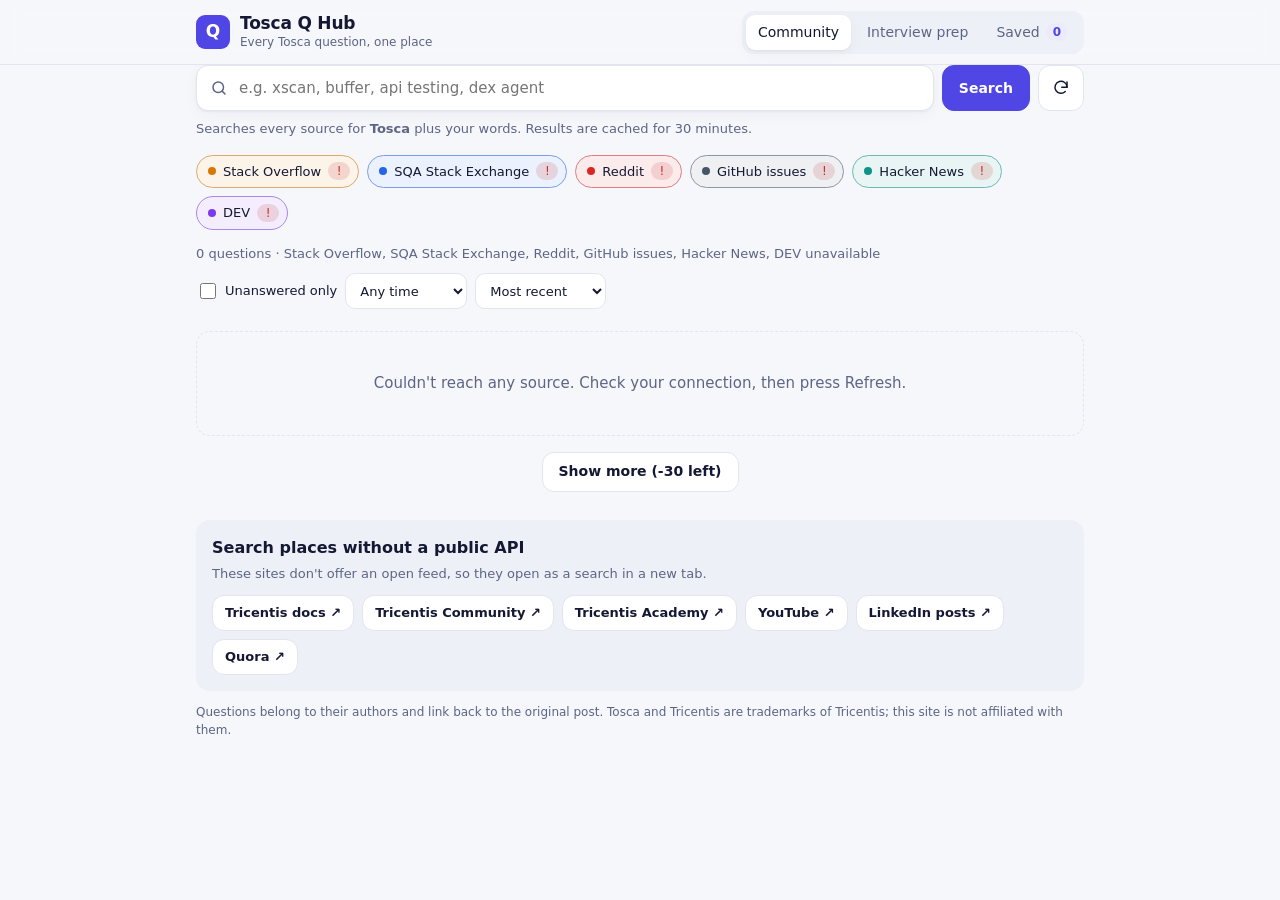
<file: tosca/index.html>
<!doctype html>
<html lang="en">
<head>
<meta charset="utf-8">
<meta name="viewport" content="width=device-width, initial-scale=1">
<title>Tosca Q Hub</title>
<meta name="description" content="Every Tricentis Tosca question in one place: live questions from Stack Overflow, SQA Stack Exchange, Reddit, GitHub, Hacker News and DEV, plus a curated interview question bank.">
<meta name="theme-color" content="#f6f7fb" media="(prefers-color-scheme: light)">
<meta name="theme-color" content="#0f1222" media="(prefers-color-scheme: dark)">
<link rel="icon" href="data:image/svg+xml,%3Csvg xmlns='http://www.w3.org/2000/svg' viewBox='0 0 32 32'%3E%3Crect width='32' height='32' rx='8' fill='%234f46e5'/%3E%3Ctext x='16' y='22' font-family='Arial' font-weight='700' font-size='17' fill='white' text-anchor='middle'%3EQ%3C/text%3E%3C/svg%3E">
<link rel="stylesheet" href="styles.css">
</head>
<body>
<a class="skip" href="#main">Skip to results</a>

<header class="top">
  <div class="wrap top-row">
    <a class="brand" href="./">
      <span class="logo" aria-hidden="true">Q</span>
      <span><strong>Tosca Q Hub</strong><small>Every Tosca question, one place</small></span>
    </a>
    <nav class="tabs" role="tablist" aria-label="Sections">
      <button role="tab" id="tab-feed" aria-controls="panel-feed" aria-selected="true" data-tab="feed">Community</button>
      <button role="tab" id="tab-prep" aria-controls="panel-prep" aria-selected="false" data-tab="prep">Interview prep</button>
      <button role="tab" id="tab-saved" aria-controls="panel-saved" aria-selected="false" data-tab="saved">Saved <span class="pill" id="savedCount">0</span></button>
    </nav>
  </div>
</header>

<main id="main" class="wrap">

  <!-- Community feed -->
  <section id="panel-feed" role="tabpanel" aria-labelledby="tab-feed">
    <form class="search" id="searchForm" role="search">
      <label class="sr" for="q">Search Tosca questions</label>
      <svg class="search-ico" viewBox="0 0 24 24" aria-hidden="true"><circle cx="11" cy="11" r="7"/><path d="m20 20-3.5-3.5"/></svg>
      <input id="q" name="q" type="search" placeholder="e.g. xscan, buffer, api testing, dex agent" autocomplete="off" spellcheck="false">
      <button type="submit" class="btn primary">Search</button>
      <button type="button" class="btn ghost icon" id="refreshBtn" title="Fetch again, ignoring the cache" aria-label="Refresh"><svg viewBox="0 0 24 24" aria-hidden="true"><path d="M20 11a8 8 0 1 0-2.3 5.7"/><path d="M20 4v7h-7"/></svg></button>
    </form>
    <p class="hint">Searches every source for <b>Tosca</b> plus your words. Results are cached for 30 minutes.</p>

    <div class="sources" id="sourceChips" aria-label="Sources"></div>

    <div class="toolbar">
      <div class="summary" id="summary" aria-live="polite">Loading…</div>
      <div class="controls">
        <label class="check"><input type="checkbox" id="unanswered"> Unanswered only</label>
        <label class="sel"><span class="sr">Time range</span>
          <select id="range">
            <option value="0">Any time</option>
            <option value="30">Past month</option>
            <option value="365">Past year</option>
            <option value="1095">Past 3 years</option>
          </select>
        </label>
        <label class="sel"><span class="sr">Sort by</span>
          <select id="sort">
            <option value="recent">Most recent</option>
            <option value="relevance">Best match</option>
            <option value="votes">Most votes</option>
            <option value="answers">Most answers</option>
          </select>
        </label>
      </div>
    </div>

    <ol class="list" id="feedList"></ol>
    <div class="empty" id="feedEmpty" hidden></div>
    <button class="btn ghost more" id="moreBtn" hidden>Show more</button>

    <aside class="elsewhere">
      <h2>Search places without a public API</h2>
      <p>These sites don't offer an open feed, so they open as a search in a new tab.</p>
      <div class="links" id="elsewhere"></div>
    </aside>
  </section>

  <!-- Interview prep -->
  <section id="panel-prep" role="tabpanel" aria-labelledby="tab-prep" hidden>
    <div class="prep-head">
      <div>
        <h1>Interview question bank</h1>
        <p class="hint">Hand-written answers covering the questions that come up most in Tosca interviews.</p>
      </div>
      <label class="search small"><span class="sr">Filter interview questions</span>
        <svg class="search-ico" viewBox="0 0 24 24" aria-hidden="true"><circle cx="11" cy="11" r="7"/><path d="m20 20-3.5-3.5"/></svg>
        <input id="prepQ" type="search" placeholder="Filter questions" autocomplete="off">
      </label>
    </div>
    <div class="cats" id="prepCats" aria-label="Topics"></div>
    <div class="prep-tools">
      <span id="prepSummary" aria-live="polite"></span>
      <span><button class="link" id="expandAll">Expand all</button> · <button class="link" id="collapseAll">Collapse all</button></span>
    </div>
    <div class="qa" id="prepList"></div>
  </section>

  <!-- Saved -->
  <section id="panel-saved" role="tabpanel" aria-labelledby="tab-saved" hidden>
    <h1>Saved questions</h1>
    <p class="hint">Saved in this browser only.</p>
    <ol class="list" id="savedList"></ol>
    <div class="empty" id="savedEmpty" hidden>Nothing saved yet. Tap the bookmark on any question to keep it here.</div>
  </section>
</main>

<footer class="foot wrap">
  <p>Questions belong to their authors and link back to the original post. Tosca and Tricentis are trademarks of Tricentis; this site is not affiliated with them.</p>
</footer>

<script src="sources.js"></script>
<script src="interview.js"></script>
<script src="app.js"></script>
</body>
</html>
</file>
<file: premium.css>
/* Galla: premium theme.
   Sage-grey page, white panels, a bottle-green statement card with brass
   highlights. Instrument Serif for the greeting and the big figure,
   Hanken Grotesk for everything else. Loads after the base styles in
   index.html and overrides their tokens. */

:root{
  --bg:#ECEEE8;
  --surface:#FFFFFF;
  --surface-2:#F3F4F0;
  --ink:#17221D;
  --muted:#56625B;
  --line:#E6E9E2;
  --accent:#1F5C45;
  --accent-ink:#FFFFFF;
  --accent-soft:#E4EEE8;
  --vault:#16392D;
  --vault-ink:#F1F0E8;
  --vault-muted:#B3C4B9;
  --brass:#D4B26A;
  --brass-ink:#E7CF95;
  --income:#1E7A4E;
  --danger:#B42B32;
  --warn:#8A5A00;
  --marigold:#A8761C;
  --shadow:0 0 0 1px rgba(23,34,29,.06);
  --serif:"Instrument Serif",Georgia,serif;
  --display:"Hanken Grotesk",ui-sans-serif,system-ui,sans-serif;
  --body:"Hanken Grotesk",ui-sans-serif,system-ui,sans-serif;
  --mono:var(--body);
}

body{background:var(--bg);color:var(--ink);font-size:15px;line-height:1.5}
h1,h2,h3{font-family:var(--display);letter-spacing:-.01em}
h2{font-size:18px;font-weight:600}
.num{font-variant-numeric:tabular-nums lining-nums;letter-spacing:0}
.eyebrow{text-transform:none;letter-spacing:0;font-size:13px;font-weight:500}
:focus-visible,button:focus-visible,input:focus-visible,select:focus-visible,summary:focus-visible,a:focus-visible{outline:2px solid var(--accent);outline-offset:2px}
button:disabled{opacity:.6;cursor:wait}
.skip-link{position:fixed;left:16px;top:-80px;z-index:100;background:var(--ink);color:#fff;padding:10px 14px;border-radius:10px}
.skip-link:focus{top:12px}

/* ---------- sidebar (desktop) ---------- */
.sidebar{display:none}
@media (min-width:1060px){
  .sidebar{display:flex;flex-direction:column;gap:28px;position:fixed;top:0;bottom:0;left:0;width:248px;padding:28px 20px;z-index:22}
  .sidebar-brand{display:flex;align-items:center;gap:12px;padding:0 8px;color:var(--ink);text-decoration:none}
  .sidebar-brand strong{font-family:var(--serif);font-weight:400;font-size:27px;line-height:1}
  .sidebar .tabs{display:flex;flex-direction:column;gap:2px;background:none;border:0;box-shadow:none;padding:0;border-radius:0}
  .sidebar .tabs button{justify-content:flex-start;gap:12px;min-height:44px;padding:0 12px;border-radius:12px;color:var(--muted);font-weight:500;font-size:15px}
  .sidebar .tabs button:hover{color:var(--ink);background:rgba(23,34,29,.05)}
  .sidebar .tabs button[aria-selected="true"]{background:#FFFFFF;color:var(--ink);font-weight:600;box-shadow:0 1px 0 rgba(23,34,29,.08),0 0 0 1px rgba(23,34,29,.06)}
  .sidebar .tabs svg.i{display:block;width:20px;height:20px}
  .sidebar-foot{margin-top:auto;display:flex;align-items:center;gap:12px;padding:12px;border:0;border-radius:16px;background:rgba(255,255,255,.6);text-align:left;color:var(--ink);width:100%}
  .sidebar-foot:hover{background:#FFFFFF}
  .side-av{width:36px;height:36px;border-radius:50%;background:#D9DED5;display:inline-grid;place-items:center;font-weight:700;color:var(--vault);flex:none;font-size:13px}
  .side-who{min-width:0;display:grid}
  .side-who strong{font-weight:600;overflow:hidden;text-overflow:ellipsis;white-space:nowrap}
  .side-who small{color:var(--muted);font-size:13px}
  .app{margin-left:248px}
}

/* ---------- page shell and header ---------- */
.app{max-width:1180px;padding:28px clamp(16px,3.2vw,48px) 120px;gap:28px}
@media (min-width:1060px){.app{padding-bottom:64px}}
@media (min-width:1500px){.app{margin-left:max(248px,calc((100vw - 1180px)/2 + 124px))}}
header.top{display:flex;flex-wrap:wrap;align-items:center;gap:12px 10px}
.page-intro{flex-basis:100%;margin-bottom:6px}
.page-date{margin:0;color:var(--muted)}
.page-intro h1{font-family:var(--serif);font-weight:400;font-size:clamp(34px,4.4vw,54px);line-height:1.05;letter-spacing:-.01em;margin-top:4px}
.page-intro p#pageSubtitle{margin:6px 0 0;color:var(--muted);font-size:16px}
.month-bar{order:2;gap:10px}
.top-row{order:3}
.top-row .brand{display:none}
.mark{flex:none;display:block}
@media (max-width:1059px){
  .top-row{order:-1;flex-basis:100%;display:flex;justify-content:space-between}
  .top-row .brand{display:flex;align-items:center;gap:10px}
  .mobile-brand-name{font-family:var(--serif);font-size:24px;line-height:1}
}

.month-nav{background:#FFFFFF;border:0;border-radius:999px;box-shadow:0 0 0 1px rgba(23,34,29,.1);padding:0;gap:0}
.month-nav button{width:44px;height:44px;border-radius:999px;background:transparent;color:var(--muted)}
.month-nav button:hover{background:#F2F3EF}
.month-nav span{min-width:128px;font-weight:600;font-size:15px}
.linkbtn{color:var(--accent);text-decoration:none;font-size:14px;font-weight:500}
.linkbtn:hover{text-decoration:underline;text-underline-offset:3px}

/* buttons */
.primary{background:var(--ink);color:#F4F3EC;border-radius:999px;height:44px;padding:0 20px;font-weight:600;box-shadow:none}
.primary:hover{background:var(--accent);filter:none}
.iconbtn,.ghost,.acct{background:#FFFFFF;border:0;box-shadow:0 0 0 1px rgba(23,34,29,.12);border-radius:999px;color:var(--ink);font-weight:600}
.iconbtn{height:44px;padding:0 18px}
.iconbtn:hover,.ghost:hover{background:#F7F8F5}
.ghost{height:40px;padding:0 16px}
.smallbtn{background:#FFFFFF;border:0;box-shadow:0 0 0 1px rgba(23,34,29,.12);border-radius:999px;padding:6px 12px;min-height:36px}
.dangerbtn{border-radius:999px;border:0;background:var(--surface-2)}

/* panels */
.card,.pcard{background:var(--surface);border:0;border-radius:22px;box-shadow:var(--shadow);padding:clamp(22px,2.4vw,30px);min-width:0}
.card-h{margin-bottom:18px;align-items:baseline}
.card-h .sub{color:var(--muted);font-size:14px}
.panel{gap:28px}
.grid3{gap:16px}
.empty{color:var(--muted)}
.empty strong{font-family:var(--display);font-size:17px;font-weight:600;color:var(--ink)}
.note,.section-caption,.statusline,.check small,.tx .m,.rule .m{color:var(--muted)}
.statusline{text-align:left;font-size:13px}
.welcome{padding:24px}
.setup-list{display:flex;flex-wrap:wrap;gap:6px 28px;margin:12px 0;padding-left:20px}

/* hero used on the Split tab */
.hero{background:var(--vault);color:var(--vault-ink);border-radius:28px;box-shadow:0 30px 60px -30px rgba(15,40,31,.55);padding:clamp(24px,3vw,36px)}
.hero::after{display:none}
.hero .lbl{color:var(--vault-muted);font-size:15px;font-weight:500}
.hero .big{font-family:var(--serif);font-weight:400;letter-spacing:-.01em}
.hero-stat{background:rgba(241,240,232,.08);border:0;border-radius:16px;backdrop-filter:none}
.hero-stat .l{color:var(--vault-muted);font-size:14px}
.hero-stat .v{color:var(--vault-ink);font-size:22px;font-weight:600}

/* ---------- overview: the statement card ---------- */
.vault{position:relative;overflow:hidden;background:var(--vault);color:var(--vault-ink);border-radius:28px;padding:clamp(26px,3.4vw,44px);box-shadow:0 30px 60px -30px rgba(15,40,31,.55)}
.vault::after{content:"";position:absolute;right:-120px;top:-160px;width:420px;height:420px;border-radius:50%;border:1px solid rgba(212,178,106,.22);pointer-events:none}
.vault-grid{position:relative;display:grid;grid-template-columns:minmax(0,1.5fr) minmax(0,1fr);gap:clamp(28px,4vw,64px);align-items:end}
.vault-lbl{margin:0;font-family:var(--body);font-size:16px;font-weight:400;color:var(--vault-muted);letter-spacing:0}
.figure{font-family:var(--serif);font-weight:400;font-size:clamp(4.2rem,9vw,7.6rem);line-height:.9;margin-top:14px;overflow-wrap:anywhere}
.figure.neg{color:#F2B8B5}
.vault-note{margin:18px 0 0;font-size:17px;max-width:42ch;color:var(--vault-ink)}
.vault-note strong{color:var(--brass-ink);font-weight:600}
.vault-note .linkbtn{color:var(--brass-ink);font-size:17px;text-decoration:underline;text-underline-offset:3px}
.facts{display:flex;flex-direction:column}
.fact{display:flex;justify-content:space-between;align-items:center;gap:16px;min-height:58px;padding:10px 0;border-top:1px solid rgba(241,240,232,.14)}
.fact:last-child{border-bottom:1px solid rgba(241,240,232,.14)}
.fact-l{color:var(--vault-muted)}
.fact strong{font-size:20px;font-weight:600}
.fact-of{color:var(--vault-muted)}
.gold-btn{background:transparent;border:1px solid rgba(212,178,106,.6);color:var(--brass-ink);border-radius:999px;min-height:36px;padding:0 14px;font-weight:600;font-size:14px}
.gold-btn:hover{background:rgba(212,178,106,.12)}

.runway{position:relative;margin-top:clamp(32px,4vw,48px)}
.days{position:relative;display:flex;align-items:flex-end;gap:4px;height:72px}
.days span{flex:1;min-width:0;border-radius:3px 3px 1px 1px;background:rgba(241,240,232,.22)}
.days span.hit{background:var(--vault-ink)}
.days span.f{background:transparent;box-shadow:inset 0 0 0 1px rgba(241,240,232,.16)}
.days span.today{background:var(--brass)}
.days .pace{position:absolute;left:0;right:0;border-top:1px dashed rgba(212,178,106,.75);pointer-events:none}
.rlabels{position:relative;display:flex;justify-content:space-between;margin-top:10px;font-size:13px;color:var(--vault-muted);min-height:20px}
.r-today{position:absolute;top:0;transform:translateX(-50%);color:var(--brass-ink)}
.r-cap{margin:12px 0 0;font-size:14px;color:var(--vault-muted)}

/* ---------- overview: lower panels ---------- */
.ov-cols{display:grid;grid-template-columns:minmax(0,1.55fr) minmax(0,1fr);gap:28px;align-items:start}
.ov-col{display:grid;gap:28px;min-width:0}
.category-row{display:grid;grid-template-columns:44px minmax(0,1fr) auto;gap:14px;align-items:center;padding:6px 0}
.category-row+.category-row{margin-top:10px}
.category-mid{min-width:0}
.category-top{display:flex;justify-content:space-between;gap:12px;font-weight:600}
.category-top span:first-child{overflow-wrap:anywhere}
.category-top .pct{color:var(--muted);font-weight:400;font-size:14px}
.category-progress{height:6px;border-radius:999px;background:#EEF0EB;margin-top:10px;overflow:hidden}
.category-progress i{display:block;height:100%;border-radius:999px;background:var(--accent)}
.category-amt{font-weight:600;font-size:17px;white-space:nowrap}
.cat-ic{width:44px;height:44px;border-radius:14px}
.cat-ic svg{width:20px;height:20px}
.rec-day{margin:0 0 4px;font-size:13px;color:var(--muted)}
.rec-day:not(:first-child){margin-top:18px}
.tx{grid-template-columns:44px minmax(0,1fr) auto;gap:14px;padding:14px 4px;border-bottom:1px solid #EFF1EC;border-radius:12px}
.tx:hover{background:#F7F8F5}
.tx .d{font-weight:600}
.tx .m{font-size:14px}
.tx .amt{font-weight:600;font-size:17px}
.tx .amt.in{color:var(--income)}
.tag{background:var(--surface-2);border:0;color:var(--muted)}
#recent .tx:last-child{border-bottom:0}
.upcoming-row{display:grid;grid-template-columns:44px minmax(0,1fr) auto;align-items:center;gap:14px;padding:12px 0;border-bottom:1px solid #EFF1EC}
.upcoming-row:last-child{border-bottom:0}
.upcoming-row strong{font-weight:600;overflow-wrap:anywhere}
.upcoming-row small{display:block;color:var(--muted);font-size:13px}
.upcoming-row .num{font-weight:600;white-space:nowrap}
.up-empty{display:flex;gap:14px;align-items:flex-start}
.up-ic{width:44px;height:44px;border-radius:14px;background:var(--accent-soft);color:var(--accent);display:grid;place-items:center;flex:none}
.up-empty strong{font-weight:600}
.up-empty p{margin:4px 0 14px;color:var(--muted);font-size:14px}

/* quick entry */
.quick-form{display:flex;flex-direction:column;gap:16px}
.qf{display:flex;flex-direction:column;gap:6px;font-size:14px;font-weight:600;color:var(--ink);border:0;padding:0;margin:0;min-width:0}
.qf legend{padding:0;margin-bottom:8px;font-weight:600}
.qf>input{min-height:48px;border:0;border-radius:14px;background:var(--surface-2);padding:0 14px;font-weight:400;font-size:16px}
.q-amount{display:flex;align-items:center;gap:6px;background:var(--surface-2);border-radius:14px;padding:0 16px}
.q-amount:focus-within{box-shadow:0 0 0 2px var(--accent)}
.q-amount span{font-size:28px;color:var(--muted);font-weight:400}
.q-amount input{border:0;background:transparent;font-size:28px;font-weight:600;min-height:64px;width:100%;min-width:0;outline:none;-moz-appearance:textfield;appearance:textfield}
.q-amount input::-webkit-outer-spin-button,.q-amount input::-webkit-inner-spin-button{-webkit-appearance:none;margin:0}
.q-chips{display:flex;flex-wrap:wrap;gap:8px}
.q-chips label{position:relative;cursor:pointer}
.q-chips input{position:absolute;opacity:0;width:1px;height:1px}
.q-chips span{display:inline-flex;align-items:center;min-height:36px;padding:0 14px;border-radius:999px;background:var(--surface-2);color:#2E3A33;font-weight:500;font-size:14px}
.q-chips input:checked+span{background:var(--ink);color:#F4F3EC}
.q-chips input:focus-visible+span{outline:2px solid var(--accent);outline-offset:2px}
.q-save{min-height:48px;border:0;border-radius:999px;background:var(--ink);color:#F4F3EC;font-weight:600}
.q-save:hover{background:var(--accent)}
.q-status{margin:0;font-size:14px;color:var(--muted)}
.q-status:empty{display:none}

/* history */
.spending-details{padding:0;overflow:hidden}
.spending-details summary{cursor:pointer;padding:20px 26px;font-size:16px;font-weight:600;list-style-position:inside;min-height:44px}
.spending-details summary span{font-size:14px;color:var(--muted);font-weight:400;margin-left:12px}
.details-content{padding:4px 26px 28px}
.details-content .grid3{margin-bottom:28px}
.insight.card{background:var(--surface-2);box-shadow:none;padding:18px}
.insight .v{font-size:20px;font-weight:600}
.trend svg{width:100%;height:auto;display:block}
@media (min-width:981px){.trend svg{height:210px}}
.cal{max-width:560px}
.cal button{height:40px;aspect-ratio:auto;border-radius:10px}
.cal button.today{outline:2px solid var(--brass)}
.empty-ledger .runway,.empty-ledger .spending-details{display:none}

/* ---------- other panels ---------- */
.filters{gap:10px}
.search input{background:var(--surface-2);border:0;border-radius:14px;min-height:44px;padding:11px 12px 11px 36px}
select.sel,.sel{background:var(--surface-2);border:0;border-radius:14px;min-height:44px}
.seg{background:var(--surface-2);border:0;border-radius:999px;padding:3px}
.seg button{min-height:34px;color:var(--ink);font-size:14px}
.seg button[aria-pressed="true"]{background:var(--ink);color:#F4F3EC;box-shadow:none}
.chip{background:var(--accent-soft)}
.day-h{text-transform:none;letter-spacing:0;font-size:13px;font-weight:500;border-bottom-color:var(--line)}
.bud,.rule{border-bottom-color:#EFF1EC;padding:16px 0}
.bud .bar{background:#EEF0EB;height:6px}
.limit input,.overall input{background:var(--surface-2);border:0;border-radius:12px;min-height:40px}
.groups{gap:12px}
.group{background:var(--surface-2)!important;border:0;border-radius:18px;box-shadow:none!important}
.group:hover{box-shadow:0 0 0 2px var(--accent)!important}
.person{border-bottom-color:#EFF1EC}
.split-guide{line-height:1.8}
.split-guide button{min-height:44px}
.range-filters{display:grid;grid-template-columns:repeat(3,minmax(0,1fr));gap:12px}
.entry-options,.optional-profile{margin:12px 0;min-width:0}
.entry-options summary,.optional-profile summary{cursor:pointer;font-weight:600;padding:12px 0;min-height:44px}
.entry-options .row2{margin:12px 0}
#budgetStatus,#profileStatus,#backupStatus,#recurringStatus{font-size:14px;color:var(--ink)}
#recurringStatus button{margin:8px}
#reviewRecurring{margin:12px 0}
.data-card{margin-top:20px}
.file-label{position:relative;cursor:pointer;min-height:44px}
.file-label input{position:absolute;inset:0;opacity:0;width:100%;cursor:pointer}
.file-label input:disabled{cursor:not-allowed}
.file-label:focus-within{outline:2px solid var(--accent);outline-offset:2px}
.file-label:has(input:disabled){opacity:.6;cursor:not-allowed}
#restorePreview{margin-top:20px;border-top:1px solid var(--line);padding-top:16px}
#restorePreview p{overflow-wrap:anywhere}
.profile-grid{display:grid;grid-template-columns:280px minmax(0,1fr);gap:20px}
.profile-summary{text-align:center;align-self:start}
.profile-avatar{display:grid;place-items:center;width:88px;height:88px;margin:0 auto 20px;border-radius:50%;background:#D9DED5;color:var(--vault);font-size:30px;font-weight:700}
.profile-summary p{color:var(--muted);overflow-wrap:anywhere}
.profile-summary h2{overflow-wrap:anywhere}
.profile-summary button{margin-top:20px}
.profile-fields{display:grid;grid-template-columns:repeat(2,minmax(0,1fr));gap:20px;margin-top:24px}
.profile-fields input{width:100%;min-width:0}
.profile-actions{display:flex;align-items:center;gap:16px;flex-wrap:wrap;margin-top:24px}
.card .fl input,.card .fl select{background:var(--surface-2);border:0;border-radius:12px;min-height:44px}

/* ---------- sheets ---------- */
.scrim{background:rgba(15,30,24,.4);backdrop-filter:blur(4px);-webkit-backdrop-filter:blur(4px)}
.sheet{background:#FFFFFF;border:0;border-radius:26px 26px 0 0}
@media (min-width:640px){.sheet{border-radius:24px}}
.fl{font-size:14px;color:var(--ink);font-weight:600}
.fl input,.fl select{background:var(--surface-2);border:0;border-radius:12px;min-height:44px;font-size:16px;font-weight:400}
.amount-field{border-bottom:0;background:var(--surface-2);border-radius:16px;padding:8px 16px}
.amount-field:focus-within{box-shadow:0 0 0 2px var(--accent)}
.amount-field input:focus-visible{outline:none}
.amount-field span{font-weight:400}
.amount-field input{font-weight:600}
.quick button{background:var(--surface-2);border:0;min-height:36px;border-radius:999px}
.catgrid label{border:0;background:var(--surface-2);border-radius:14px;position:relative}
.catgrid label:has(input:checked){background:var(--accent-soft);box-shadow:inset 0 0 0 2px var(--accent)}
.catgrid label,.pchips label{position:relative}
.catgrid input,.pchips input{width:1px!important;height:1px!important;left:0;top:0}
.pchips label{border:0;background:var(--surface-2)}
.pchips label:has(input:checked){background:var(--accent-soft);box-shadow:inset 0 0 0 2px var(--accent)}
.check{border:0;background:var(--surface-2);border-radius:14px}
.splitbox{border:0;background:var(--surface-2);border-radius:16px}
.splitbox .fl input,.splitbox .fl select,.share-row input,.inline-add input{background:#FFFFFF;border:0}
.sheet-actions .primary{height:50px;font-size:16px}
#scrim .sheet{display:flex;flex-direction:column;max-height:92dvh;overflow:hidden;padding-bottom:0}
#scrim .sheet-h,#scrim .grab{flex-shrink:0}
#form{overflow-y:auto;min-height:0;flex:1;padding:2px 4px 12px;gap:14px}
#scrim .entry-footer{flex-shrink:0;background:#FFFFFF;border-top:1px solid var(--line);padding:10px 0 calc(12px + env(safe-area-inset-bottom,0px))}
#scrim .entry-footer .sheet-actions{margin-top:0;padding-top:4px}
#scrim .entry-footer .note{margin:4px 0}
#entrySaveStatus:empty{display:none}

/* ---------- lock screen and toast ---------- */
.lock{background:var(--bg)}
.keypad button{background:#FFFFFF;box-shadow:0 0 0 1px rgba(23,34,29,.08)}
.dots i{border-color:var(--accent)}
.dots i.on{background:var(--accent)}
.toast{background:var(--ink);color:#F4F3EC;border-radius:12px}

/* ---------- phone and tablet ---------- */
.bottom-nav{background:rgba(255,255,255,.9);backdrop-filter:blur(18px);-webkit-backdrop-filter:blur(18px);border-top:1px solid rgba(23,34,29,.08);grid-template-columns:repeat(6,minmax(0,1fr))}
.bottom-nav button{color:var(--muted);font-size:11px;min-height:48px;padding:6px 2px;min-width:0}
.bottom-nav button[aria-selected="true"]{color:var(--ink);font-weight:600}
.bottom-nav button[aria-selected="true"] svg{background:none;padding:0;width:20px;box-sizing:border-box;color:var(--accent)}
.bottom-nav svg{width:22px;height:22px}
.fab{width:56px;height:56px;background:var(--ink);color:#F4F3EC;box-shadow:0 10px 24px rgba(15,40,31,.3)}

@media (max-width:1080px){.ov-cols{grid-template-columns:minmax(0,1fr)}}
@media (max-width:860px){
  .vault-grid{grid-template-columns:minmax(0,1fr);align-items:start}
  .profile-grid,.profile-fields{grid-template-columns:minmax(0,1fr)}
}
@media (max-width:640px){
  .range-filters{grid-template-columns:minmax(0,1fr)}
  .spending-details summary span{display:block;margin:4px 0 0 18px}
  .setup-list{display:block}
  .setup-list li{margin:8px 0}
  .welcome .btns{width:100%}
  .welcome .btns button{flex:1}
  .filters .seg{width:100%;justify-content:center}
  .filters select{width:100%}
  .rule{grid-template-columns:40px minmax(0,1fr)}
  .rule .acts{grid-column:2}
  .sheet{padding-bottom:calc(20px + env(safe-area-inset-bottom,0px))}
  .days{gap:2px;height:60px}
}
@media (max-width:480px){
  .app{padding:20px 16px 120px;gap:22px}
  .page-intro h1{font-size:36px}
  .month-bar{flex-basis:100%}
  .top-row .iconbtn{width:44px;padding:0}
  .vault{border-radius:24px;padding:24px 20px}
  .figure{font-size:clamp(3.4rem,17vw,4.6rem)}
  .vault-note{font-size:16px}
  .card,.pcard{padding:20px;border-radius:20px}
  .category-amt,.tx .amt{font-size:16px}
}
@media (prefers-reduced-transparency:reduce){.bottom-nav{background:#FFFFFF;backdrop-filter:none}}
@media (prefers-reduced-motion:reduce){*,*::before,*::after{animation:none!important;transition:none!important;scroll-behavior:auto!important}}

/* ---------- category alerts and UPI ---------- */
.cat-alerts{list-style:none;margin:18px 0 0;padding:0;display:flex;flex-direction:column;gap:8px;max-width:46ch}
.cat-alerts li{display:flex;align-items:center;gap:10px;font-size:15px;color:var(--vault-ink)}
.cat-alerts .dot{width:8px;height:8px;border-radius:50%;flex:none;background:var(--brass)}
.cat-alerts li.over .dot{background:#F2B8B5}
.cat-alerts .linkbtn{color:var(--brass-ink);font-size:15px}
.upi-pay{display:grid;gap:8px;justify-items:start;padding:14px 0}
.upi-pay .primary{text-decoration:none}
.upi-pay .note{margin:0}
.suggest a.smallbtn{text-decoration:none;color:var(--accent);white-space:nowrap}
.suggest{display:flex;flex-wrap:wrap;align-items:center;gap:8px 10px}
.suggest>span:nth-child(2){flex:1 1 150px;min-width:0}

/* ---------- statement import ---------- */
@media (min-width:640px){.sheet.wide{max-width:860px}}
.imp-pick{position:relative;justify-self:start;margin:6px 0}
.imp-map{display:grid;grid-template-columns:repeat(3,minmax(0,1fr));gap:12px}
.imp-bar{display:flex;justify-content:space-between;align-items:center;gap:12px;flex-wrap:wrap;padding:10px 0;border-bottom:1px solid var(--line);font-size:14px;color:var(--muted)}
.imp-all{display:flex;gap:8px;align-items:center;color:var(--ink);font-weight:600;min-height:44px}
.imp-all input,.imp-row>input[type=checkbox]{width:18px;height:18px;accent-color:var(--accent)}
.imp-list{display:flex;flex-direction:column;max-height:52dvh;overflow:auto;margin:0 -4px;padding:0 4px}
.imp-row{display:grid;grid-template-columns:24px minmax(0,1fr) 180px 120px;gap:12px;align-items:center;padding:10px 0;border-bottom:1px solid #EFF1EC}
.imp-row.off{opacity:.55}
.imp-desc{width:100%;border:0;background:transparent;font-weight:600;padding:4px 6px;margin-left:-6px;border-radius:8px;min-height:32px}
.imp-desc:hover,.imp-desc:focus{background:var(--surface-2)}
.imp-meta{font-size:13px;color:var(--muted)}
.imp-cat{border:0;background:var(--surface-2);border-radius:10px;min-height:38px;padding:0 8px;width:100%;min-width:0}
.imp-type{justify-self:end;border:0;background:none;font-weight:600;font-variant-numeric:tabular-nums;white-space:nowrap;min-height:38px;padding:0 6px;border-radius:8px;color:var(--ink)}
.imp-type.income{color:var(--income)}
.imp-type:hover{background:var(--surface-2)}
.imp-actions{margin-top:14px}
@media (max-width:640px){
  .imp-map{grid-template-columns:minmax(0,1fr) minmax(0,1fr)}
  .imp-row{grid-template-columns:24px minmax(0,1fr) auto}
  .imp-cat{grid-column:2/-1}
}

/* ---------- account ---------- */
.account-card{margin-bottom:20px}
.account-card h2{margin-bottom:8px}
.acct-who{margin:4px 0}
.acct-form{display:flex;gap:12px;align-items:flex-end;flex-wrap:wrap;margin-top:12px}
.acct-form .fl{flex:1 1 240px}
.account-card code{background:var(--surface-2);padding:1px 6px;border-radius:6px}
.sheet .inline-add input{background:var(--surface-2);border:0;border-radius:12px;min-height:40px}
</file>
<file: tosca/styles.css>
:root {
  --bg: #f6f7fb;
  --surface: #ffffff;
  --surface-2: #eef0f7;
  --ink: #141833;
  --muted: #5d6585;
  --line: #e2e5f0;
  --accent: #4f46e5;
  --accent-ink: #ffffff;
  --accent-soft: #eceafd;
  --ok: #15803d;
  --ok-soft: #e3f5e9;
  --warn: #b45309;
  --warn-soft: #fdf0dc;
  --danger: #c53030;
  --shadow: 0 1px 2px rgba(20, 24, 51, .05), 0 4px 16px rgba(20, 24, 51, .04);
  --c-so: #d97706;
  --c-sqa: #2563eb;
  --c-reddit: #dc2626;
  --c-github: #475569;
  --c-hn: #0d9488;
  --c-devto: #7c3aed;
  color-scheme: light;
}
@media (prefers-color-scheme: dark) {
  :root:not([data-theme="light"]) {
    --bg: #0f1222; --surface: #171b30; --surface-2: #20253f; --ink: #e8eaf6; --muted: #9aa2c4;
    --line: #2a3050; --accent: #8b85ff; --accent-ink: #0f1222; --accent-soft: #252a52;
    --ok: #4ade80; --ok-soft: #173326; --warn: #fbbf24; --warn-soft: #3a2c12; --danger: #f87171;
    --shadow: none;
    --c-so: #f59e0b; --c-sqa: #60a5fa; --c-reddit: #f87171; --c-github: #94a3b8; --c-hn: #2dd4bf; --c-devto: #a78bfa;
    color-scheme: dark;
  }
}
:root[data-theme="dark"] {
  --bg: #0f1222; --surface: #171b30; --surface-2: #20253f; --ink: #e8eaf6; --muted: #9aa2c4;
  --line: #2a3050; --accent: #8b85ff; --accent-ink: #0f1222; --accent-soft: #252a52;
  --ok: #4ade80; --ok-soft: #173326; --warn: #fbbf24; --warn-soft: #3a2c12; --danger: #f87171;
  --shadow: none;
  --c-so: #f59e0b; --c-sqa: #60a5fa; --c-reddit: #f87171; --c-github: #94a3b8; --c-hn: #2dd4bf; --c-devto: #a78bfa;
  color-scheme: dark;
}

* { box-sizing: border-box; }
html { -webkit-text-size-adjust: 100%; }
body {
  margin: 0; background: var(--bg); color: var(--ink);
  font: 15px/1.5 system-ui, -apple-system, "Segoe UI", Roboto, "Helvetica Neue", Arial, sans-serif;
  overflow-x: hidden;
}
a { color: var(--accent); }
button, input, select { font: inherit; color: inherit; }
h1 { font-size: 22px; letter-spacing: -.3px; margin: 8px 0 2px; }
h2 { font-size: 16px; margin: 0 0 4px; }
.sr { position: absolute; width: 1px; height: 1px; overflow: hidden; clip: rect(0 0 0 0); white-space: nowrap; }
.skip { position: fixed; left: 16px; top: -60px; background: var(--surface); padding: 10px 14px; border-radius: 8px; z-index: 50; }
.skip:focus { top: 12px; }
:focus-visible { outline: 2px solid var(--accent); outline-offset: 2px; }

.wrap { max-width: 920px; margin: 0 auto; padding: 0 16px; }

/* Header */
.top { position: sticky; top: 0; z-index: 10; background: color-mix(in srgb, var(--bg) 88%, transparent); backdrop-filter: blur(10px); -webkit-backdrop-filter: blur(10px); border-bottom: 1px solid var(--line); }
.top-row { display: flex; align-items: center; justify-content: space-between; gap: 12px; min-height: 64px; flex-wrap: wrap; padding-top: 8px; padding-bottom: 8px; }
.brand { display: flex; align-items: center; gap: 10px; color: var(--ink); text-decoration: none; }
.brand strong { display: block; font-size: 17px; letter-spacing: -.2px; line-height: 1.2; }
.brand small { display: block; color: var(--muted); font-size: 12px; }
.logo { width: 34px; height: 34px; border-radius: 9px; display: grid; place-items: center; background: var(--accent); color: var(--accent-ink); font-weight: 700; font-size: 17px; }
.tabs { display: flex; gap: 4px; background: var(--surface-2); padding: 4px; border-radius: 12px; }
.tabs button { border: 0; background: none; padding: 7px 12px; border-radius: 9px; cursor: pointer; color: var(--muted); font-weight: 500; font-size: 14px; display: flex; align-items: center; gap: 6px; white-space: nowrap; }
.tabs button[aria-selected="true"] { background: var(--surface); color: var(--ink); box-shadow: var(--shadow); }
.pill { background: var(--accent-soft); color: var(--accent); border-radius: 99px; padding: 0 7px; font-size: 12px; font-weight: 600; }

main { padding-top: 20px; padding-bottom: 32px; }

/* Search */
.search { position: relative; display: flex; gap: 8px; align-items: center; }
.search input { flex: 1; min-width: 0; height: 46px; padding: 0 14px 0 42px; border-radius: 12px; border: 1px solid var(--line); background: var(--surface); box-shadow: var(--shadow); }
.search input:focus { outline: none; border-color: var(--accent); box-shadow: 0 0 0 3px var(--accent-soft); }
.search-ico { position: absolute; left: 14px; top: 50%; width: 18px; height: 18px; transform: translateY(-50%); fill: none; stroke: var(--muted); stroke-width: 2; stroke-linecap: round; pointer-events: none; }
.search.small input { height: 40px; }
.hint { color: var(--muted); font-size: 13px; margin: 8px 0 0; }

.btn { height: 46px; padding: 0 16px; border-radius: 12px; border: 1px solid var(--line); background: var(--surface); cursor: pointer; font-weight: 600; font-size: 14px; display: inline-flex; align-items: center; justify-content: center; text-decoration: none; color: var(--ink); white-space: nowrap; }
.btn.primary { background: var(--accent); color: var(--accent-ink); border-color: var(--accent); }
.btn.ghost:hover { background: var(--surface-2); }
.btn.icon { width: 46px; padding: 0; }
.btn.icon svg { width: 18px; height: 18px; fill: none; stroke: currentColor; stroke-width: 2; stroke-linecap: round; stroke-linejoin: round; }
.link { border: 0; background: none; color: var(--accent); cursor: pointer; padding: 0; font-size: 13px; }

/* Source chips */
.sources, .cats { display: flex; flex-wrap: wrap; gap: 8px; margin: 16px 0 4px; }
.chip { display: inline-flex; align-items: center; gap: 7px; border: 1px solid var(--line); background: var(--surface); border-radius: 99px; padding: 6px 8px 6px 11px; font-size: 13px; cursor: pointer; font-weight: 500; }
.chip .dot { width: 8px; height: 8px; border-radius: 50%; background: var(--src); }
.chip .count { background: var(--surface-2); color: var(--muted); border-radius: 99px; padding: 0 7px; font-size: 12px; min-width: 22px; text-align: center; font-variant-numeric: tabular-nums; }
.chip[aria-pressed="true"] { border-color: color-mix(in srgb, var(--src) 55%, var(--line)); background: color-mix(in srgb, var(--src) 9%, var(--surface)); }
.chip[aria-pressed="false"] { color: var(--muted); }
.chip[aria-pressed="false"] .dot { background: transparent; box-shadow: inset 0 0 0 1.5px var(--muted); }
.chip.loading .count { animation: pulse 1.2s ease-in-out infinite; }
.chip.error .count { background: color-mix(in srgb, var(--danger) 15%, transparent); color: var(--danger); }
@keyframes pulse { 50% { opacity: .35; } }

/* Toolbar */
.toolbar { display: flex; flex-wrap: wrap; align-items: center; justify-content: space-between; gap: 10px; margin: 14px 0 12px; }
.summary { color: var(--muted); font-size: 13px; }
.controls { display: flex; flex-wrap: wrap; gap: 8px; align-items: center; }
.check { display: inline-flex; align-items: center; gap: 6px; font-size: 13px; cursor: pointer; }
.check input { accent-color: var(--accent); width: 16px; height: 16px; }
select { height: 36px; border-radius: 10px; border: 1px solid var(--line); background: var(--surface); padding: 0 10px; font-size: 13px; }

/* Cards */
.list { list-style: none; margin: 0; padding: 0; display: grid; gap: 10px; }
.card { background: var(--surface); border: 1px solid var(--line); border-radius: 14px; padding: 14px 16px; box-shadow: var(--shadow); border-left: 3px solid var(--src, var(--line)); min-width: 0; }
.card-top { display: flex; align-items: center; gap: 8px; }
.src { display: inline-flex; align-items: center; gap: 6px; font-size: 12px; font-weight: 600; color: var(--muted); }
.src .dot { width: 7px; height: 7px; border-radius: 50%; background: var(--src); }
.badge { font-size: 11px; font-weight: 600; padding: 1px 8px; border-radius: 99px; }
.badge.ok { background: var(--ok-soft); color: var(--ok); }
.badge.open { background: var(--warn-soft); color: var(--warn); }
.save { margin-left: auto; border: 0; background: none; cursor: pointer; padding: 6px; border-radius: 8px; color: var(--muted); display: grid; place-items: center; flex: none; }
.save:hover { background: var(--surface-2); }
.save svg { width: 18px; height: 18px; fill: none; stroke: currentColor; stroke-width: 2; stroke-linejoin: round; }
.save[aria-pressed="true"] { color: var(--accent); }
.save[aria-pressed="true"] svg { fill: currentColor; }
.card h3 { font-size: 16px; line-height: 1.35; margin: 6px 0 4px; overflow-wrap: anywhere; }
.card h3 a { color: var(--ink); text-decoration: none; }
.card h3 a:hover { color: var(--accent); text-decoration: underline; }
.excerpt { margin: 0 0 8px; color: var(--muted); font-size: 14px; display: -webkit-box; -webkit-line-clamp: 2; -webkit-box-orient: vertical; overflow: hidden; overflow-wrap: anywhere; }
.meta { display: flex; flex-wrap: wrap; gap: 4px 14px; font-size: 12px; color: var(--muted); }
.tags { display: flex; flex-wrap: wrap; gap: 6px; margin-top: 8px; }
.tag { font-size: 11px; background: var(--surface-2); color: var(--muted); padding: 2px 8px; border-radius: 6px; overflow-wrap: anywhere; }
.also { font-size: 12px; color: var(--muted); margin-top: 8px; }

.empty { text-align: center; color: var(--muted); padding: 40px 16px; border: 1px dashed var(--line); border-radius: 14px; margin-top: 10px; }
.more { display: flex; margin: 16px auto 0; height: 40px; }

.elsewhere { margin-top: 28px; padding: 16px; border-radius: 14px; background: var(--surface-2); }
.elsewhere p { margin: 0 0 12px; color: var(--muted); font-size: 13px; }
.links { display: flex; flex-wrap: wrap; gap: 8px; }
.links .btn { height: 36px; font-size: 13px; padding: 0 12px; }

/* Interview prep */
.prep-head { display: flex; justify-content: space-between; align-items: flex-end; gap: 16px; flex-wrap: wrap; }
.prep-head .search { flex: 0 1 280px; }
.prep-tools { display: flex; justify-content: space-between; flex-wrap: wrap; gap: 8px; font-size: 13px; color: var(--muted); margin: 12px 0 10px; }
.qa { display: grid; gap: 8px; }
.qa-item { background: var(--surface); border: 1px solid var(--line); border-radius: 12px; box-shadow: var(--shadow); }
.qa-item summary { display: flex; align-items: center; gap: 10px; padding: 12px 10px 12px 14px; cursor: pointer; list-style: none; }
.qa-item summary::-webkit-details-marker { display: none; }
.qa-item summary::before { content: ""; width: 8px; height: 8px; border-right: 2px solid var(--muted); border-bottom: 2px solid var(--muted); transform: rotate(-45deg); transition: transform .15s; flex: none; margin-right: 2px; }
.qa-item[open] summary::before { transform: rotate(45deg); }
.qa-q { font-weight: 600; flex: 1; min-width: 0; overflow-wrap: anywhere; }
.qa-cat { font-size: 11px; color: var(--accent); background: var(--accent-soft); padding: 2px 8px; border-radius: 6px; white-space: nowrap; flex: none; }
.qa-item p { margin: 0; padding: 0 16px 14px 34px; color: var(--muted); }
.card.prep { padding: 0; border-left-color: var(--accent); }
.card.prep .qa-item { border: 0; box-shadow: none; background: none; }

.foot { color: var(--muted); font-size: 12px; padding-bottom: 32px; }

@media (max-width: 640px) {
  .top-row { min-height: 0; }
  .tabs { width: 100%; }
  .tabs button { flex: 1; justify-content: center; padding: 7px 6px; }
  .brand small { display: none; }
  .search .btn { padding: 0 12px; }
  .toolbar { flex-direction: column; align-items: stretch; }
  .controls { justify-content: space-between; }
  .controls .check { flex-basis: 100%; }
  .controls label.sel { flex: 1; min-width: 0; }
  .controls select { width: 100%; }
  .qa-cat { display: none; }
  .qa-item p { padding-left: 16px; }
}
</file>
